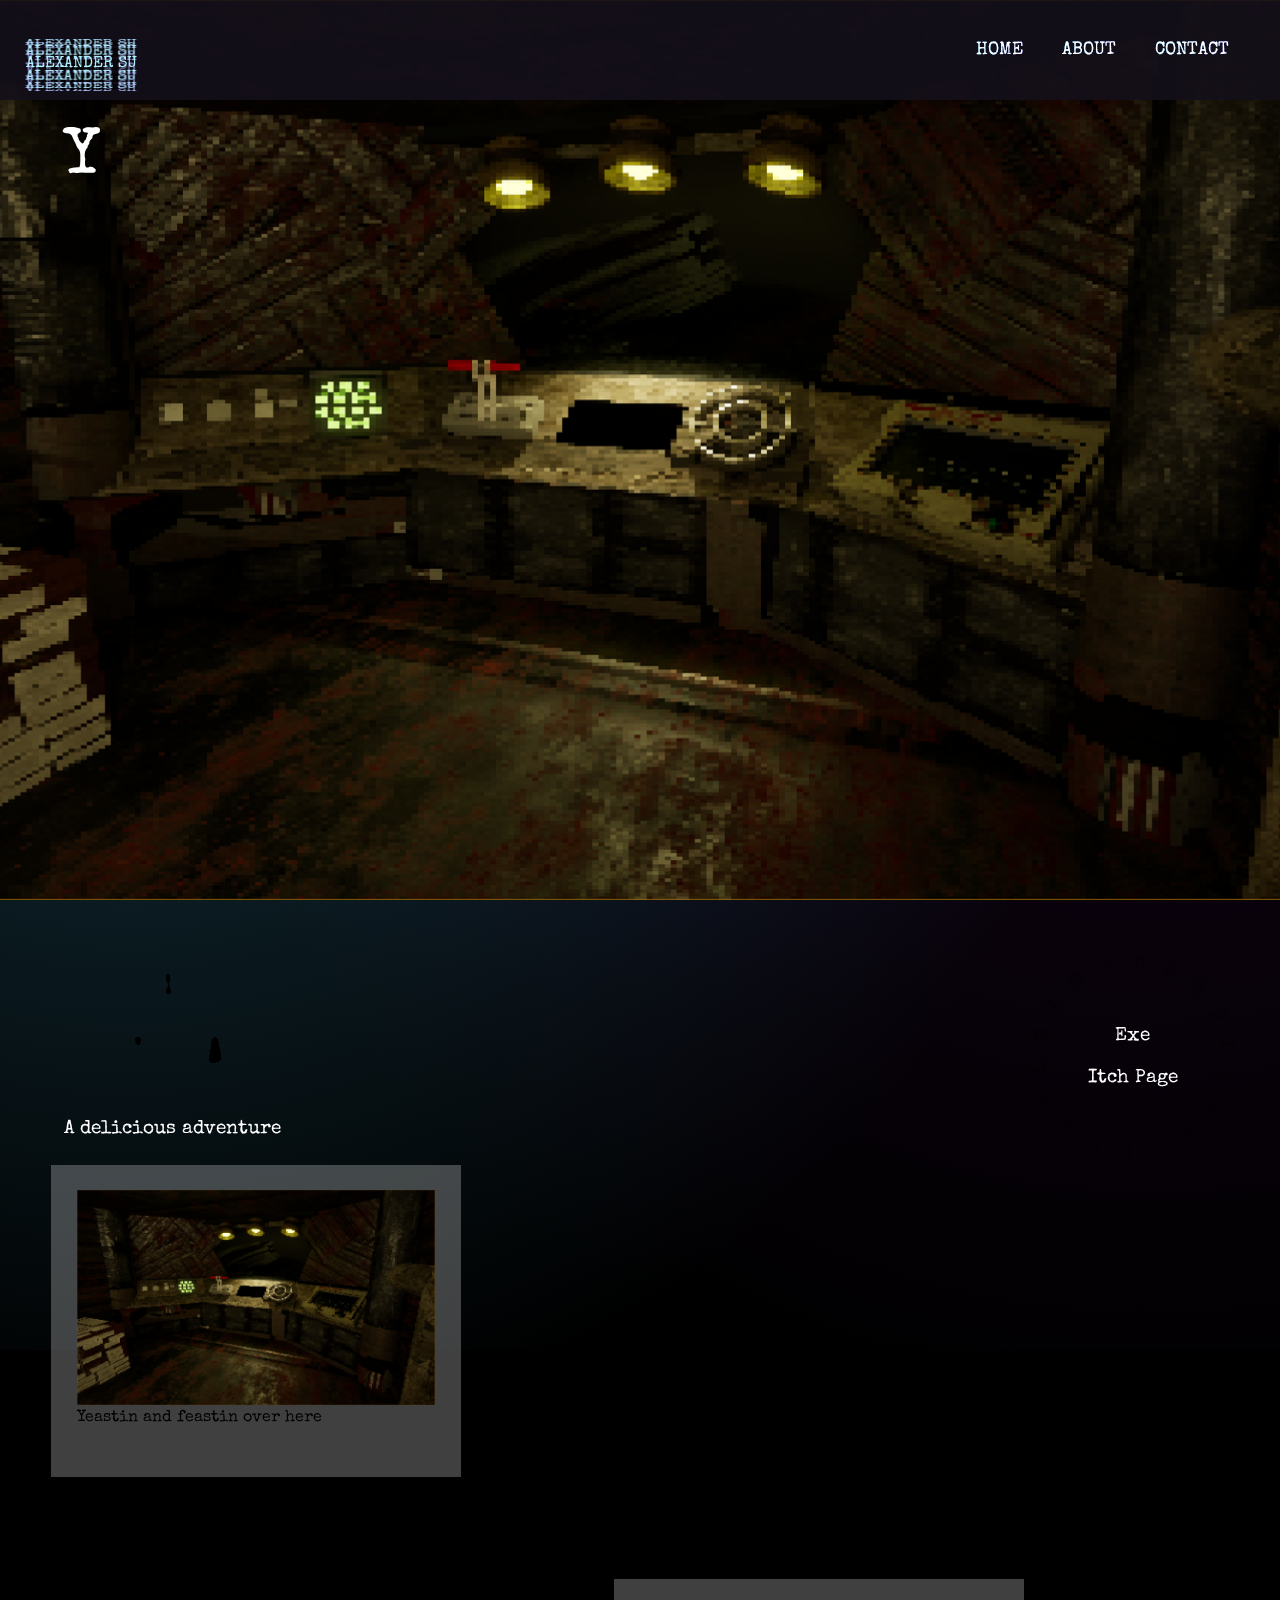
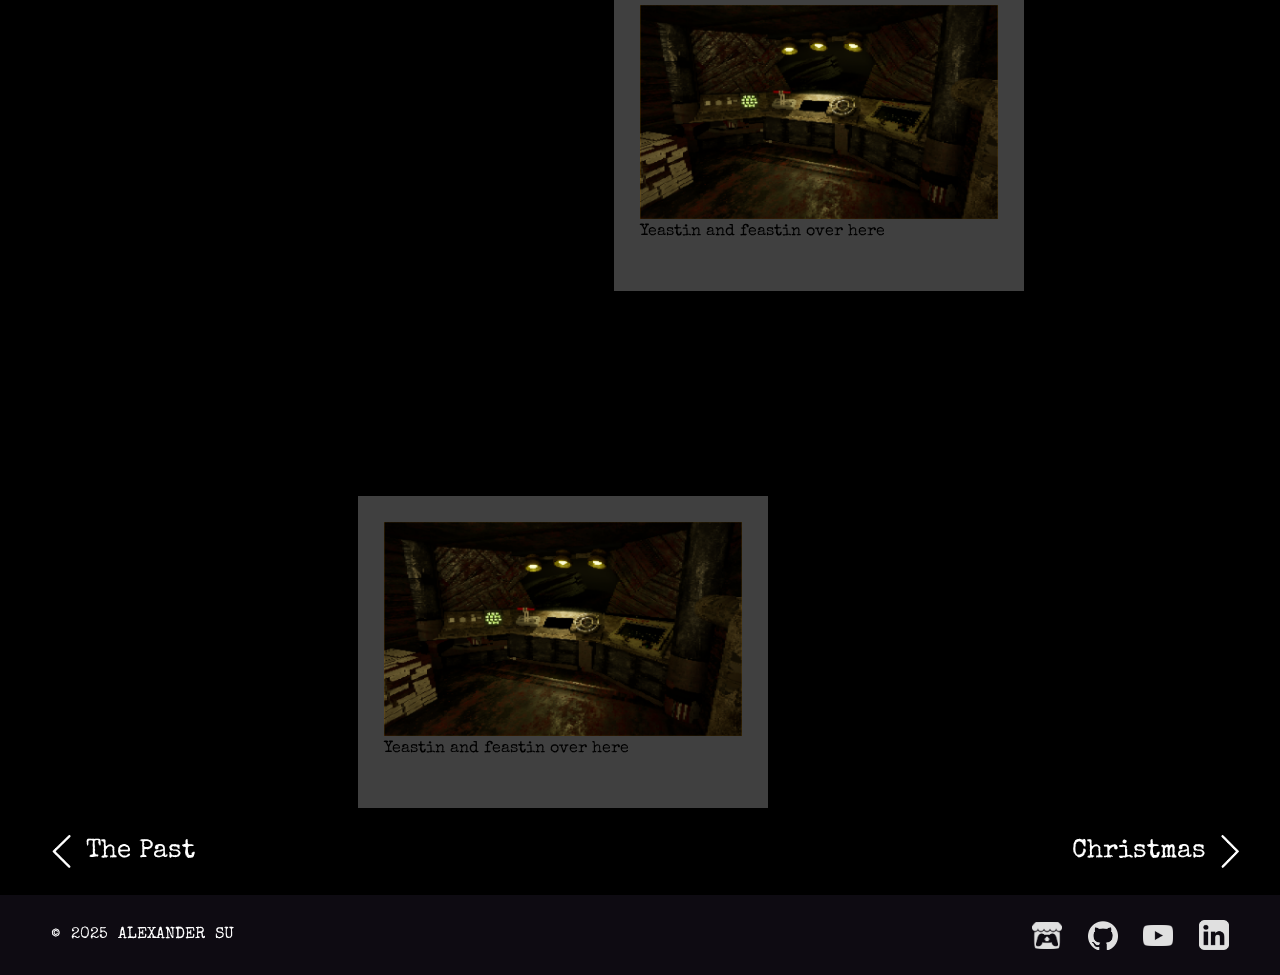
<file: YeastFeast.html>
<!DOCTYPE html>
<html lang="en">
<head>
    <meta charset="UTF-8">
    <meta name="viewport" content="width=device-width, initial-scale=1.0">
    <title>YeastFeast</title>


    <link rel="preconnect" href="https://fonts.googleapis.com">
    <link rel="preconnect" href="https://fonts.gstatic.com" crossorigin>
    <link href="https://fonts.googleapis.com/css2?family=Special+Elite&display=swap" rel="stylesheet">
  <link rel="stylesheet" crossorigin href="/assets/YeastFeast-Dfr37TDV.css">
</head>
<body>
    <header class="sticky-header">
    <nav>
        <a href="/" class="logo">
            <div class="container">
                <span style="--i:1;">ALEXANDER SU</span>
                <span style="--i:2;">ALEXANDER SU</span>
                <span style="--i:3;">ALEXANDER SU</span>
                <span style="--i:4;">ALEXANDER SU</span>
                <span style="--i:5;">ALEXANDER SU</span>
                <span style="--i:6;">ALEXANDER SU</span>
                <span style="--i:7;">ALEXANDER SU</span>
                <span style="--i:8;">ALEXANDER SU</span>
                <span style="--i:9;">ALEXANDER SU</span>
                <span style="--i:10;">ALEXANDER SU</span>
                <span style="--i:11;">ALEXANDER SU</span>
                <span style="--i:12;">ALEXANDER SU</span>
            </div>
        </a>
        <div class="links">
            <a href="/#.gallery">HOME</a>
            <a href="">ABOUT</a>
            <a href="">CONTACT</a>
        </div>
    </nav>
</header>

<style>
    .sticky-header {
        position: fixed;
        top: 0;
        left: 0;
        width: 100%;
        background-color: #141019e7;
        z-index: 10;
    }

    .sticky-header nav {
        height: 100px;
        padding: 0 4%;
        display: flex;
        justify-content: space-between;
    }

    .logo {
        display: flex;
        justify-content: center;
        align-items: center;
        margin-top: 30px;
        margin-left: 30px;
    }
    .logo .container {
        transform-style: preserve-3d;
        animation: rotate 25s linear infinite;
    }
    .logo span {
        position: absolute;
        white-space: nowrap;
        transform-style: preserve-3d;
        transform: translate(-50%, -50%) rotateX(calc(var(--i) * 30deg)) translateZ(25px);
        font-size: 1em;
        color: color-mix(in hsl, 
        #aff2ff calc(50% + 50% * cos(calc(var(--i) * 30deg))), 
        #aeaeff calc(50% - 50% * cos(calc(var(--i) * 30deg)))
    );
        background: linear-gradient(90deg, transparent, rgb(0, 0, 0), transparent);
        line-height: 0.7em;
    }
    @keyframes rotate {
        0% { transform: perspective(200px) rotateX(0deg) rotate(25deg); }
        100% { transform: perspective(200px) rotateX(360deg) rotate(25deg); }
    }

    .links {
        display: flex;
        gap: 3vw;
        align-items: center;
        position: relative;
    }

    .links a {
        color: #ffffff;
        font-size: 18px;
        text-decoration: none;
        position: relative;
        background: linear-gradient(to right, rgb(0, 195, 255), rgb(65, 58, 255), rgb(8, 195, 255));
        background-size: 200% 100%;
        -webkit-background-clip: text;
        background-clip: text;
        transition: all 0.3s ease;
        --gradient-width: 0px;
    }
    .links a:hover {
        transform: scale(1.2);
        color: transparent;
        animation: gradientPan var(--animation-duration, 2s) linear infinite;
        font-weight: 500;
    }
    .links a::before {
        content: '';
        position: absolute;
        width: 110%;
        height: 2px;
        left: -5%;
        bottom: -5px;
        background: white;
        transform: scaleX(0);
        transform-origin: left;
        transition: transform 0.4s ease-out;
    }
    .links a:hover::before {
        transform: scaleX(1);
    }
    @keyframes gradientPan {
        to { background-position: var(--gradient-width, 100%) center; }
    }
</style>

    <main>
        <div class="banner">
            <div class="title">
                <div class="name"></div>
                <div class="subtitle"></div>
            </div>
            <img src="/assets/banner-B6oU2IhB.png">
        </div>
        <div class="content">
            <div class="content-header">
                <div class="title">
                    <div class="morph">
                        <span id="text1"></span>
                        <span id="text2"></span>
                    </div>
                    <svg id="filters">
                        <defs>
                            <filter id="threshold">
                                <feColorMatrix in="SourceGraphic" type="matrix" values="1 0 0 0 0
                                                        0 1 0 0 0
                                                        0 0 1 0 0
                                                        0 0 0 255 -140" />
                            </filter>
                        </defs>
                    </svg>
                    <p class="subtitle">A delicious adventure</p>
                </div>
                <div class="download-links">                   
                    <p>DOWNLOAD - DOWNLOAD -</p>
                    <a href="">Exe</a>
                    <a href="">Itch Page</a>
                </div>
            </div>
            <div class="screenshot one">
                <img src="/assets/banner-B6oU2IhB.png">
                <p>Yeastin and feastin over here</p>
            </div>
            <div class="screenshot two">
                <img src="/assets/banner-B6oU2IhB.png">
                <p>Yeastin and feastin over here</p>
            </div>
            <div class="screenshot three">
                <img src="/assets/banner-B6oU2IhB.png">
                <p>Yeastin and feastin over here</p>
            </div>
            <div class="nav-buttons">
    <a class="nav-button" href="/">
        <img class="chev-left" src="/assets/chevron-left-Zp_tKixK.png">
        The Past
    </a>
    <a class="nav-button" href="/">
        Christmas
        <img class="chev-right" src="/assets/chevron-right-C7TtSoWZ.png">
    </a>
</div>
            <div class="grid-container"></div>
        </div>       
    </main>

    <footer class="footer">
    <nav>
		<div class="copyright">
			<span style="--i:0">&copy; &nbsp;</span>
			<span style="--i:1">2</span>
			<span style="--i:2">0</span>
			<span style="--i:3">2</span>
			<span style="--i:4">5 &nbsp;</span>
			<span style="--i:5">A</span>
			<span style="--i:6">L</span>
			<span style="--i:7">E</span>
			<span style="--i:8">X</span>
			<span style="--i:9">A</span>
			<span style="--i:10">N</span>
			<span style="--i:11">D</span>
			<span style="--i:12">E</span>
			<span style="--i:13">R &nbsp;</span>
			<span style="--i:14">S</span>
			<span style="--i:15">U</span>
		</div>
        <div class="social-media">
            <a href="https://sualexander.itch.io" target="_blank" rel="noopener noreferrer">
                <img style="mask-image: url('/assets/itch-ChVStNW1.png');">
            </a>
			<a href="https://github.com/sualexander" target="_blank" rel="noopener noreferrer">
                <img style="mask-image: url('/assets/github-BsLkggKK.png');">
            </a>
			<a href="https://www.youtube.com/@alexandersu9397" target="_blank" rel="noopener noreferrer">
                <img style="mask-image: url('/assets/youtube-qXmAa7Xs.png');">
            </a>
			<a href="https://www.linkedin.com/in/alexander-su-b9701824a" target="_blank" rel="noopener noreferrer">
                <img style="mask-image: url('/assets/linkedin-r0MfKeB5.png');">
            </a>
        </div>
    </nav>
</footer>

<style>
    .footer {
        background-color: #141019b3;
    }

    .footer nav {
		height: 80px;
        padding: 0 4%;
        display: flex;
        justify-content: space-between;
    }

	.footer .copyright {
		display: flex;
		align-items: center;
	}
    .footer span {
		pointer-events: none;
		position: relative;
		display: inline-block;
		font-size: 16px;
		color: #fff;
		animation: flip 5s infinite;
		animation-delay: calc(.15s * var(--i))
    }
	@keyframes flip {
		0%,80% { transform: rotateY(360deg) }
	}

    .social-media {
        display: flex;
        gap: 2vw;
		align-items: center;
    }

	.social-media a {
		height: 40%;
		display: flex;
		position: relative;
	}

	.social-media img {
		height: 100%;
		padding: 15px; /*hack for mask artifacts*/
		mask-size: contain;
		mask-repeat: no-repeat;
		mask-position: center;
		background: rgb(224, 224, 224);
		transition: all 0.5s ease;
	}
	.social-media img:hover {
		transform: scale(1.1);
		background: linear-gradient(to bottom, rgb(0, 200, 255), rgb(146, 13, 255), rgb(0, 200, 255));
		background-size: 100% 400%;
		animation: gradientPan2 3s linear infinite;
	}
	@keyframes gradientPan2 {
		0% { background-position: center 0%; }
		100% { background-position: center 130%; }
	}
</style>
</body>
</html>

<script>
    class TypeWriter {
        constructor(element, words, loop, options = {}) {
            this.element = element;
            this.words = words;
            this.loop = loop;
            this.part = '';
            this.i = 0;
            this.offset = 0;
            this.skipCount = 0;
            this.skipDelay = 50;
            this.forwards = true;
            this.intervalId = null;
            this.speed = options.speed;
        }

        start() {
            this.intervalID = setInterval(() => {
                if (this.forwards) {
                    if (this.offset >= this.words[this.i].length) {
                        ++this.skipCount;
                        if (this.skipCount == this.skipDelay) {
                            this.forwards = false;
                            this.skipCount = 0;
                        } else if (!this.loop && (this.i === this.words.length - 1)) {
                            this.element.setAttribute('data-text', this.part);
                            this.element.style.animation = "glitch 1.3s linear infinite";
                            clearInterval(this.intervalID);
                        }
                    }
                } else {
                    if (this.offset == 0) {
                        this.forwards = true;
                        this.i++;
                        this.offset = 0;
                        if (this.i >= this.words.length) {
                            this.i = 0;
                        }
                    }
                }

                this.part = this.words[this.i].substr(0, this.offset);
                if (this.skipCount == 0) {
                    if (this.forwards) {
                        this.offset++;
                    } else {
                        this.offset--;
                    }
                }
                this.element.textContent = this.part;
            }, this.speed);
        }
    }   

    document.addEventListener('DOMContentLoaded', () => {
        setTimeout(() => {
            const titleWriter = new TypeWriter(
                document.querySelector('.name'),
                ["YEAST FEAST"],
                false,
                {speed: 100}
            );
        titleWriter.start();
        }, 500);

        setTimeout(() => {
            const subtitleWriter = new TypeWriter(
                document.querySelector('.subtitle'),
                ["Made during Global Game Jam 2025", "A game about growing yeast, breaking bread", "A game about feeding your demons"],
                true,
                {speed: 40}
            );
            subtitleWriter.start();
        }, 2000);

        const banner = document.querySelector('.banner');
        const mainTitle = banner.querySelector('.title');
        const contentTitle = document.querySelector('.content .title');

        const bannerFadeStart = banner.offsetHeight * 0;
        const bannerFadeEnd = banner.offsetHeight * 0.45;
        const contentFadeStart = banner.offsetHeight * 0.55;
        const contentFadeEnd = banner.offsetHeight * 0.85;

        window.addEventListener('scroll', () => {
            const scale = window.scrollY * 0.0005 + 1;
            document.querySelector('.banner img').style.transform = `scale(${scale})`;

            if (scrollY <= bannerFadeEnd) {
                const bannerProgress = Math.max(0, Math.min(1, (scrollY - bannerFadeStart) / (bannerFadeEnd - bannerFadeStart)));
                mainTitle.style.transform = `translateY(${scrollY * 1.2}px)`;
                mainTitle.style.opacity = 1 - bannerProgress;
            } else {
                mainTitle.style.opacity = 0;
            }

            if (scrollY >= contentFadeStart) {
                const contentProgress = Math.max(0, Math.min(1, (scrollY - contentFadeStart) / (contentFadeEnd - contentFadeStart)));
                const offset = banner.offsetHeight * 0.3;
                contentTitle.style.transform = `translateY(${-offset + (contentProgress * offset)}px)`;
                contentTitle.style.opacity = contentProgress;
            } else {
                contentTitle.style.opacity = 0;
            }
        });
    });

    //Pixel Grid
    const PIXEL_SIZE = 32;
    const container = document.querySelector('.grid-container');
    let animationFrame;
    let pixels = [];
    let pixelStates = [];

    class PixelState {
        constructor() {
            this.nextUpdateTime = 0;
            this.updateInterval = Math.random() * 2000;
            this.hueOffset = Math.random() * 360;
            this.saturationOffset = Math.random() * 1;
            this.lightnessOffset = Math.random() * 1;
        }

        shouldUpdate(timestamp) {
            if (timestamp >= this.nextUpdateTime) {
                this.nextUpdateTime = timestamp + this.updateInterval;
                this.updateInterval = Math.random() * 1000 + 2000;
                return true;
            }
            return false;
        }
        getColor(timestamp, row, col) {
            const hue = 0 + this.hueOffset;
            
            const saturation = 60 + this.saturationOffset;
            
            const baseLightness = 50 + Math.sin(timestamp / 2400 + (row - col * .2) / 64) * 24;
            const lightness = (baseLightness + this.lightnessOffset) % 50;
            return `hsl(${hue}, ${saturation}%, ${lightness}%)`;
        }
        randomize() {
            this.hueOffset = Math.random() * 15;
            this.saturationOffset = Math.random() * 20;
            this.lightnessOffset = Math.random() * 2;
        }
    }

    function updateGrid() {
        const cols = Math.ceil(window.innerWidth / PIXEL_SIZE);
        const rows = Math.ceil(window.innerHeight / PIXEL_SIZE);
        
        container.style.gridTemplateColumns = `repeat(${cols}, ${PIXEL_SIZE}px)`;
        container.style.gridTemplateRows = `repeat(${rows}, ${PIXEL_SIZE}px)`;

        const totalPixels = rows * cols;

        while (pixels.length < totalPixels) {
            const pixel = document.createElement('div');
            pixel.className = 'pixel';
            container.appendChild(pixel);
            pixels.push(pixel);
            pixelStates.push(new PixelState());
        }       
        while (pixels.length > totalPixels) {
            const pixel = pixels.pop();
            pixelStates.pop();
            container.removeChild(pixel);
        }
    }

    function animate(timestamp) {
        const cols = Math.ceil(window.innerWidth / PIXEL_SIZE);
        
        pixels.forEach((pixel, index) => {
            const state = pixelStates[index];
            const row = Math.floor(index / cols);
            const col = index % cols;
            
            if (state.shouldUpdate(timestamp)) {
                state.randomize();
            }
            
            pixel.style.backgroundColor = state.getColor(timestamp, row, col);
        });
        
        animationFrame = requestAnimationFrame(animate);
    }

    updateGrid();
    animate(0);

    let resizeTimeout;
    window.addEventListener('resize', () => {
        clearTimeout(resizeTimeout);
        resizeTimeout = setTimeout(updateGrid, 10);
    });

    //Morph
    const elts = {
        text1: document.getElementById("text1"),
        text2: document.getElementById("text2")
    };

    const texts = [
        "YEAST FEAST",
        "FEAST OF YEAST"
    ];

    const morphTime = 1;
    const cooldownTime = 0.25;

    let textIndex = texts.length - 1;
    let time = new Date();
    let morph = 0;
    let cooldown = cooldownTime;

    elts.text1.textContent = texts[textIndex % texts.length];
    elts.text2.textContent = texts[(textIndex + 1) % texts.length];

    function doMorph() {
        morph -= cooldown;
        cooldown = 0;

        let fraction = morph / morphTime;

        if (fraction > 1) {
            cooldown = cooldownTime;
            fraction = 1;
        }

        setMorph(fraction);
    }

    function setMorph(fraction) {
        elts.text2.style.filter = `blur(${Math.min(8 / fraction - 8, 100)}px)`;
        elts.text2.style.opacity = `${Math.pow(fraction, 0.4) * 100}%`;

        fraction = 1 - fraction;
        elts.text1.style.filter = `blur(${Math.min(8 / fraction - 8, 100)}px)`;
        elts.text1.style.opacity = `${Math.pow(fraction, 0.4) * 100}%`;

        elts.text1.textContent = texts[textIndex % texts.length];
        elts.text2.textContent = texts[(textIndex + 1) % texts.length];
    }

    function doCooldown() {
        morph = 0;

        elts.text2.style.filter = "";
        elts.text2.style.opacity = "100%";

        elts.text1.style.filter = "";
        elts.text1.style.opacity = "0%";
    }

    function animateMorph() {
        requestAnimationFrame(animateMorph);

        let newTime = new Date();
        let shouldIncrementIndex = cooldown > 0;
        let dt = (newTime - time) / 1000;
        time = newTime;

        cooldown -= dt;

        if (cooldown <= 0) {
            if (shouldIncrementIndex) {
                textIndex++;
            }

            doMorph();
        } else {
            doCooldown();
        }
    }

    animateMorph();

    //Circle Text
    const text = document.querySelector('.download-links p');
    text.innerHTML = text.textContent.replace(/\S/g,"<span>$&</span>");
    const elements = document.querySelectorAll('.download-links span');
    for (let i = 0; i < elements.length; ++i)
    {
        elements[i].style.transform = "rotate("+i*20+"deg)";
    }

    document.querySelectorAll('.download-links a').forEach(link => {
        link.addEventListener('mouseenter', () => {
            text.style.animationPlayState = 'paused';
        });
        link.addEventListener('mouseleave', () => {
            text.style.animationPlayState = 'running';
        });
    });

</script>
</file>
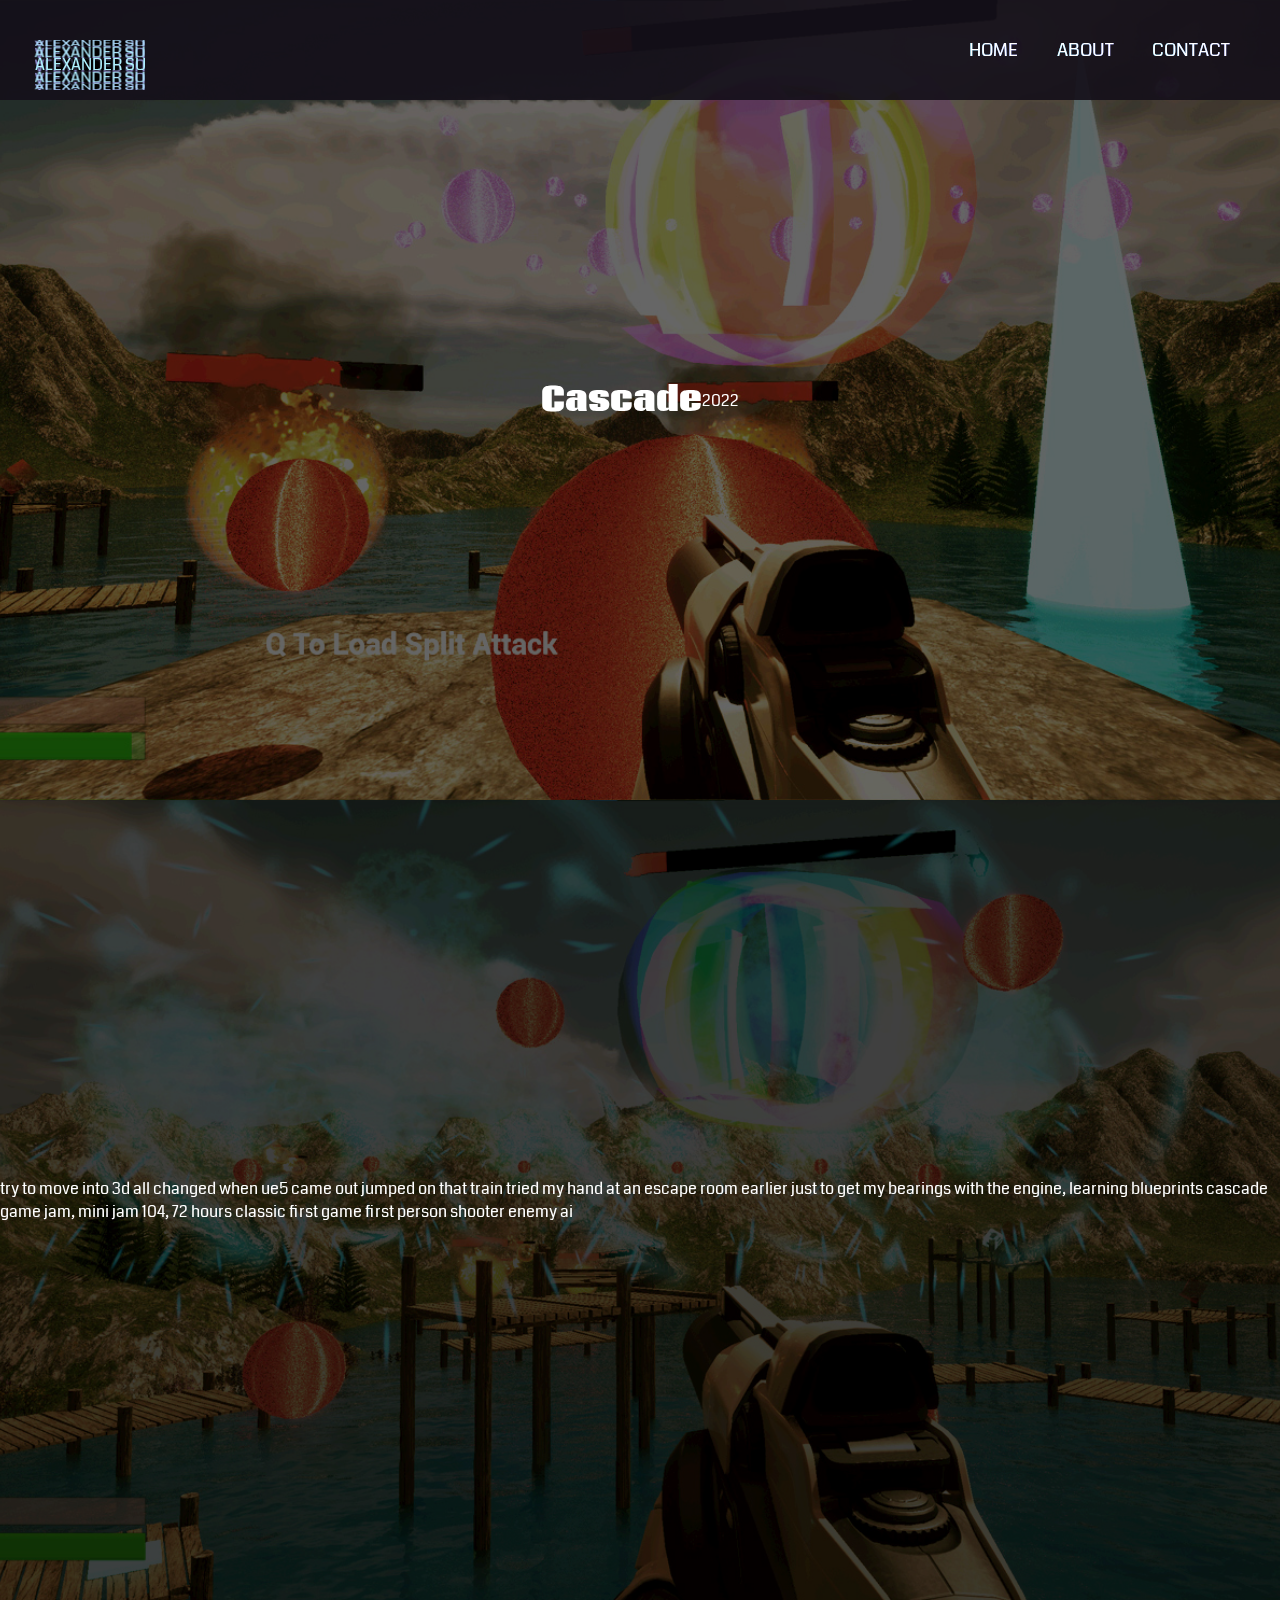
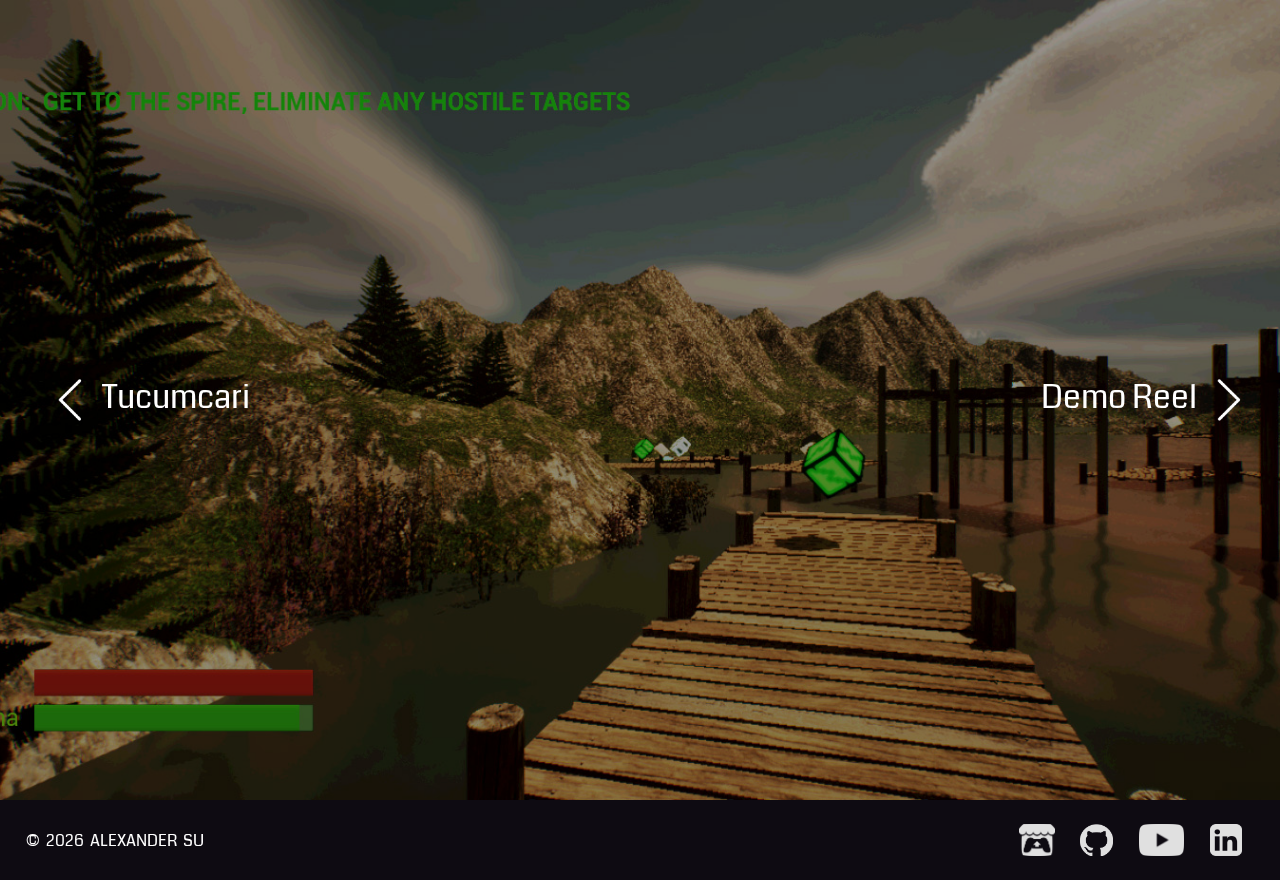
<file: src/ALongTimeAgo/Cascade.html>
<!DOCTYPE html>
<html lang="en">

<head>
	<meta charset="UTF-8">
	<meta name="viewport" content="width=device-width, initial-scale=1.0">
	<title>Cascade</title>

	<link rel="preconnect" href="https://fonts.googleapis.com">
	<link rel="preconnect" href="https://fonts.gstatic.com" crossorigin>
	<link href="https://fonts.googleapis.com/css2?family=Coda:wght@400;800&display=swap" rel="stylesheet">
  <link rel="stylesheet" crossorigin href="/assets/baseStyle-BDs3jilJ.css">
</head>

<body style="font-family: 'Coda', system-ui">
	<header class="sticky-header">
    <nav>
        <a href="/" class="logo">
            <div class="container">
                <span style="--i:1;">ALEXANDER SU</span>
                <span style="--i:2;">ALEXANDER SU</span>
                <span style="--i:3;">ALEXANDER SU</span>
                <span style="--i:4;">ALEXANDER SU</span>
                <span style="--i:5;">ALEXANDER SU</span>
                <span style="--i:6;">ALEXANDER SU</span>
                <span style="--i:7;">ALEXANDER SU</span>
                <span style="--i:8;">ALEXANDER SU</span>
                <span style="--i:9;">ALEXANDER SU</span>
                <span style="--i:10;">ALEXANDER SU</span>
                <span style="--i:11;">ALEXANDER SU</span>
                <span style="--i:12;">ALEXANDER SU</span>
            </div>
        </a>
        <div class="links">
            <a href="/#.gallery">HOME</a>
            <a href="">ABOUT</a>
            <a href="">CONTACT</a>
        </div>
    </nav>
</header>

<style>
    .sticky-header {
        position: fixed;
        top: 0;
        left: 0;
        width: 100%;
        background-color: #141019e7;
        z-index: 11;
        pointer-events: none;
    }

    .sticky-header nav {
        height: 100px;
        padding: 0 clamp(20px, 4%, 50px) 0 60px;
        display: flex;
        justify-content: space-between;
    }

    .logo {
        display: flex;
        justify-content: center;
        align-items: center;
        margin-top: 30px;
        margin-left: 30px;
        pointer-events: auto;
    }
    .logo .container {
        transform-style: preserve-3d;
        animation: rotate 25s linear infinite;
    }
    .logo span {
        position: absolute;
        white-space: nowrap;
        transform-style: preserve-3d;
        transform: translate(-50%, -50%) rotateX(calc(var(--i) * 30deg)) translateZ(25px);
        font-size: 1em;
        color: color-mix(in hsl, 
        #aff2ff calc(50% + 50% * cos(calc(var(--i) * 30deg))), 
        #aeaeff calc(50% - 50% * cos(calc(var(--i) * 30deg)))
    );
        background: linear-gradient(90deg, transparent, rgb(0, 0, 0), transparent);
        line-height: 0.7em;
    }
    @keyframes rotate {
        0% { transform: perspective(200px) rotateX(0deg) rotate(25deg); }
        100% { transform: perspective(200px) rotateX(360deg) rotate(25deg); }
    }

    .links {
        display: flex;
        gap: clamp(10px, 3vw, 50px);
        align-items: center;
        position: relative;
        pointer-events: auto;
    }

    .links a {
        color: #ffffff;
        font-size: 18px;
        text-decoration: none;
        position: relative;
        background: linear-gradient(to right, rgb(0, 195, 255), rgb(65, 58, 255), rgb(8, 195, 255));
        background-size: 200% 100%;
        -webkit-background-clip: text;
        background-clip: text;
        transition: all 0.3s ease;
        --gradient-width: 0px;
    }
    .links a:hover {
        transform: scale(1.2);
        color: transparent;
        animation: gradientPan var(--animation-duration, 2s) linear infinite;
        font-weight: 500;
    }
    .links a::before {
        content: '';
        position: absolute;
        width: 110%;
        height: 2px;
        left: -5%;
        bottom: -5px;
        background: white;
        transform: scaleX(0);
        transform-origin: left;
        transition: transform 0.4s ease-out;
    }
    .links a:hover::before {
        transform: scaleX(1);
    }
    @keyframes gradientPan {
        to { background-position: var(--gradient-width, 100%) center; }
    }
</style>

<script>
	const stickyHeader = document.querySelector('.sticky-header');
	window.addEventListener('scroll', () => {
		const opacity = Math.max(0.8, 1 - window.scrollY / 2400);
		stickyHeader.style.backgroundColor = `rgba(20, 16, 25, ${opacity * 0.9})`;
	});

	document.querySelectorAll('.links a').forEach(link => {
		const width = link.offsetWidth;
		link.style.setProperty('--gradient-width', `${width * 2}px`);
		link.style.setProperty('--animation-duration', `${width * 0.025}s`);
	});
</script>

	<main>
		<section class="section" style="background-image: url('/assets/ALongTimeAgo/Cascade/Spire.jpg'); min-height: 800px;">
			<div class="section-overlay" style="--overlay: 0.6"></div>
			<div class="section-text">
				<h1 class="arcade-title">Cascade</h1>
				<p class="arcade-subtitle">2022</p>
			</div>
		</section>

		<section class="section" style="background-image: url('/assets/ALongTimeAgo/Cascade/Boss.jpg'); min-height: 800px">
			<div class="section-overlay" style="--overlay: 0.75"></div>
			<div class="section-text">
				<p>
					try to move into 3d

					all changed when ue5 came out jumped on that train

					tried my hand at an escape room earlier just to get my bearings with the engine, learning blueprints


					cascade game jam, mini jam 104, 72 hours


					classic first game first person shooter
					enemy ai 

				</p>
			</div>
		</section>

		<section class="section" style="background-image: url('/assets/ALongTimeAgo/Cascade/Mission.jpg'); min-height: 800px">
			<div class="section-overlay" style="--overlay: 0.4"></div>

			<div class="section-text">
			</div>

			<div style="width: 100%; z-index: 1;">
				<div class="nav-buttons">
	<a class="nav-button" href="/src/ALongTimeAgo/Tucumcari.html">
		<img class="chev-left" src="/assets/Home/chevron-left.png">
		<span>Tucumcari</span>
	</a>
	<a class="nav-button" href="/src/ALongTimeAgo/DemoReel.html">
		<span>Demo Reel</span>
		<img class="chev-right" src="/assets/Home/chevron-right.png">
	</a>
</div>

<style>
	.nav-buttons {
		width: 100%;
		display: flex;
		justify-content: space-between;
		padding: 3%;
	}

	.nav-button {
		white-space: nowrap;
		text-decoration: none;
		color: rgb(255, 255, 255);
		font-size: clamp(24px, 2.5vw, 36px);
		display: flex;
		align-items: center;
		transition: all 0.3s ease;
	}
	.nav-button:hover {
		opacity: 0.7;
	}
	.nav-button img {
		height: clamp(36px, 3.5vw, 48px);
		padding: 0 5%;
	}
	.nav-button span {
		transform: translateY(-0.08em);
	}

	.chev-left,
	.chev-right {
		transition: all 0.3s ease;
	}

	.nav-button:hover .chev-left {
		animation: bounceLeft 1.6s ease-in-out infinite;
	}

	.nav-button:hover .chev-right {
		animation: bounceRight 1.6s ease-in-out infinite;
	}

	@keyframes bounceLeft {
		0%	{ transform: translateX(0); }
		25%	{ transform: translateX(-16%); }
		40%	{ transform: translateX(-5%); }
		65%	{ transform: translateX(-12%); }
		85%	{ transform: translateX(-3%); }
		100%	{ transform: translateX(0); }
	}

	@keyframes bounceRight {
		0%	{ transform: translateX(0); }
		25%	{ transform: translateX(16%); }
		40%	{ transform: translateX(5%); }
		65%	{ transform: translateX(12%); }
		85%	{ transform: translateX(3%); }
		100%	{ transform: translateX(0); }
	}
</style>
			</div>
		</section>
	</main>

	<footer class="footer">
    	<nav>
		<div class="copyright">
			<span style="--i:0">&copy; &nbsp;</span>
			<span style="--i:1">2</span>
			<span style="--i:2">0</span>
			<span style="--i:3">2</span>
			<span style="--i:4">6 &nbsp;</span>
			<span style="--i:5">A</span>
			<span style="--i:6">L</span>
			<span style="--i:7">E</span>
			<span style="--i:8">X</span>
			<span style="--i:9">A</span>
			<span style="--i:10">N</span>
			<span style="--i:11">D</span>
			<span style="--i:12">E</span>
			<span style="--i:13">R &nbsp;</span>
			<span style="--i:14">S</span>
			<span style="--i:15">U</span>
		</div>
	<div class="social-media">
		<a href="https://sualexander.itch.io" target="_blank" rel="noopener noreferrer">
			<img style="mask-image: url('/assets/Home/itch.png');">
		</a>
		<a href="https://github.com/sualexander" target="_blank" rel="noopener noreferrer">
			<img style="mask-image: url('/assets/Home/github.png');">
		</a>
		<a href="https://www.youtube.com/@alexandersu9397" target="_blank" rel="noopener noreferrer">
			<img style="mask-image: url('/assets/Home/youtube.png');">
		</a>
		<a href="https://www.linkedin.com/in/alexander-su-b9701824a" target="_blank" rel="noopener noreferrer">
			<img style="mask-image: url('/assets/Home/linkedin.png');">
		</a>
		</div>
	</nav>
</footer>

<script>
	document.querySelectorAll('.social-media img').forEach(img => {
		const computedStyle = window.getComputedStyle(img);
		const maskImage = computedStyle.maskImage;
		const imageUrl = maskImage.replace(/^url\(['"](.+)['"]\)$/, '$1');

		const temp = new Image();
		temp.src = imageUrl;
		temp.onload = () => {
			const aspectRatio = temp.naturalWidth / temp.naturalHeight;
			img.style.width = `${32 * aspectRatio}px`;
		};
	});
</script>

<style>
	.footer {
		background-color: #141019b3;
	}

	.footer nav {
		height: 80px;
		padding: 0 3% 0 2%;
		display: flex;
		justify-content: space-between;
	}

	.footer .copyright {
		display: flex;
		align-items: center;
	}
	.footer span {
		pointer-events: none;
		position: relative;
		display: inline-block;
		font-size: 16px;
		font-weight: 400;
		color: #fff;
		animation: flip 10s infinite;
		animation-delay: calc(0.08s * var(--i))
	}
	@keyframes flip {
		0%,80% { transform: rotateY(360deg) }
	}

	.social-media {
		display: flex;
		gap: 2vw;
		align-items: center;
	}

	.social-media a {
		height: 40%;
		display: flex;
		position: relative;
	}

	.social-media img {
		height: 100%;
		padding: 15px; /*hack for mask artifacts*/
		mask-size: contain;
		mask-repeat: no-repeat;
		mask-position: center;
		background: rgb(224, 224, 224);
		transition: all 0.5s ease;
	}
	.social-media img:hover {
		transform: scale(1.1);
		background: linear-gradient(to bottom, rgb(0, 200, 255), rgb(146, 13, 255), rgb(0, 200, 255));
		background-size: 100% 400%;
		animation: gradientPan2 3s linear infinite;
	}
	@keyframes gradientPan2 {
		0% { background-position: center 0%; }
		100% { background-position: center 130%; }
	}
</style>
</body>
</html>
</file>
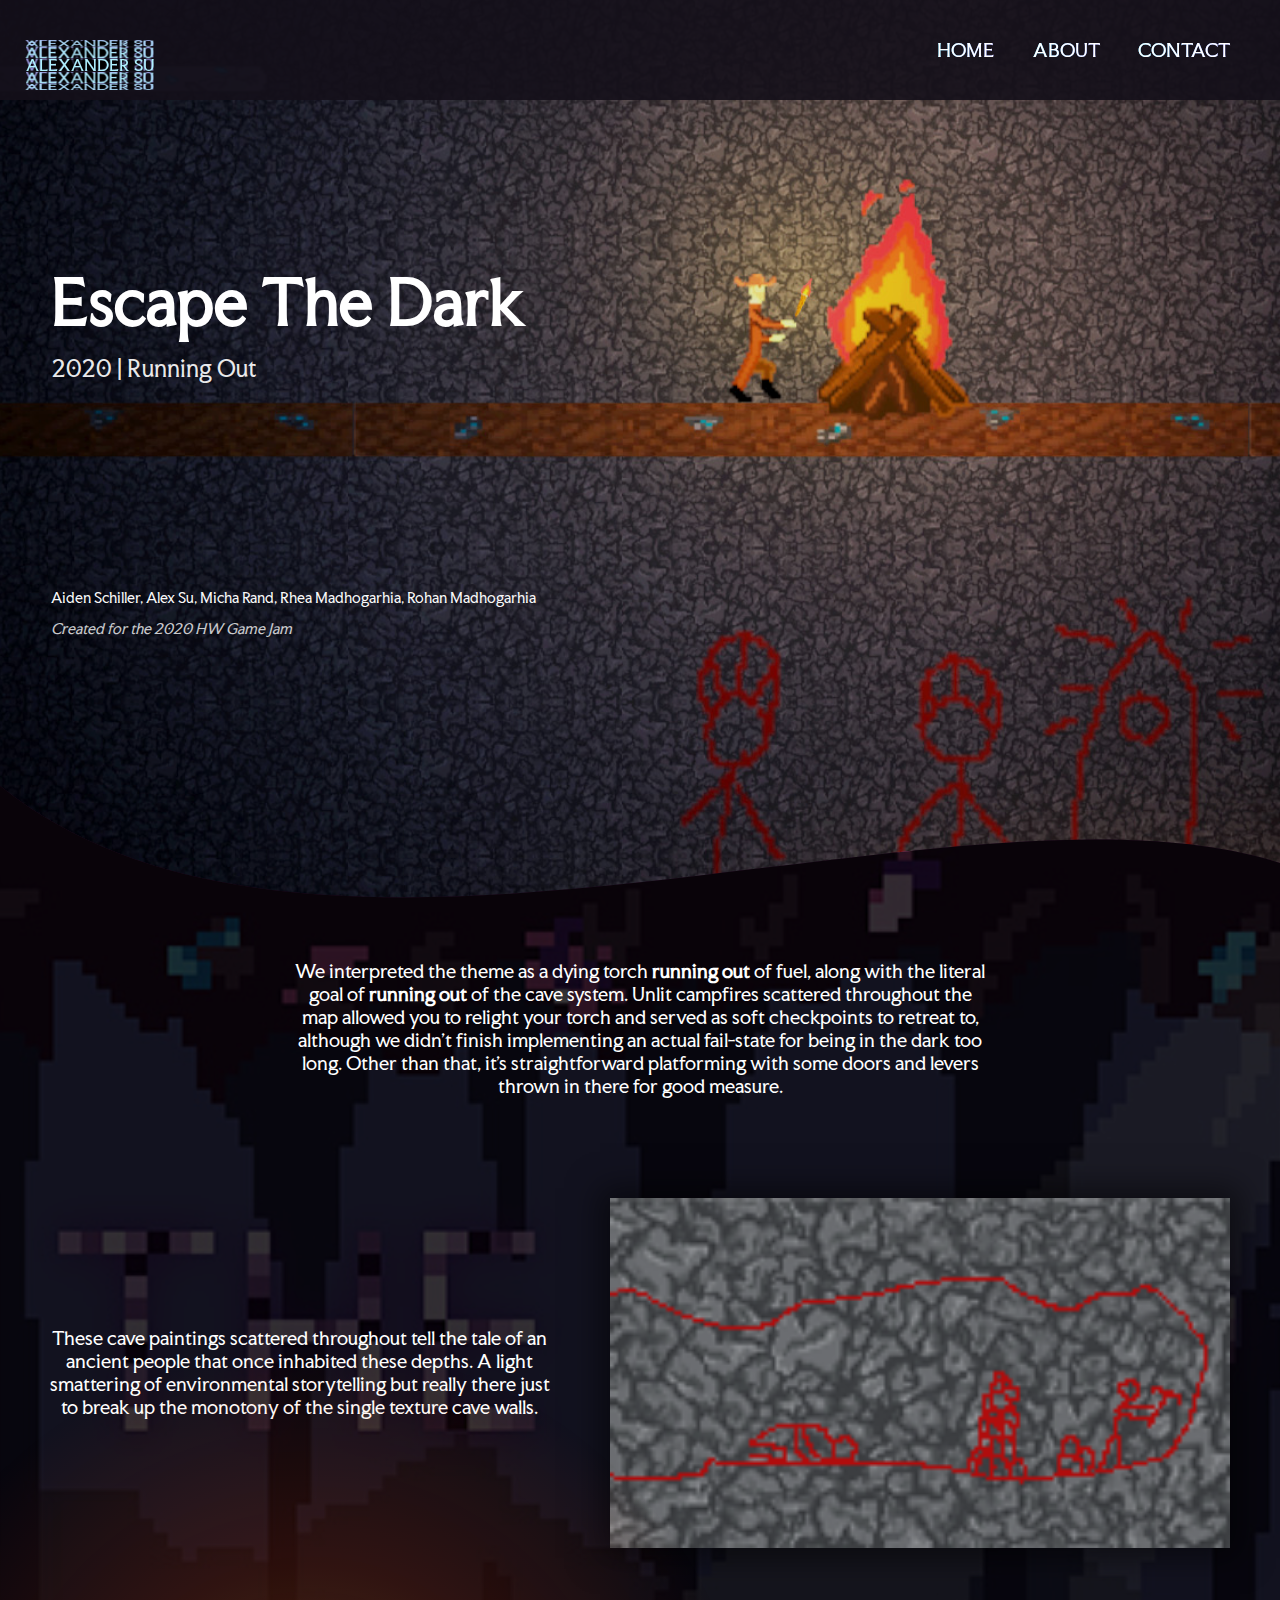
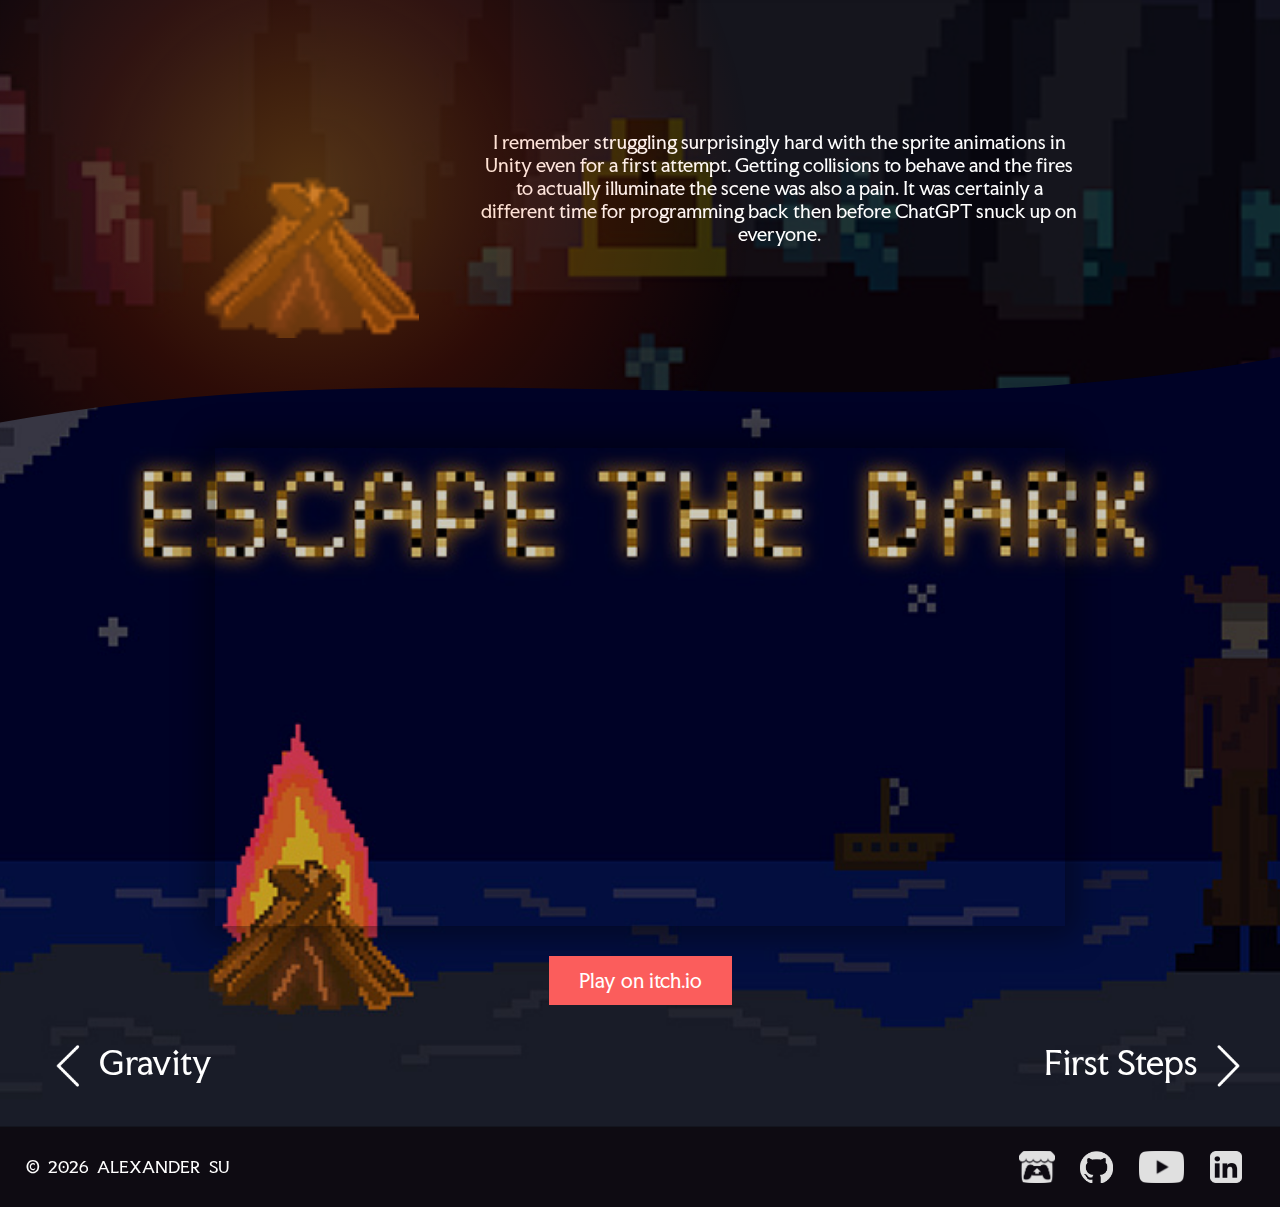
<file: src/ALongTimeAgo/EscapeTheDark.html>
<!DOCTYPE html>
<html lang="en">

<head>
	<meta charset="UTF-8">
	<meta name="viewport" content="width=device-width, initial-scale=1.0">
	<title>Escape The Dark</title>


	<style>
		.wave-top {
			clip-path: url(#waveClip);
			margin-top: -140px;
			padding-top: 140px;
		}
		.wave-top-2 {
			clip-path: url(#waveClip2);
			margin-top: -140px;
			padding-top: 140px;
		}

		@keyframes fire {
			from { background-position: 0 0; }
			to { background-position: -1800% 0; }
		}
		.fire {
			background-image: url('/assets/ALongTimeAgo/EscapeTheDark/FireSheet.png');
			background-size: 1800% 100%;
			animation: fire 2s steps(18) infinite;
			aspect-ratio: 8 / 11;
			height: 300px;
			position: relative;
		}
		.fire::after {
			content: '';
			position: absolute;
			top: 50%;
			left: 50%;
			width: 400%;
			height: 400%;
			transform: translate(-50%, -50%);
			background: radial-gradient(circle, rgba(255, 148, 25, 0.3) 0%, rgba(255, 64, 0, 0.15) 30%, transparent 60%);
			animation: glow 2s ease-in-out infinite;
			pointer-events: none;
		}
		@keyframes glow {
			0%, 100% { opacity: 0.1; transform: translate(-50%, -50%) scale(0.8); }
			50% { opacity: 0.8; transform: translate(-50%, -50%) scale(1.15); }
		}
		@keyframes paintings {
			from { background-position: 0 0; }
			to { background-position: -500% 0; }
		}
		.paintings {
			background-image: url('/assets/ALongTimeAgo/EscapeTheDark/CavePaintings.png');
			background-size: 500% 100%;
			animation: paintings 12s steps(5) infinite;
			aspect-ratio: 55 / 31;
			height: 350px;
			box-shadow: 0 0 30px 10px rgba(0, 0, 0, 0.5);
		}
	</style>

	<link rel="preconnect" href="https://fonts.googleapis.com">
	<link rel="preconnect" href="https://fonts.gstatic.com" crossorigin>
	<link href="https://fonts.googleapis.com/css2?family=Faculty+Glyphic&display=swap" rel="stylesheet">
  <link rel="stylesheet" crossorigin href="/assets/baseStyle-Dd8O5InU.css">
</head>

<body style="font-family: 'Faculty Glyphic', sans-serif; font-weight: 400;">
	<header class="sticky-header">
    <nav>
        <a href="/" class="logo">
            <div class="container">
                <span style="--i:1;">ALEXANDER SU</span>
                <span style="--i:2;">ALEXANDER SU</span>
                <span style="--i:3;">ALEXANDER SU</span>
                <span style="--i:4;">ALEXANDER SU</span>
                <span style="--i:5;">ALEXANDER SU</span>
                <span style="--i:6;">ALEXANDER SU</span>
                <span style="--i:7;">ALEXANDER SU</span>
                <span style="--i:8;">ALEXANDER SU</span>
                <span style="--i:9;">ALEXANDER SU</span>
                <span style="--i:10;">ALEXANDER SU</span>
                <span style="--i:11;">ALEXANDER SU</span>
                <span style="--i:12;">ALEXANDER SU</span>
            </div>
        </a>
        <div class="links">
            <a href="/#.gallery">HOME</a>
            <a href="">ABOUT</a>
            <a href="">CONTACT</a>
        </div>
    </nav>
</header>

<style>
    .sticky-header {
        position: fixed;
        top: 0;
        left: 0;
        width: 100%;
        background-color: #141019e7;
        z-index: 10;
    }

    .sticky-header nav {
        height: 100px;
        padding: 0 clamp(20px, 4%, 50px) 0 60px;
        display: flex;
        justify-content: space-between;
    }

    .logo {
        display: flex;
        justify-content: center;
        align-items: center;
        margin-top: 30px;
        margin-left: 30px;
    }
    .logo .container {
        transform-style: preserve-3d;
        animation: rotate 25s linear infinite;
    }
    .logo span {
        position: absolute;
        white-space: nowrap;
        transform-style: preserve-3d;
        transform: translate(-50%, -50%) rotateX(calc(var(--i) * 30deg)) translateZ(25px);
        font-size: 1em;
        color: color-mix(in hsl, 
        #aff2ff calc(50% + 50% * cos(calc(var(--i) * 30deg))), 
        #aeaeff calc(50% - 50% * cos(calc(var(--i) * 30deg)))
    );
        background: linear-gradient(90deg, transparent, rgb(0, 0, 0), transparent);
        line-height: 0.7em;
    }
    @keyframes rotate {
        0% { transform: perspective(200px) rotateX(0deg) rotate(25deg); }
        100% { transform: perspective(200px) rotateX(360deg) rotate(25deg); }
    }

    .links {
        display: flex;
        gap: clamp(10px, 3vw, 50px);
        align-items: center;
        position: relative;
    }

    .links a {
        color: #ffffff;
        font-size: 18px;
        text-decoration: none;
        position: relative;
        background: linear-gradient(to right, rgb(0, 195, 255), rgb(65, 58, 255), rgb(8, 195, 255));
        background-size: 200% 100%;
        -webkit-background-clip: text;
        background-clip: text;
        transition: all 0.3s ease;
        --gradient-width: 0px;
    }
    .links a:hover {
        transform: scale(1.2);
        color: transparent;
        animation: gradientPan var(--animation-duration, 2s) linear infinite;
        font-weight: 500;
    }
    .links a::before {
        content: '';
        position: absolute;
        width: 110%;
        height: 2px;
        left: -5%;
        bottom: -5px;
        background: white;
        transform: scaleX(0);
        transform-origin: left;
        transition: transform 0.4s ease-out;
    }
    .links a:hover::before {
        transform: scaleX(1);
    }
    @keyframes gradientPan {
        to { background-position: var(--gradient-width, 100%) center; }
    }
</style>

<script>
	const stickyHeader = document.querySelector('.sticky-header');
	window.addEventListener('scroll', () => {
		const opacity = Math.max(0.8, 1 - window.scrollY / 2400);
		stickyHeader.style.backgroundColor = `rgba(20, 16, 25, ${opacity * 0.9})`;
	});

	document.querySelectorAll('.links a').forEach(link => {
		const width = link.offsetWidth;
		link.style.setProperty('--gradient-width', `${width * 2}px`);
		link.style.setProperty('--animation-duration', `${width * 0.025}s`);
	});
</script>

	<main>
		<svg width="0" height="0" style="position: absolute;">
			<defs>
				<clipPath id="waveClip" clipPathUnits="objectBoundingBox">
					<path d="M0,0.02 C0.25,0.22 0.75,0 1,0.08 L1,1 L0,1 Z"/>
				</clipPath>
				<clipPath id="waveClip2" clipPathUnits="objectBoundingBox">
					<path d="M0,0.14 C0.35,0.04 0.65,0.16 1,0.06 L1,1 L0,1 Z"/>
				</clipPath>
			</defs>
		</svg>

		<section class="section" style="background-image: url('/assets/ALongTimeAgo/EscapeTheDark/Fire.jpg'); --height: 900px; justify-content: flex-start; padding: 60px 4vw;">
			<div class="section-overlay" style="--overlay: 0.1"></div>

			<div class="section-text" style="flex-direction: column; align-items: flex-start; gap: 12px">
				<h1 style="font-size: clamp(38px, 6vw, 60px); font-weight: 750;">Escape The Dark</h1>
				<p style="font-size: clamp(14px, 2.3vw, 22px); padding: 1px; color: #ffffffe9">2020 | Running Out</p>
				<div style="height: 180px;"></div>
				<p style="font-size: clamp(10px, 1.2vw, 14px); color: #fffffff8">Aiden Schiller, Alex Su, Micha Rand, Rhea Madhogarhia, Rohan Madhogarhia</p>
				<i style="font-size: clamp(10px, 1.2vw, 14px); color: #ffffffc8">Created for the 2020 HW Game Jam</i>
			</div>
		</section>

		<section class="section wave-top" style="background-image: url('/assets/ALongTimeAgo/EscapeTheDark/End.jpg'); --height: auto; flex-direction: column; text-align: center; font-size: 1.1em">
			<div class="section-overlay" style="--overlay: 0.8"></div>
			<div class="section-text" style="width: 100%; justify-content: center; padding: 60px">
				<p style="max-width: 700px;">
					We interpreted the theme as a dying torch <b>running out</b> of fuel, along with the literal goal of <b>running out</b> of the cave system.
					Unlit campfires scattered throughout the map allowed you to relight your torch and served as soft checkpoints to retreat to, 
					although we didn't finish implementing an actual fail-state for being in the dark too long. 
					Other than that, it's straightforward platforming with some doors and levers thrown in there for good measure.
				</p>
			</div>

			<div class="section-text" style="width: 100%; min-height: 400px; justify-content: center; gap: 60px; padding: 40px;">
				<p style="max-width: 500px">
					These cave paintings scattered throughout tell the tale of an ancient people that once inhabited these depths.
					A light smattering of environmental storytelling but really there just to break up the monotony of the single texture cave walls.
				</p>
				<div class="paintings"></div>
			</div>

			<div class="section-text" style="width: 100%; min-height: 400px; justify-content: center; gap: 60px; padding: 40px;">
				<div class="fire"></div>
				<p style="max-width: 600px;">
					I remember struggling surprisingly hard with the sprite animations in Unity even for a first attempt.
					Getting collisions to behave and the fires to actually illuminate the scene was also a pain.
					It was certainly a different time for programming back then before ChatGPT snuck up on everyone.
				</p>
			</div>

			<div style="height: 60px;"></div>
		</section>

		<section class="section wave-top-2" style="background-image: url('/assets/ALongTimeAgo/EscapeTheDark/Title.jpg'); --height: auto; flex-direction: column;">
			<div class="section-overlay" style="--overlay: 0.2"></div>

			<div style="width: 100%; max-width: 850px; aspect-ratio: 16/9; z-index: 1;">
				<iframe
					width="100%"
					height="100%"
					src="https://www.youtube.com/embed/iNX4EOyGSsQ?loop=1&playlist=iNX4EOyGSsQ&rel=0"
					allowfullscreen
					style="border: none; box-shadow: 0 0 30px 10px rgba(0, 0, 0, 0.4);">
				</iframe>
			</div>

			<a href="https://sualexander.itch.io/escape-the-dark" target="_blank" class="button" style="z-index: 1; margin-top: 30px; padding: 12px 30px; background-color: #fb5d5c; font-size: 1.2em;">
				Play on itch.io
			</a>

			<div style="width: 100%; z-index: 1;">
				<div class="nav-buttons">
	<a class="nav-button" href="/src/ALongTimeAgo/Gravity.html">
		<img class="chev-left" src="/assets/Home/chevron-left.png">
		<span>Gravity</span>
	</a>
	<a class="nav-button" href="/src/ALongTimeAgo/FirstSteps.html">
		<span>First Steps</span>
		<img class="chev-right" src="/assets/Home/chevron-right.png">
	</a>
</div>

<style>
	.nav-buttons {
		width: 100%;
		display: flex;
		justify-content: space-between;
		padding: 3%;
	}

	.nav-button {
		white-space: nowrap;
		text-decoration: none;
		color: rgb(255, 255, 255);
		font-size: clamp(24px, 2.5vw, 36px);
		display: flex;
		align-items: center;
		transition: all 0.3s ease;
	}
	.nav-button:hover {
		opacity: 0.7;
	}
	.nav-button img {
		height: clamp(36px, 3.5vw, 48px);
		padding: 0 5%;
	}
	.nav-button span {
		transform: translateY(-0.08em);
	}

	.chev-left,
	.chev-right {
		transition: all 0.3s ease;
	}

	.nav-button:hover .chev-left {
		animation: bounceLeft 1.6s ease-in-out infinite;
	}

	.nav-button:hover .chev-right {
		animation: bounceRight 1.6s ease-in-out infinite;
	}

	@keyframes bounceLeft {
		0%	{ transform: translateX(0); }
		25%	{ transform: translateX(-16%); }
		40%	{ transform: translateX(-5%); }
		65%	{ transform: translateX(-12%); }
		85%	{ transform: translateX(-3%); }
		100%	{ transform: translateX(0); }
	}

	@keyframes bounceRight {
		0%	{ transform: translateX(0); }
		25%	{ transform: translateX(16%); }
		40%	{ transform: translateX(5%); }
		65%	{ transform: translateX(12%); }
		85%	{ transform: translateX(3%); }
		100%	{ transform: translateX(0); }
	}
</style>
			</div>
		</section>
	</main>

	<footer class="footer">
    	<nav>
		<div class="copyright">
			<span style="--i:0">&copy; &nbsp;</span>
			<span style="--i:1">2</span>
			<span style="--i:2">0</span>
			<span style="--i:3">2</span>
			<span style="--i:4">6 &nbsp;</span>
			<span style="--i:5">A</span>
			<span style="--i:6">L</span>
			<span style="--i:7">E</span>
			<span style="--i:8">X</span>
			<span style="--i:9">A</span>
			<span style="--i:10">N</span>
			<span style="--i:11">D</span>
			<span style="--i:12">E</span>
			<span style="--i:13">R &nbsp;</span>
			<span style="--i:14">S</span>
			<span style="--i:15">U</span>
		</div>
	<div class="social-media">
		<a href="https://sualexander.itch.io" target="_blank" rel="noopener noreferrer">
			<img style="mask-image: url('/assets/Home/itch.png');">
		</a>
		<a href="https://github.com/sualexander" target="_blank" rel="noopener noreferrer">
			<img style="mask-image: url('/assets/Home/github.png');">
		</a>
		<a href="https://www.youtube.com/@alexandersu9397" target="_blank" rel="noopener noreferrer">
			<img style="mask-image: url('/assets/Home/youtube.png');">
		</a>
		<a href="https://www.linkedin.com/in/alexander-su-b9701824a" target="_blank" rel="noopener noreferrer">
			<img style="mask-image: url('/assets/Home/linkedin.png');">
		</a>
		</div>
	</nav>
</footer>

<script>
	document.querySelectorAll('.social-media img').forEach(img => {
		const computedStyle = window.getComputedStyle(img);
		const maskImage = computedStyle.maskImage;
		const imageUrl = maskImage.replace(/^url\(['"](.+)['"]\)$/, '$1');

		const temp = new Image();
		temp.src = imageUrl;
		temp.onload = () => {
			const aspectRatio = temp.naturalWidth / temp.naturalHeight;
			img.style.width = `${32 * aspectRatio}px`;
		};
	});
</script>

<style>
	.footer {
		background-color: #141019b3;
	}

	.footer nav {
		height: 80px;
		padding: 0 3% 0 2%;
		display: flex;
		justify-content: space-between;
	}

	.footer .copyright {
		display: flex;
		align-items: center;
	}
	.footer span {
		pointer-events: none;
		position: relative;
		display: inline-block;
		font-size: 16px;
		font-weight: 400;
		color: #fff;
		animation: flip 10s infinite;
		animation-delay: calc(0.08s * var(--i))
	}
	@keyframes flip {
		0%,80% { transform: rotateY(360deg) }
	}

	.social-media {
		display: flex;
		gap: 2vw;
		align-items: center;
	}

	.social-media a {
		height: 40%;
		display: flex;
		position: relative;
	}

	.social-media img {
		height: 100%;
		padding: 15px; /*hack for mask artifacts*/
		mask-size: contain;
		mask-repeat: no-repeat;
		mask-position: center;
		background: rgb(224, 224, 224);
		transition: all 0.5s ease;
	}
	.social-media img:hover {
		transform: scale(1.1);
		background: linear-gradient(to bottom, rgb(0, 200, 255), rgb(146, 13, 255), rgb(0, 200, 255));
		background-size: 100% 400%;
		animation: gradientPan2 3s linear infinite;
	}
	@keyframes gradientPan2 {
		0% { background-position: center 0%; }
		100% { background-position: center 130%; }
	}
</style>
</body>
</html>
</file>
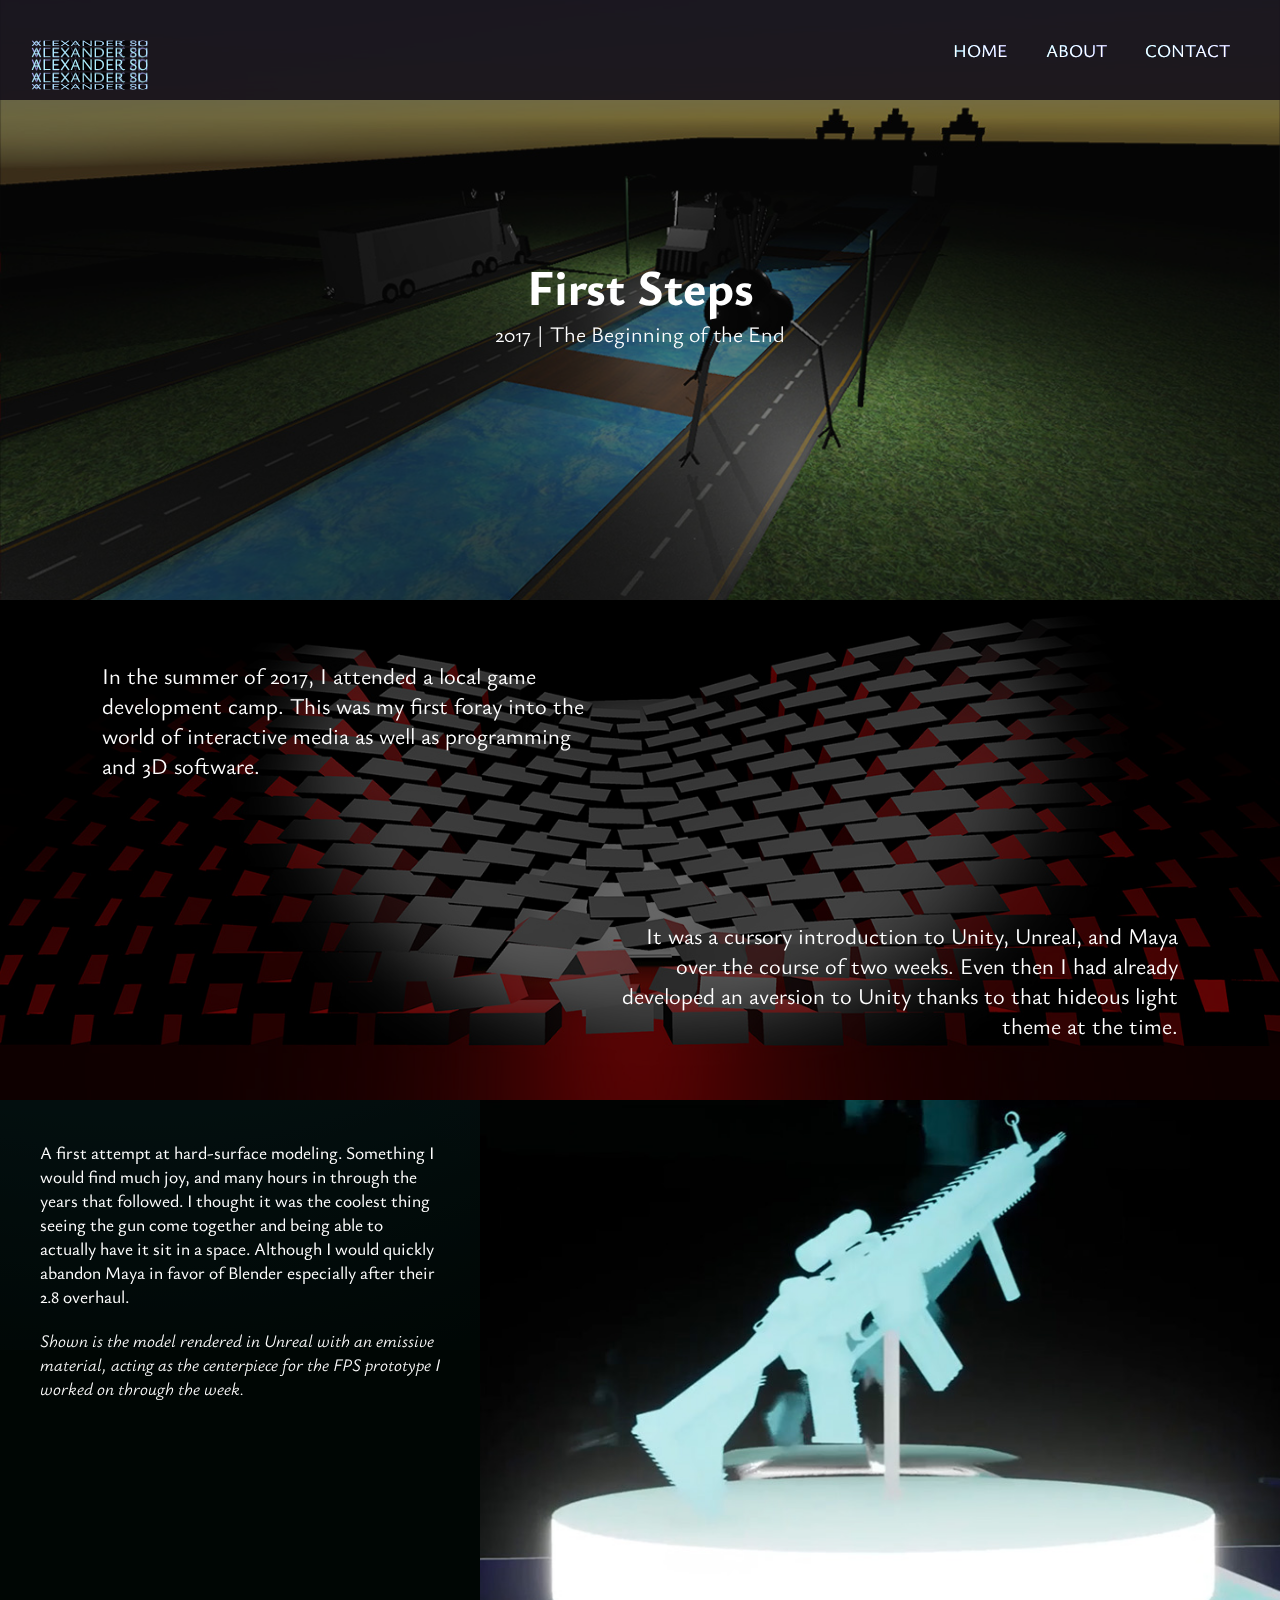
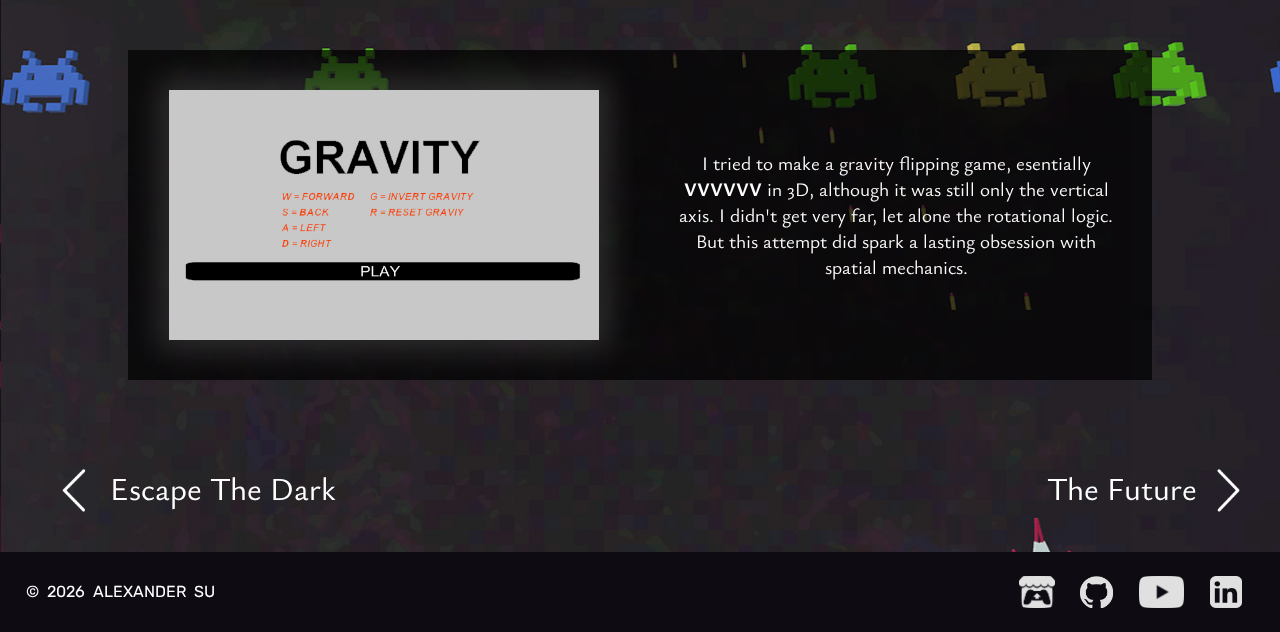
<file: src/ALongTimeAgo/FirstSteps.html>
<!DOCTYPE html>
<html lang="en">

<head>
	<meta charset="UTF-8">
	<meta name="viewport" content="width=device-width, initial-scale=1.0">
	<title>First Steps</title>


	<link rel="preconnect" href="https://fonts.googleapis.com">
	<link rel="preconnect" href="https://fonts.gstatic.com" crossorigin>
	<link href="https://fonts.googleapis.com/css2?family=Ysabeau:ital,wght@0,1..1000;1,1..1000&display=swap" rel="stylesheet">
  <link rel="stylesheet" crossorigin href="/assets/baseStyle-BDs3jilJ.css">
</head>

<body style="font-family: 'Ysabeau', sans-serif; font-weight: 450;">
	<header class="sticky-header">
    <nav>
        <a href="/" class="logo">
            <div class="container">
                <span style="--i:1;">ALEXANDER SU</span>
                <span style="--i:2;">ALEXANDER SU</span>
                <span style="--i:3;">ALEXANDER SU</span>
                <span style="--i:4;">ALEXANDER SU</span>
                <span style="--i:5;">ALEXANDER SU</span>
                <span style="--i:6;">ALEXANDER SU</span>
                <span style="--i:7;">ALEXANDER SU</span>
                <span style="--i:8;">ALEXANDER SU</span>
                <span style="--i:9;">ALEXANDER SU</span>
                <span style="--i:10;">ALEXANDER SU</span>
                <span style="--i:11;">ALEXANDER SU</span>
                <span style="--i:12;">ALEXANDER SU</span>
            </div>
        </a>
        <div class="links">
            <a href="/#.gallery">HOME</a>
            <a href="">ABOUT</a>
            <a href="">CONTACT</a>
        </div>
    </nav>
</header>

<style>
    .sticky-header {
        position: fixed;
        top: 0;
        left: 0;
        width: 100%;
        background-color: #141019e7;
        z-index: 11;
        pointer-events: none;
    }

    .sticky-header nav {
        height: 100px;
        padding: 0 clamp(20px, 4%, 50px) 0 60px;
        display: flex;
        justify-content: space-between;
    }

    .logo {
        display: flex;
        justify-content: center;
        align-items: center;
        margin-top: 30px;
        margin-left: 30px;
        pointer-events: auto;
    }
    .logo .container {
        transform-style: preserve-3d;
        animation: rotate 25s linear infinite;
    }
    .logo span {
        position: absolute;
        white-space: nowrap;
        transform-style: preserve-3d;
        transform: translate(-50%, -50%) rotateX(calc(var(--i) * 30deg)) translateZ(25px);
        font-size: 1em;
        color: color-mix(in hsl, 
        #aff2ff calc(50% + 50% * cos(calc(var(--i) * 30deg))), 
        #aeaeff calc(50% - 50% * cos(calc(var(--i) * 30deg)))
    );
        background: linear-gradient(90deg, transparent, rgb(0, 0, 0), transparent);
        line-height: 0.7em;
    }
    @keyframes rotate {
        0% { transform: perspective(200px) rotateX(0deg) rotate(25deg); }
        100% { transform: perspective(200px) rotateX(360deg) rotate(25deg); }
    }

    .links {
        display: flex;
        gap: clamp(10px, 3vw, 50px);
        align-items: center;
        position: relative;
        pointer-events: auto;
    }

    .links a {
        color: #ffffff;
        font-size: 18px;
        text-decoration: none;
        position: relative;
        background: linear-gradient(to right, rgb(0, 195, 255), rgb(65, 58, 255), rgb(8, 195, 255));
        background-size: 200% 100%;
        -webkit-background-clip: text;
        background-clip: text;
        transition: all 0.3s ease;
        --gradient-width: 0px;
    }
    .links a:hover {
        transform: scale(1.2);
        color: transparent;
        animation: gradientPan var(--animation-duration, 2s) linear infinite;
        font-weight: 500;
    }
    .links a::before {
        content: '';
        position: absolute;
        width: 110%;
        height: 2px;
        left: -5%;
        bottom: -5px;
        background: white;
        transform: scaleX(0);
        transform-origin: left;
        transition: transform 0.4s ease-out;
    }
    .links a:hover::before {
        transform: scaleX(1);
    }
    @keyframes gradientPan {
        to { background-position: var(--gradient-width, 100%) center; }
    }
</style>

<script>
	const stickyHeader = document.querySelector('.sticky-header');
	window.addEventListener('scroll', () => {
		const opacity = Math.max(0.8, 1 - window.scrollY / 2400);
		stickyHeader.style.backgroundColor = `rgba(20, 16, 25, ${opacity * 0.9})`;
	});

	document.querySelectorAll('.links a').forEach(link => {
		const width = link.offsetWidth;
		link.style.setProperty('--gradient-width', `${width * 2}px`);
		link.style.setProperty('--animation-duration', `${width * 0.025}s`);
	});
</script>

	<main>
		<section class="section" style="background-image: url('/assets/ALongTimeAgo/FirstSteps/CrossyRoad.jpg'); min-height: 600px">
			<div class="section-overlay" style="--overlay: 0.5"></div>

			<div class="section-text" style="flex-direction: column; align-items: center;">
				<h1 style="font-size: clamp(30px, 5vw, 50px); font-weight: 750;">First Steps</h1>
				<p style="font-size: clamp(14px, 2.3vw, 22px); font-weight: 350;">2017 | The Beginning of the End</p>
			</div>
		</section>

		<section class="section" style="background-image: url('/assets/ALongTimeAgo/FirstSteps/Gravity.jpg'); min-height: 500px; padding: 60px 8vw; align-items: stretch;">
			<div class="section-overlay" style="--overlay: 0.6"></div>

			<div class="section-text" style="font-size: 1.4em; font-weight: 400; width: 100%; justify-content: space-between;">
				<p style="text-align: left; max-width: 700px; align-self: flex-start;">
					In the summer of 2017, I attended a local game development camp. 
					This was my first foray into the world of interactive media as well as programming and 3D software.
				</p>
				<p style="text-align: right; max-width: 700px; align-self: flex-end;">
					It was a cursory introduction to Unity, Unreal, and Maya over the course of two weeks.
					Even then I had already developed an aversion to Unity thanks to that hideous light theme at the time.
				</p>
			</div>
		</section>

		<section class="section" style="background-color: #000e0a70; min-height: 500px; align-items: stretch;">
			<div class="section-text" style="flex: 1; flex-direction: column; padding: 40px; justify-content: flex-start; align-items: flex-start; gap: 20px; font-size: 1.1em;">
				<p>
					A first attempt at hard-surface modeling. Something I would find much joy, and many hours in through the years that followed.
					I thought it was the coolest thing seeing the gun come together and being able to actually have it sit in a space.
					Although I would quickly abandon Maya in favor of Blender especially after their 2.8 overhaul.
				</p>
				<p style="font-weight: 350;">
					<i>Shown is the model rendered in Unreal with an emissive material, acting as the centerpiece for the FPS prototype I worked on through the week.</i>
				</p>
			</div>

			<div style="flex: 2; background-image: url('/assets/ALongTimeAgo/FirstSteps/Gun.jpg'); background-size: cover; background-position: center;"></div>
		</section>

		<section class="section" style="background-image: url('/assets/ALongTimeAgo/FirstSteps/Invaders.jpg'); min-height: 400px; flex-direction: column;">
			<div class="section-overlay" style="--overlay: 0.1"></div>

			<div class="section-text" style="flex: 1; width: 100%; padding: 70px 10%;">
				<div style="position: absolute; inset: 50px 10%; background-color: rgba(0, 0, 0, 0.7);"></div>

				<div style="flex: 1; display: flex; align-items: center; justify-content: center; z-index: 1; padding: 20px">
					<img src="/assets/ALongTimeAgo/FirstSteps/Menu.jpg" style="max-height: 250px; object-fit: cover; box-shadow: 0 0 30px 10px rgba(255, 255, 255, 0.15);">
				</div>

				<div style="flex: 1; display: flex; align-items: center; justify-content: center; z-index: 1; padding: 20px">
					<p style="max-width: 450px; text-align: center; font-size: 1.2em; font-weight: 400;">
						I tried to make a gravity flipping game, esentially <b>VVVVVV</b> in 3D, although it was still only the vertical axis.
						I didn't get very far, let alone the rotational logic. But this attempt did spark a lasting obsession with spatial mechanics.
					</p>
				</div>
			</div>

			<div style="flex: 1; display: flex; width: 100%; z-index: 1; ">
				<div class="nav-buttons">
	<a class="nav-button" href="/src/ALongTimeAgo/EscapeTheDark.html">
		<img class="chev-left" src="/assets/Home/chevron-left.png">
		<span>Escape The Dark</span>
	</a>
	<a class="nav-button" href="/">
		<span>The Future</span>
		<img class="chev-right" src="/assets/Home/chevron-right.png">
	</a>
</div>

<style>
	.nav-buttons {
		width: 100%;
		display: flex;
		justify-content: space-between;
		padding: 3%;
	}

	.nav-button {
		white-space: nowrap;
		text-decoration: none;
		color: rgb(255, 255, 255);
		font-size: clamp(24px, 2.5vw, 36px);
		display: flex;
		align-items: center;
		transition: all 0.3s ease;
	}
	.nav-button:hover {
		opacity: 0.7;
	}
	.nav-button img {
		height: clamp(36px, 3.5vw, 48px);
		padding: 0 5%;
	}
	.nav-button span {
		transform: translateY(-0.08em);
	}

	.chev-left,
	.chev-right {
		transition: all 0.3s ease;
	}

	.nav-button:hover .chev-left {
		animation: bounceLeft 1.6s ease-in-out infinite;
	}

	.nav-button:hover .chev-right {
		animation: bounceRight 1.6s ease-in-out infinite;
	}

	@keyframes bounceLeft {
		0%	{ transform: translateX(0); }
		25%	{ transform: translateX(-16%); }
		40%	{ transform: translateX(-5%); }
		65%	{ transform: translateX(-12%); }
		85%	{ transform: translateX(-3%); }
		100%	{ transform: translateX(0); }
	}

	@keyframes bounceRight {
		0%	{ transform: translateX(0); }
		25%	{ transform: translateX(16%); }
		40%	{ transform: translateX(5%); }
		65%	{ transform: translateX(12%); }
		85%	{ transform: translateX(3%); }
		100%	{ transform: translateX(0); }
	}
</style>
			</div>
		</section>
	</main>

	<div style="font-family: 'Rubik', sans-serif;">
		<footer class="footer">
    	<nav>
		<div class="copyright">
			<span style="--i:0">&copy; &nbsp;</span>
			<span style="--i:1">2</span>
			<span style="--i:2">0</span>
			<span style="--i:3">2</span>
			<span style="--i:4">6 &nbsp;</span>
			<span style="--i:5">A</span>
			<span style="--i:6">L</span>
			<span style="--i:7">E</span>
			<span style="--i:8">X</span>
			<span style="--i:9">A</span>
			<span style="--i:10">N</span>
			<span style="--i:11">D</span>
			<span style="--i:12">E</span>
			<span style="--i:13">R &nbsp;</span>
			<span style="--i:14">S</span>
			<span style="--i:15">U</span>
		</div>
	<div class="social-media">
		<a href="https://sualexander.itch.io" target="_blank" rel="noopener noreferrer">
			<img style="mask-image: url('/assets/Home/itch.png');">
		</a>
		<a href="https://github.com/sualexander" target="_blank" rel="noopener noreferrer">
			<img style="mask-image: url('/assets/Home/github.png');">
		</a>
		<a href="https://www.youtube.com/@alexandersu9397" target="_blank" rel="noopener noreferrer">
			<img style="mask-image: url('/assets/Home/youtube.png');">
		</a>
		<a href="https://www.linkedin.com/in/alexander-su-b9701824a" target="_blank" rel="noopener noreferrer">
			<img style="mask-image: url('/assets/Home/linkedin.png');">
		</a>
		</div>
	</nav>
</footer>

<script>
	document.querySelectorAll('.social-media img').forEach(img => {
		const computedStyle = window.getComputedStyle(img);
		const maskImage = computedStyle.maskImage;
		const imageUrl = maskImage.replace(/^url\(['"](.+)['"]\)$/, '$1');

		const temp = new Image();
		temp.src = imageUrl;
		temp.onload = () => {
			const aspectRatio = temp.naturalWidth / temp.naturalHeight;
			img.style.width = `${32 * aspectRatio}px`;
		};
	});
</script>

<style>
	.footer {
		background-color: #141019b3;
	}

	.footer nav {
		height: 80px;
		padding: 0 3% 0 2%;
		display: flex;
		justify-content: space-between;
	}

	.footer .copyright {
		display: flex;
		align-items: center;
	}
	.footer span {
		pointer-events: none;
		position: relative;
		display: inline-block;
		font-size: 16px;
		font-weight: 400;
		color: #fff;
		animation: flip 10s infinite;
		animation-delay: calc(0.08s * var(--i))
	}
	@keyframes flip {
		0%,80% { transform: rotateY(360deg) }
	}

	.social-media {
		display: flex;
		gap: 2vw;
		align-items: center;
	}

	.social-media a {
		height: 40%;
		display: flex;
		position: relative;
	}

	.social-media img {
		height: 100%;
		padding: 15px; /*hack for mask artifacts*/
		mask-size: contain;
		mask-repeat: no-repeat;
		mask-position: center;
		background: rgb(224, 224, 224);
		transition: all 0.5s ease;
	}
	.social-media img:hover {
		transform: scale(1.1);
		background: linear-gradient(to bottom, rgb(0, 200, 255), rgb(146, 13, 255), rgb(0, 200, 255));
		background-size: 100% 400%;
		animation: gradientPan2 3s linear infinite;
	}
	@keyframes gradientPan2 {
		0% { background-position: center 0%; }
		100% { background-position: center 130%; }
	}
</style>
	</div>

	<script>
		window.addEventListener('load', () => {
			const link = document.createElement('link');
			link.href = 'https://fonts.googleapis.com/css2?family=Rubik:ital,wght@0,300..900;1,300..900&display=swap'
			link.rel = 'stylesheet';
			document.head.appendChild(link);
		});
	</script>
</body>
</html>
</file>
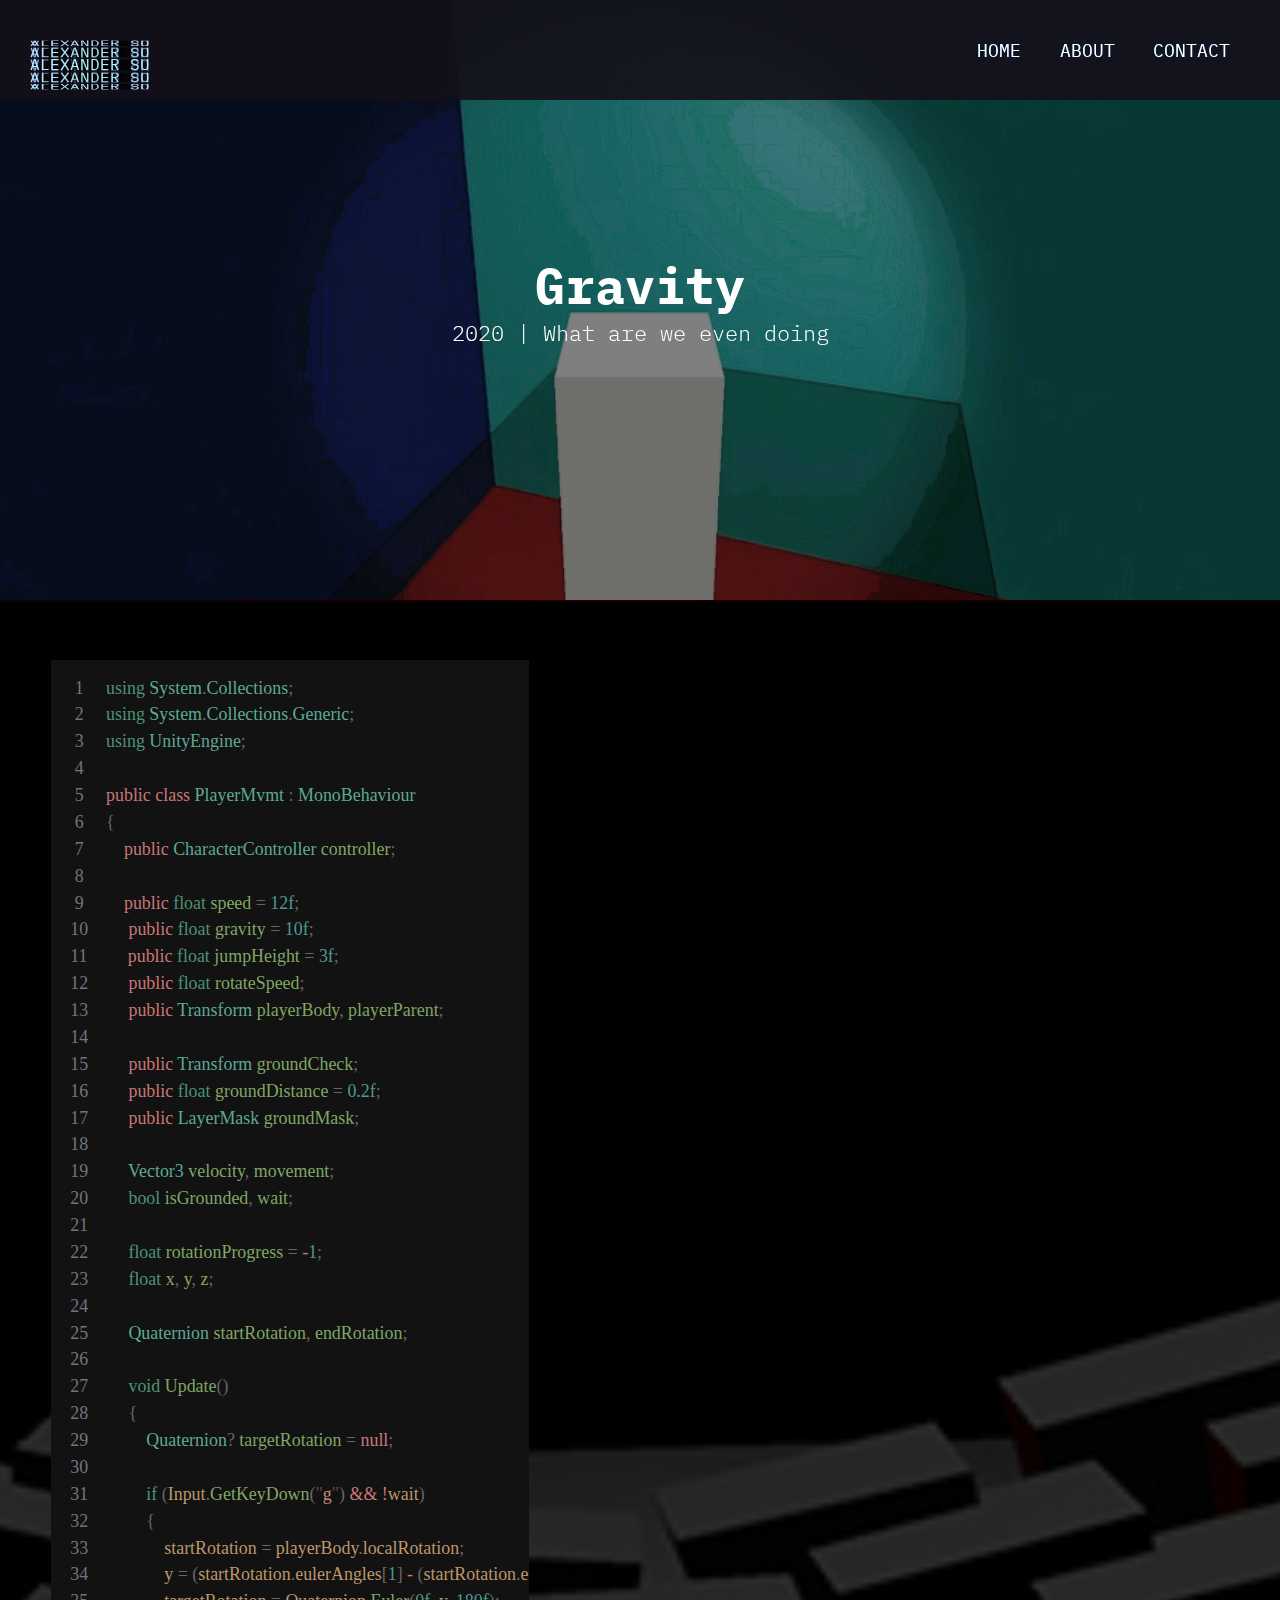
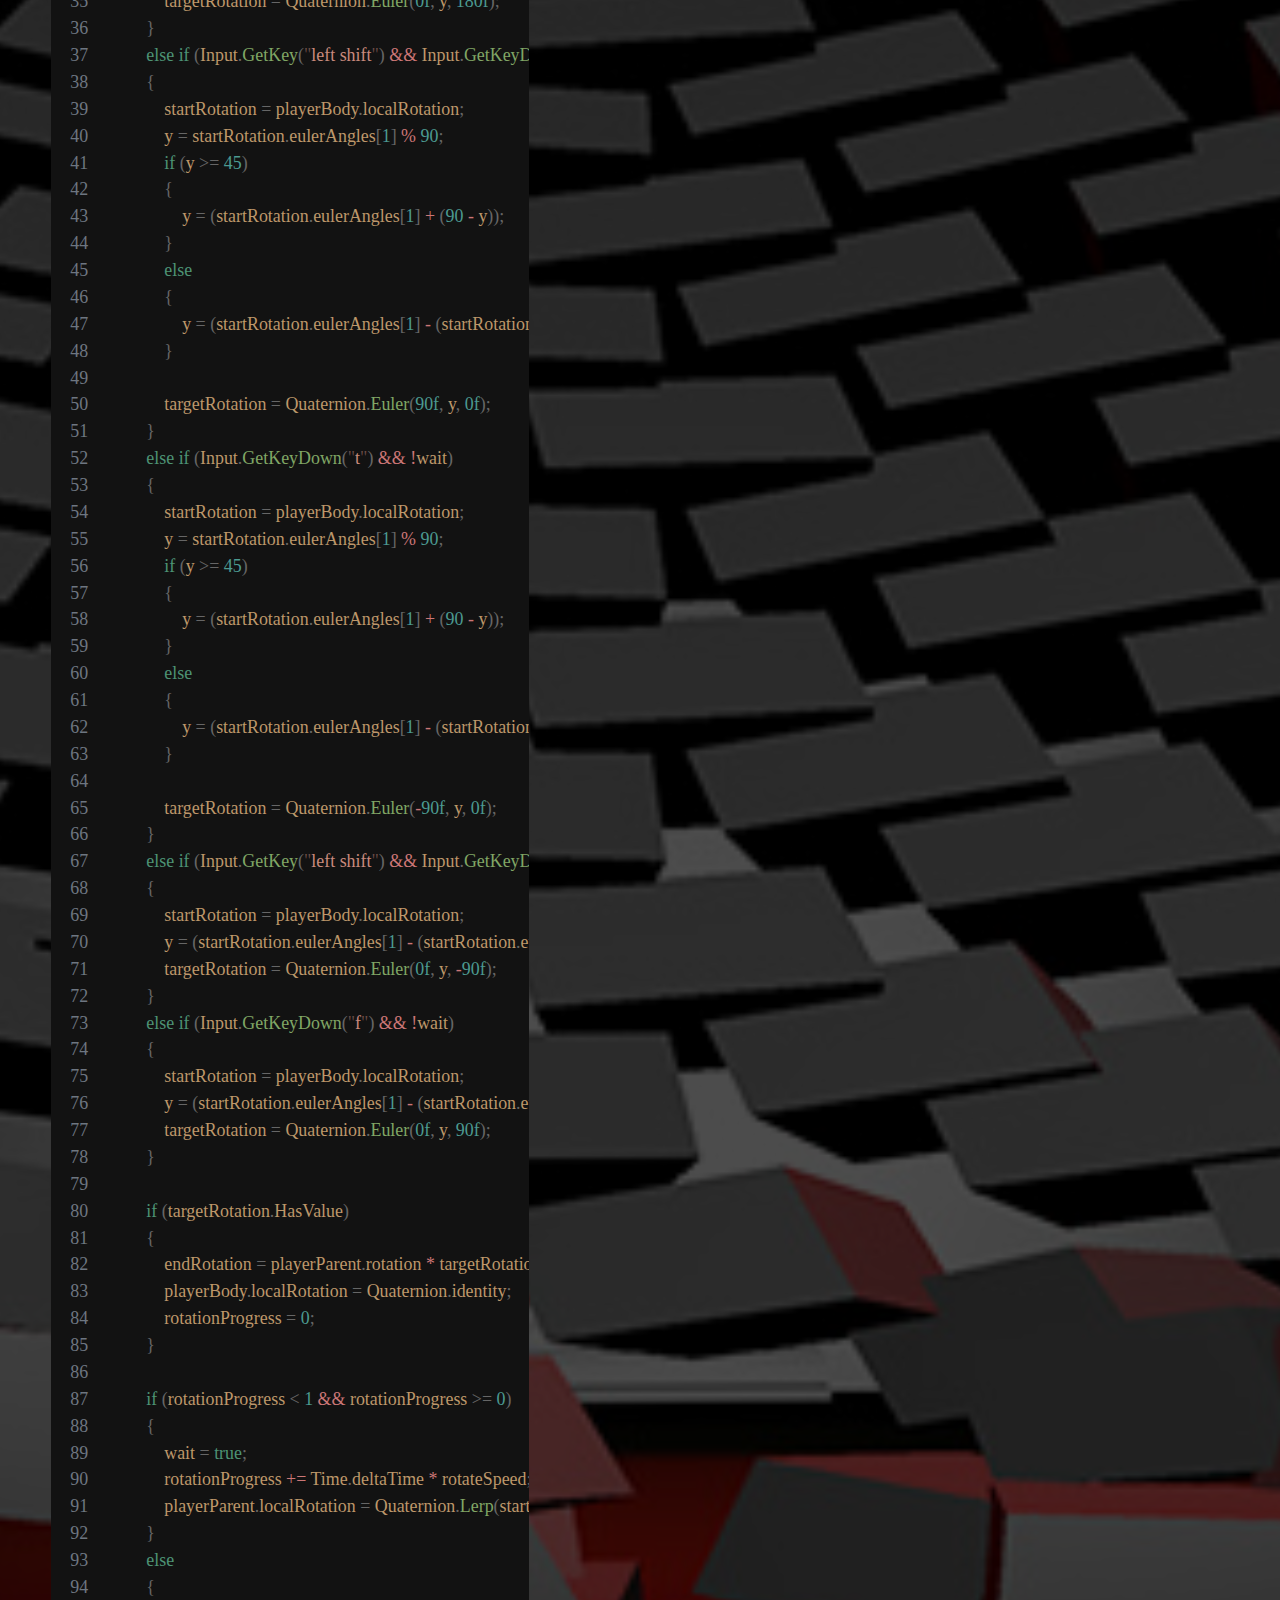
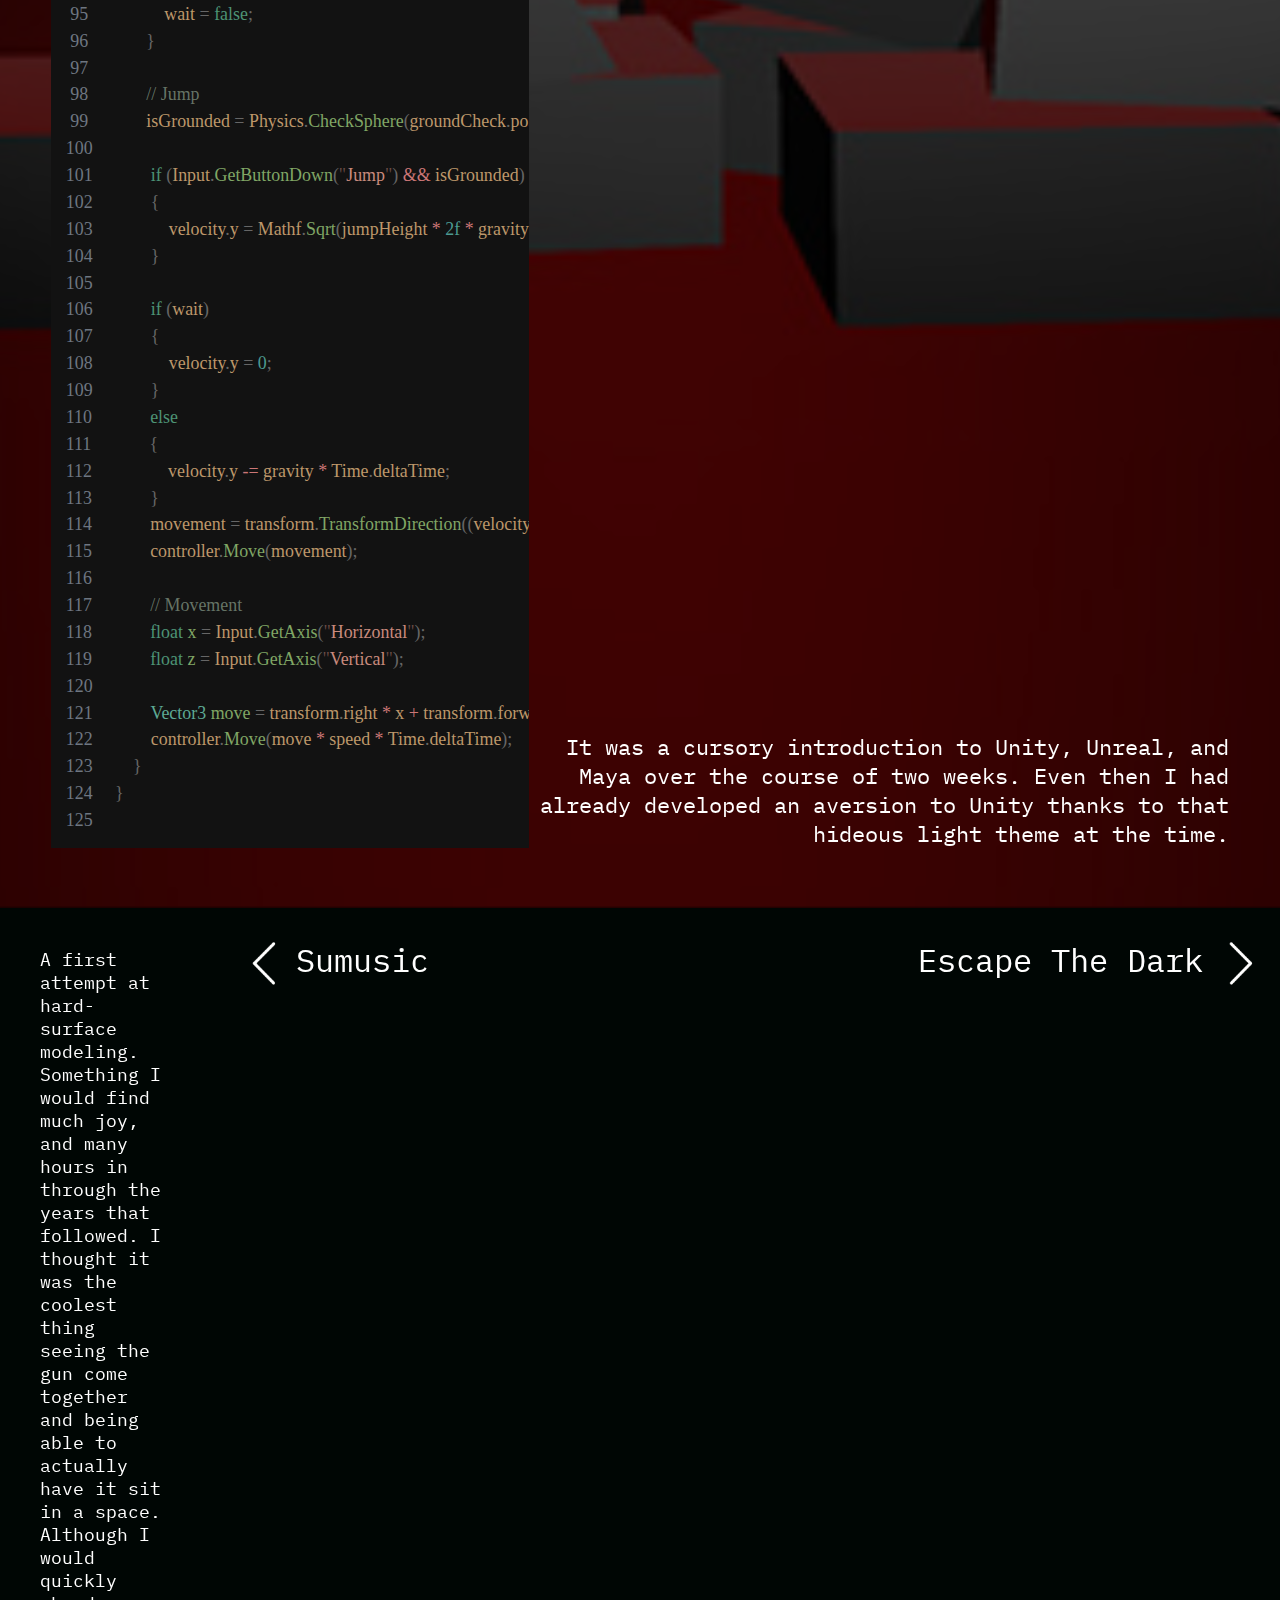
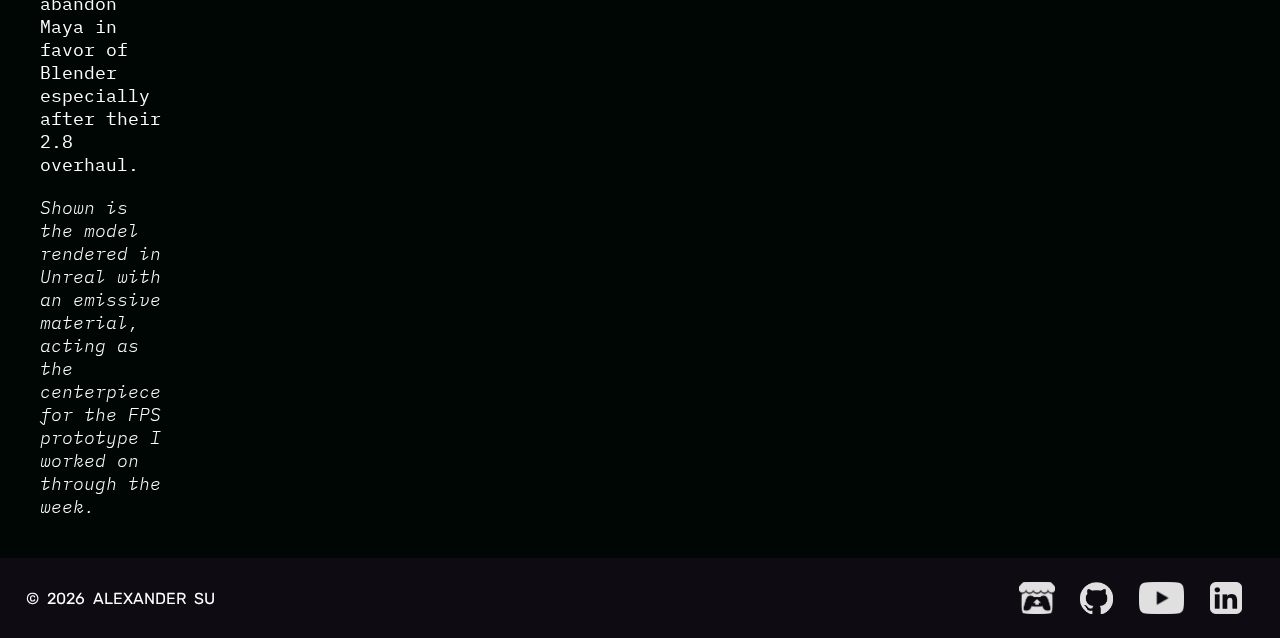
<file: src/ALongTimeAgo/Gravity.html>
<!DOCTYPE html>
<html lang="en">

<head>
	<meta charset="UTF-8">
	<meta name="viewport" content="width=device-width, initial-scale=1.0">
	<title>Gravity</title>


	<link rel="preconnect" href="https://fonts.googleapis.com">
	<link rel="preconnect" href="https://fonts.gstatic.com" crossorigin>
	<link href="https://fonts.googleapis.com/css2?family=IBM+Plex+Mono:ital,wght@0,300;0,400;0,500;0,600;0,700;1,300;1,400;1,500;1,600;1,700&display=swap" rel="stylesheet">
  <link rel="stylesheet" crossorigin href="/assets/baseStyle-Dd8O5InU.css">
</head>

<body style="font-family: 'IBM Plex Mono', monospace; font-weight: 400;">
	<header class="sticky-header">
    <nav>
        <a href="/" class="logo">
            <div class="container">
                <span style="--i:1;">ALEXANDER SU</span>
                <span style="--i:2;">ALEXANDER SU</span>
                <span style="--i:3;">ALEXANDER SU</span>
                <span style="--i:4;">ALEXANDER SU</span>
                <span style="--i:5;">ALEXANDER SU</span>
                <span style="--i:6;">ALEXANDER SU</span>
                <span style="--i:7;">ALEXANDER SU</span>
                <span style="--i:8;">ALEXANDER SU</span>
                <span style="--i:9;">ALEXANDER SU</span>
                <span style="--i:10;">ALEXANDER SU</span>
                <span style="--i:11;">ALEXANDER SU</span>
                <span style="--i:12;">ALEXANDER SU</span>
            </div>
        </a>
        <div class="links">
            <a href="/#.gallery">HOME</a>
            <a href="">ABOUT</a>
            <a href="">CONTACT</a>
        </div>
    </nav>
</header>

<style>
    .sticky-header {
        position: fixed;
        top: 0;
        left: 0;
        width: 100%;
        background-color: #141019e7;
        z-index: 10;
    }

    .sticky-header nav {
        height: 100px;
        padding: 0 clamp(20px, 4%, 50px) 0 60px;
        display: flex;
        justify-content: space-between;
    }

    .logo {
        display: flex;
        justify-content: center;
        align-items: center;
        margin-top: 30px;
        margin-left: 30px;
    }
    .logo .container {
        transform-style: preserve-3d;
        animation: rotate 25s linear infinite;
    }
    .logo span {
        position: absolute;
        white-space: nowrap;
        transform-style: preserve-3d;
        transform: translate(-50%, -50%) rotateX(calc(var(--i) * 30deg)) translateZ(25px);
        font-size: 1em;
        color: color-mix(in hsl, 
        #aff2ff calc(50% + 50% * cos(calc(var(--i) * 30deg))), 
        #aeaeff calc(50% - 50% * cos(calc(var(--i) * 30deg)))
    );
        background: linear-gradient(90deg, transparent, rgb(0, 0, 0), transparent);
        line-height: 0.7em;
    }
    @keyframes rotate {
        0% { transform: perspective(200px) rotateX(0deg) rotate(25deg); }
        100% { transform: perspective(200px) rotateX(360deg) rotate(25deg); }
    }

    .links {
        display: flex;
        gap: clamp(10px, 3vw, 50px);
        align-items: center;
        position: relative;
    }

    .links a {
        color: #ffffff;
        font-size: 18px;
        text-decoration: none;
        position: relative;
        background: linear-gradient(to right, rgb(0, 195, 255), rgb(65, 58, 255), rgb(8, 195, 255));
        background-size: 200% 100%;
        -webkit-background-clip: text;
        background-clip: text;
        transition: all 0.3s ease;
        --gradient-width: 0px;
    }
    .links a:hover {
        transform: scale(1.2);
        color: transparent;
        animation: gradientPan var(--animation-duration, 2s) linear infinite;
        font-weight: 500;
    }
    .links a::before {
        content: '';
        position: absolute;
        width: 110%;
        height: 2px;
        left: -5%;
        bottom: -5px;
        background: white;
        transform: scaleX(0);
        transform-origin: left;
        transition: transform 0.4s ease-out;
    }
    .links a:hover::before {
        transform: scaleX(1);
    }
    @keyframes gradientPan {
        to { background-position: var(--gradient-width, 100%) center; }
    }
</style>

<script>
	const stickyHeader = document.querySelector('.sticky-header');
	window.addEventListener('scroll', () => {
		const opacity = Math.max(0.8, 1 - window.scrollY / 2400);
		stickyHeader.style.backgroundColor = `rgba(20, 16, 25, ${opacity * 0.9})`;
	});

	document.querySelectorAll('.links a').forEach(link => {
		const width = link.offsetWidth;
		link.style.setProperty('--gradient-width', `${width * 2}px`);
		link.style.setProperty('--animation-duration', `${width * 0.025}s`);
	});
</script>

	<main>
		<section class="section" style="background-image: url('/assets/ALongTimeAgo/Gravity/Gravity.jpg'); --height: 600px">
			<div class="section-overlay" style="--overlay: 0.5"></div>

			<div class="section-text" style="flex-direction: column; align-items: center;">
				<h1 style="font-size: clamp(30px, 5vw, 50px); font-weight: 750;">Gravity</h1>
				<p style="font-size: clamp(14px, 2.3vw, 22px); font-weight: 350;">2020 | What are we even doing</p>
			</div>
		</section>

		<section class="section" style="background-image: url('/assets/ALongTimeAgo/FirstSteps/Gravity.jpg'); --height: 500px; padding: 60px 4vw; align-items: stretch;">
			<div class="section-overlay" style="--overlay: 0.7"></div>

			<div class="section-text" style="font-size: 1.4em; font-weight: 400; width: 100%; justify-content: space-between;">
				<pre class="shiki custom-dark" style="background-color:#121212;color:#dbd7caee" tabindex="0"><code><span class="line"><span class="line-number">  1</span> <span style="color:#4D9375">using</span><span style="color:#5DA994"> System</span><span style="color:#666666">.</span><span style="color:#5DA994">Collections</span><span style="color:#666666">;</span></span>
<span class="line"><span class="line-number">  2</span> <span style="color:#4D9375">using</span><span style="color:#5DA994"> System</span><span style="color:#666666">.</span><span style="color:#5DA994">Collections</span><span style="color:#666666">.</span><span style="color:#5DA994">Generic</span><span style="color:#666666">;</span></span>
<span class="line"><span class="line-number">  3</span> <span style="color:#4D9375">using</span><span style="color:#5DA994"> UnityEngine</span><span style="color:#666666">;</span></span>
<span class="line"><span class="line-number">  4</span> </span>
<span class="line"><span class="line-number">  5</span> <span style="color:#CB7676">public</span><span style="color:#CB7676"> class</span><span style="color:#5DA994"> PlayerMvmt</span><span style="color:#666666"> :</span><span style="color:#5DA994"> MonoBehaviour</span></span>
<span class="line"><span class="line-number">  6</span> <span style="color:#666666">{</span></span>
<span class="line"><span class="line-number">  7</span> <span style="color:#CB7676">    public</span><span style="color:#5DA994"> CharacterController</span><span style="color:#80A665"> controller</span><span style="color:#666666">;</span></span>
<span class="line"><span class="line-number">  8</span> </span>
<span class="line"><span class="line-number">  9</span> <span style="color:#CB7676">    public</span><span style="color:#4D9375"> float</span><span style="color:#80A665"> speed</span><span style="color:#666666"> =</span><span style="color:#4C9A91"> 12f</span><span style="color:#666666">;</span></span>
<span class="line"><span class="line-number"> 10</span> <span style="color:#CB7676">    public</span><span style="color:#4D9375"> float</span><span style="color:#80A665"> gravity</span><span style="color:#666666"> =</span><span style="color:#4C9A91"> 10f</span><span style="color:#666666">;</span></span>
<span class="line"><span class="line-number"> 11</span> <span style="color:#CB7676">    public</span><span style="color:#4D9375"> float</span><span style="color:#80A665"> jumpHeight</span><span style="color:#666666"> =</span><span style="color:#4C9A91"> 3f</span><span style="color:#666666">;</span></span>
<span class="line"><span class="line-number"> 12</span> <span style="color:#CB7676">    public</span><span style="color:#4D9375"> float</span><span style="color:#80A665"> rotateSpeed</span><span style="color:#666666">;</span></span>
<span class="line"><span class="line-number"> 13</span> <span style="color:#CB7676">    public</span><span style="color:#5DA994"> Transform</span><span style="color:#80A665"> playerBody</span><span style="color:#666666">,</span><span style="color:#80A665"> playerParent</span><span style="color:#666666">;</span></span>
<span class="line"><span class="line-number"> 14</span> </span>
<span class="line"><span class="line-number"> 15</span> <span style="color:#CB7676">    public</span><span style="color:#5DA994"> Transform</span><span style="color:#80A665"> groundCheck</span><span style="color:#666666">;</span></span>
<span class="line"><span class="line-number"> 16</span> <span style="color:#CB7676">    public</span><span style="color:#4D9375"> float</span><span style="color:#80A665"> groundDistance</span><span style="color:#666666"> =</span><span style="color:#4C9A91"> 0.2f</span><span style="color:#666666">;</span></span>
<span class="line"><span class="line-number"> 17</span> <span style="color:#CB7676">    public</span><span style="color:#5DA994"> LayerMask</span><span style="color:#80A665"> groundMask</span><span style="color:#666666">;</span></span>
<span class="line"><span class="line-number"> 18</span> </span>
<span class="line"><span class="line-number"> 19</span> <span style="color:#5DA994">    Vector3</span><span style="color:#80A665"> velocity</span><span style="color:#666666">,</span><span style="color:#80A665"> movement</span><span style="color:#666666">;</span></span>
<span class="line"><span class="line-number"> 20</span> <span style="color:#4D9375">    bool</span><span style="color:#80A665"> isGrounded</span><span style="color:#666666">,</span><span style="color:#80A665"> wait</span><span style="color:#666666">;</span></span>
<span class="line"><span class="line-number"> 21</span> </span>
<span class="line"><span class="line-number"> 22</span> <span style="color:#4D9375">    float</span><span style="color:#80A665"> rotationProgress</span><span style="color:#666666"> =</span><span style="color:#CB7676"> -</span><span style="color:#4C9A91">1</span><span style="color:#666666">;</span></span>
<span class="line"><span class="line-number"> 23</span> <span style="color:#4D9375">    float</span><span style="color:#80A665"> x</span><span style="color:#666666">,</span><span style="color:#80A665"> y</span><span style="color:#666666">,</span><span style="color:#80A665"> z</span><span style="color:#666666">;</span></span>
<span class="line"><span class="line-number"> 24</span> </span>
<span class="line"><span class="line-number"> 25</span> <span style="color:#5DA994">    Quaternion</span><span style="color:#80A665"> startRotation</span><span style="color:#666666">,</span><span style="color:#80A665"> endRotation</span><span style="color:#666666">;</span></span>
<span class="line"><span class="line-number"> 26</span> </span>
<span class="line"><span class="line-number"> 27</span> <span style="color:#4D9375">    void</span><span style="color:#80A665"> Update</span><span style="color:#666666">()</span></span>
<span class="line"><span class="line-number"> 28</span> <span style="color:#666666">    {</span></span>
<span class="line"><span class="line-number"> 29</span> <span style="color:#5DA994">        Quaternion</span><span style="color:#666666">?</span><span style="color:#80A665"> targetRotation</span><span style="color:#666666"> =</span><span style="color:#CB7676"> null</span><span style="color:#666666">;</span></span>
<span class="line"><span class="line-number"> 30</span> </span>
<span class="line"><span class="line-number"> 31</span> <span style="color:#4D9375">        if</span><span style="color:#666666"> (</span><span style="color:#BD976A">Input</span><span style="color:#666666">.</span><span style="color:#80A665">GetKeyDown</span><span style="color:#666666">(</span><span style="color:#C98A7D77">"</span><span style="color:#C98A7D">g</span><span style="color:#C98A7D77">"</span><span style="color:#666666">)</span><span style="color:#CB7676"> &#x26;&#x26;</span><span style="color:#CB7676"> !</span><span style="color:#BD976A">wait</span><span style="color:#666666">)</span></span>
<span class="line"><span class="line-number"> 32</span> <span style="color:#666666">        {</span></span>
<span class="line"><span class="line-number"> 33</span> <span style="color:#BD976A">            startRotation</span><span style="color:#666666"> =</span><span style="color:#BD976A"> playerBody</span><span style="color:#666666">.</span><span style="color:#BD976A">localRotation</span><span style="color:#666666">;</span></span>
<span class="line"><span class="line-number"> 34</span> <span style="color:#BD976A">            y</span><span style="color:#666666"> =</span><span style="color:#666666"> (</span><span style="color:#BD976A">startRotation</span><span style="color:#666666">.</span><span style="color:#BD976A">eulerAngles</span><span style="color:#666666">[</span><span style="color:#4C9A91">1</span><span style="color:#666666">]</span><span style="color:#CB7676"> -</span><span style="color:#666666"> (</span><span style="color:#BD976A">startRotation</span><span style="color:#666666">.</span><span style="color:#BD976A">eulerAngles</span><span style="color:#666666">[</span><span style="color:#4C9A91">1</span><span style="color:#666666">]</span><span style="color:#CB7676"> %</span><span style="color:#4C9A91"> 90</span><span style="color:#666666">));</span></span>
<span class="line"><span class="line-number"> 35</span> <span style="color:#BD976A">            targetRotation</span><span style="color:#666666"> =</span><span style="color:#BD976A"> Quaternion</span><span style="color:#666666">.</span><span style="color:#80A665">Euler</span><span style="color:#666666">(</span><span style="color:#4C9A91">0f</span><span style="color:#666666">,</span><span style="color:#BD976A"> y</span><span style="color:#666666">,</span><span style="color:#4C9A91"> 180f</span><span style="color:#666666">);</span></span>
<span class="line"><span class="line-number"> 36</span> <span style="color:#666666">        }</span></span>
<span class="line"><span class="line-number"> 37</span> <span style="color:#4D9375">        else</span><span style="color:#4D9375"> if</span><span style="color:#666666"> (</span><span style="color:#BD976A">Input</span><span style="color:#666666">.</span><span style="color:#80A665">GetKey</span><span style="color:#666666">(</span><span style="color:#C98A7D77">"</span><span style="color:#C98A7D">left shift</span><span style="color:#C98A7D77">"</span><span style="color:#666666">)</span><span style="color:#CB7676"> &#x26;&#x26;</span><span style="color:#BD976A"> Input</span><span style="color:#666666">.</span><span style="color:#80A665">GetKeyDown</span><span style="color:#666666">(</span><span style="color:#C98A7D77">"</span><span style="color:#C98A7D">t</span><span style="color:#C98A7D77">"</span><span style="color:#666666">)</span><span style="color:#CB7676"> &#x26;&#x26;</span><span style="color:#CB7676"> !</span><span style="color:#BD976A">wait</span><span style="color:#666666">)</span></span>
<span class="line"><span class="line-number"> 38</span> <span style="color:#666666">        {</span></span>
<span class="line"><span class="line-number"> 39</span> <span style="color:#BD976A">            startRotation</span><span style="color:#666666"> =</span><span style="color:#BD976A"> playerBody</span><span style="color:#666666">.</span><span style="color:#BD976A">localRotation</span><span style="color:#666666">;</span></span>
<span class="line"><span class="line-number"> 40</span> <span style="color:#BD976A">            y</span><span style="color:#666666"> =</span><span style="color:#BD976A"> startRotation</span><span style="color:#666666">.</span><span style="color:#BD976A">eulerAngles</span><span style="color:#666666">[</span><span style="color:#4C9A91">1</span><span style="color:#666666">]</span><span style="color:#CB7676"> %</span><span style="color:#4C9A91"> 90</span><span style="color:#666666">;</span></span>
<span class="line"><span class="line-number"> 41</span> <span style="color:#4D9375">            if</span><span style="color:#666666"> (</span><span style="color:#BD976A">y</span><span style="color:#666666"> >=</span><span style="color:#4C9A91"> 45</span><span style="color:#666666">)</span></span>
<span class="line"><span class="line-number"> 42</span> <span style="color:#666666">            {</span></span>
<span class="line"><span class="line-number"> 43</span> <span style="color:#BD976A">                y</span><span style="color:#666666"> =</span><span style="color:#666666"> (</span><span style="color:#BD976A">startRotation</span><span style="color:#666666">.</span><span style="color:#BD976A">eulerAngles</span><span style="color:#666666">[</span><span style="color:#4C9A91">1</span><span style="color:#666666">]</span><span style="color:#CB7676"> +</span><span style="color:#666666"> (</span><span style="color:#4C9A91">90</span><span style="color:#CB7676"> -</span><span style="color:#BD976A"> y</span><span style="color:#666666">));</span></span>
<span class="line"><span class="line-number"> 44</span> <span style="color:#666666">            }</span></span>
<span class="line"><span class="line-number"> 45</span> <span style="color:#4D9375">            else</span></span>
<span class="line"><span class="line-number"> 46</span> <span style="color:#666666">            {</span></span>
<span class="line"><span class="line-number"> 47</span> <span style="color:#BD976A">                y</span><span style="color:#666666"> =</span><span style="color:#666666"> (</span><span style="color:#BD976A">startRotation</span><span style="color:#666666">.</span><span style="color:#BD976A">eulerAngles</span><span style="color:#666666">[</span><span style="color:#4C9A91">1</span><span style="color:#666666">]</span><span style="color:#CB7676"> -</span><span style="color:#666666"> (</span><span style="color:#BD976A">startRotation</span><span style="color:#666666">.</span><span style="color:#BD976A">eulerAngles</span><span style="color:#666666">[</span><span style="color:#4C9A91">1</span><span style="color:#666666">]</span><span style="color:#CB7676"> %</span><span style="color:#4C9A91"> 90</span><span style="color:#666666">));</span></span>
<span class="line"><span class="line-number"> 48</span> <span style="color:#666666">            }</span></span>
<span class="line"><span class="line-number"> 49</span> </span>
<span class="line"><span class="line-number"> 50</span> <span style="color:#BD976A">            targetRotation</span><span style="color:#666666"> =</span><span style="color:#BD976A"> Quaternion</span><span style="color:#666666">.</span><span style="color:#80A665">Euler</span><span style="color:#666666">(</span><span style="color:#4C9A91">90f</span><span style="color:#666666">,</span><span style="color:#BD976A"> y</span><span style="color:#666666">,</span><span style="color:#4C9A91"> 0f</span><span style="color:#666666">);</span></span>
<span class="line"><span class="line-number"> 51</span> <span style="color:#666666">        }</span></span>
<span class="line"><span class="line-number"> 52</span> <span style="color:#4D9375">        else</span><span style="color:#4D9375"> if</span><span style="color:#666666"> (</span><span style="color:#BD976A">Input</span><span style="color:#666666">.</span><span style="color:#80A665">GetKeyDown</span><span style="color:#666666">(</span><span style="color:#C98A7D77">"</span><span style="color:#C98A7D">t</span><span style="color:#C98A7D77">"</span><span style="color:#666666">)</span><span style="color:#CB7676"> &#x26;&#x26;</span><span style="color:#CB7676"> !</span><span style="color:#BD976A">wait</span><span style="color:#666666">)</span></span>
<span class="line"><span class="line-number"> 53</span> <span style="color:#666666">        {</span></span>
<span class="line"><span class="line-number"> 54</span> <span style="color:#BD976A">            startRotation</span><span style="color:#666666"> =</span><span style="color:#BD976A"> playerBody</span><span style="color:#666666">.</span><span style="color:#BD976A">localRotation</span><span style="color:#666666">;</span></span>
<span class="line"><span class="line-number"> 55</span> <span style="color:#BD976A">            y</span><span style="color:#666666"> =</span><span style="color:#BD976A"> startRotation</span><span style="color:#666666">.</span><span style="color:#BD976A">eulerAngles</span><span style="color:#666666">[</span><span style="color:#4C9A91">1</span><span style="color:#666666">]</span><span style="color:#CB7676"> %</span><span style="color:#4C9A91"> 90</span><span style="color:#666666">;</span></span>
<span class="line"><span class="line-number"> 56</span> <span style="color:#4D9375">            if</span><span style="color:#666666"> (</span><span style="color:#BD976A">y</span><span style="color:#666666"> >=</span><span style="color:#4C9A91"> 45</span><span style="color:#666666">)</span></span>
<span class="line"><span class="line-number"> 57</span> <span style="color:#666666">            {</span></span>
<span class="line"><span class="line-number"> 58</span> <span style="color:#BD976A">                y</span><span style="color:#666666"> =</span><span style="color:#666666"> (</span><span style="color:#BD976A">startRotation</span><span style="color:#666666">.</span><span style="color:#BD976A">eulerAngles</span><span style="color:#666666">[</span><span style="color:#4C9A91">1</span><span style="color:#666666">]</span><span style="color:#CB7676"> +</span><span style="color:#666666"> (</span><span style="color:#4C9A91">90</span><span style="color:#CB7676"> -</span><span style="color:#BD976A"> y</span><span style="color:#666666">));</span></span>
<span class="line"><span class="line-number"> 59</span> <span style="color:#666666">            }</span></span>
<span class="line"><span class="line-number"> 60</span> <span style="color:#4D9375">            else</span></span>
<span class="line"><span class="line-number"> 61</span> <span style="color:#666666">            {</span></span>
<span class="line"><span class="line-number"> 62</span> <span style="color:#BD976A">                y</span><span style="color:#666666"> =</span><span style="color:#666666"> (</span><span style="color:#BD976A">startRotation</span><span style="color:#666666">.</span><span style="color:#BD976A">eulerAngles</span><span style="color:#666666">[</span><span style="color:#4C9A91">1</span><span style="color:#666666">]</span><span style="color:#CB7676"> -</span><span style="color:#666666"> (</span><span style="color:#BD976A">startRotation</span><span style="color:#666666">.</span><span style="color:#BD976A">eulerAngles</span><span style="color:#666666">[</span><span style="color:#4C9A91">1</span><span style="color:#666666">]</span><span style="color:#CB7676"> %</span><span style="color:#4C9A91"> 90</span><span style="color:#666666">));</span></span>
<span class="line"><span class="line-number"> 63</span> <span style="color:#666666">            }</span></span>
<span class="line"><span class="line-number"> 64</span> </span>
<span class="line"><span class="line-number"> 65</span> <span style="color:#BD976A">            targetRotation</span><span style="color:#666666"> =</span><span style="color:#BD976A"> Quaternion</span><span style="color:#666666">.</span><span style="color:#80A665">Euler</span><span style="color:#666666">(</span><span style="color:#CB7676">-</span><span style="color:#4C9A91">90f</span><span style="color:#666666">,</span><span style="color:#BD976A"> y</span><span style="color:#666666">,</span><span style="color:#4C9A91"> 0f</span><span style="color:#666666">);</span></span>
<span class="line"><span class="line-number"> 66</span> <span style="color:#666666">        }</span></span>
<span class="line"><span class="line-number"> 67</span> <span style="color:#4D9375">        else</span><span style="color:#4D9375"> if</span><span style="color:#666666"> (</span><span style="color:#BD976A">Input</span><span style="color:#666666">.</span><span style="color:#80A665">GetKey</span><span style="color:#666666">(</span><span style="color:#C98A7D77">"</span><span style="color:#C98A7D">left shift</span><span style="color:#C98A7D77">"</span><span style="color:#666666">)</span><span style="color:#CB7676"> &#x26;&#x26;</span><span style="color:#BD976A"> Input</span><span style="color:#666666">.</span><span style="color:#80A665">GetKeyDown</span><span style="color:#666666">(</span><span style="color:#C98A7D77">"</span><span style="color:#C98A7D">f</span><span style="color:#C98A7D77">"</span><span style="color:#666666">)</span><span style="color:#CB7676"> &#x26;&#x26;</span><span style="color:#CB7676"> !</span><span style="color:#BD976A">wait</span><span style="color:#666666">)</span></span>
<span class="line"><span class="line-number"> 68</span> <span style="color:#666666">        {</span></span>
<span class="line"><span class="line-number"> 69</span> <span style="color:#BD976A">            startRotation</span><span style="color:#666666"> =</span><span style="color:#BD976A"> playerBody</span><span style="color:#666666">.</span><span style="color:#BD976A">localRotation</span><span style="color:#666666">;</span></span>
<span class="line"><span class="line-number"> 70</span> <span style="color:#BD976A">            y</span><span style="color:#666666"> =</span><span style="color:#666666"> (</span><span style="color:#BD976A">startRotation</span><span style="color:#666666">.</span><span style="color:#BD976A">eulerAngles</span><span style="color:#666666">[</span><span style="color:#4C9A91">1</span><span style="color:#666666">]</span><span style="color:#CB7676"> -</span><span style="color:#666666"> (</span><span style="color:#BD976A">startRotation</span><span style="color:#666666">.</span><span style="color:#BD976A">eulerAngles</span><span style="color:#666666">[</span><span style="color:#4C9A91">1</span><span style="color:#666666">]</span><span style="color:#CB7676"> %</span><span style="color:#4C9A91"> 90</span><span style="color:#666666">));</span></span>
<span class="line"><span class="line-number"> 71</span> <span style="color:#BD976A">            targetRotation</span><span style="color:#666666"> =</span><span style="color:#BD976A"> Quaternion</span><span style="color:#666666">.</span><span style="color:#80A665">Euler</span><span style="color:#666666">(</span><span style="color:#4C9A91">0f</span><span style="color:#666666">,</span><span style="color:#BD976A"> y</span><span style="color:#666666">,</span><span style="color:#CB7676"> -</span><span style="color:#4C9A91">90f</span><span style="color:#666666">);</span></span>
<span class="line"><span class="line-number"> 72</span> <span style="color:#666666">        }</span></span>
<span class="line"><span class="line-number"> 73</span> <span style="color:#4D9375">        else</span><span style="color:#4D9375"> if</span><span style="color:#666666"> (</span><span style="color:#BD976A">Input</span><span style="color:#666666">.</span><span style="color:#80A665">GetKeyDown</span><span style="color:#666666">(</span><span style="color:#C98A7D77">"</span><span style="color:#C98A7D">f</span><span style="color:#C98A7D77">"</span><span style="color:#666666">)</span><span style="color:#CB7676"> &#x26;&#x26;</span><span style="color:#CB7676"> !</span><span style="color:#BD976A">wait</span><span style="color:#666666">)</span></span>
<span class="line"><span class="line-number"> 74</span> <span style="color:#666666">        {</span></span>
<span class="line"><span class="line-number"> 75</span> <span style="color:#BD976A">            startRotation</span><span style="color:#666666"> =</span><span style="color:#BD976A"> playerBody</span><span style="color:#666666">.</span><span style="color:#BD976A">localRotation</span><span style="color:#666666">;</span></span>
<span class="line"><span class="line-number"> 76</span> <span style="color:#BD976A">            y</span><span style="color:#666666"> =</span><span style="color:#666666"> (</span><span style="color:#BD976A">startRotation</span><span style="color:#666666">.</span><span style="color:#BD976A">eulerAngles</span><span style="color:#666666">[</span><span style="color:#4C9A91">1</span><span style="color:#666666">]</span><span style="color:#CB7676"> -</span><span style="color:#666666"> (</span><span style="color:#BD976A">startRotation</span><span style="color:#666666">.</span><span style="color:#BD976A">eulerAngles</span><span style="color:#666666">[</span><span style="color:#4C9A91">1</span><span style="color:#666666">]</span><span style="color:#CB7676"> %</span><span style="color:#4C9A91"> 90</span><span style="color:#666666">));</span></span>
<span class="line"><span class="line-number"> 77</span> <span style="color:#BD976A">            targetRotation</span><span style="color:#666666"> =</span><span style="color:#BD976A"> Quaternion</span><span style="color:#666666">.</span><span style="color:#80A665">Euler</span><span style="color:#666666">(</span><span style="color:#4C9A91">0f</span><span style="color:#666666">,</span><span style="color:#BD976A"> y</span><span style="color:#666666">,</span><span style="color:#4C9A91"> 90f</span><span style="color:#666666">);</span></span>
<span class="line"><span class="line-number"> 78</span> <span style="color:#666666">        }</span></span>
<span class="line"><span class="line-number"> 79</span> </span>
<span class="line"><span class="line-number"> 80</span> <span style="color:#4D9375">        if</span><span style="color:#666666"> (</span><span style="color:#BD976A">targetRotation</span><span style="color:#666666">.</span><span style="color:#BD976A">HasValue</span><span style="color:#666666">)</span></span>
<span class="line"><span class="line-number"> 81</span> <span style="color:#666666">        {</span></span>
<span class="line"><span class="line-number"> 82</span> <span style="color:#BD976A">            endRotation</span><span style="color:#666666"> =</span><span style="color:#BD976A"> playerParent</span><span style="color:#666666">.</span><span style="color:#BD976A">rotation</span><span style="color:#CB7676"> *</span><span style="color:#BD976A"> targetRotation</span><span style="color:#666666">.</span><span style="color:#BD976A">Value</span><span style="color:#666666">;</span></span>
<span class="line"><span class="line-number"> 83</span> <span style="color:#BD976A">            playerBody</span><span style="color:#666666">.</span><span style="color:#BD976A">localRotation</span><span style="color:#666666"> =</span><span style="color:#BD976A"> Quaternion</span><span style="color:#666666">.</span><span style="color:#BD976A">identity</span><span style="color:#666666">;</span></span>
<span class="line"><span class="line-number"> 84</span> <span style="color:#BD976A">            rotationProgress</span><span style="color:#666666"> =</span><span style="color:#4C9A91"> 0</span><span style="color:#666666">;</span></span>
<span class="line"><span class="line-number"> 85</span> <span style="color:#666666">        }</span></span>
<span class="line"><span class="line-number"> 86</span> </span>
<span class="line"><span class="line-number"> 87</span> <span style="color:#4D9375">        if</span><span style="color:#666666"> (</span><span style="color:#BD976A">rotationProgress</span><span style="color:#666666"> &#x3C;</span><span style="color:#4C9A91"> 1</span><span style="color:#CB7676"> &#x26;&#x26;</span><span style="color:#BD976A"> rotationProgress</span><span style="color:#666666"> >=</span><span style="color:#4C9A91"> 0</span><span style="color:#666666">)</span></span>
<span class="line"><span class="line-number"> 88</span> <span style="color:#666666">        {</span></span>
<span class="line"><span class="line-number"> 89</span> <span style="color:#BD976A">            wait</span><span style="color:#666666"> =</span><span style="color:#4D9375"> true</span><span style="color:#666666">;</span></span>
<span class="line"><span class="line-number"> 90</span> <span style="color:#BD976A">            rotationProgress</span><span style="color:#CB7676"> +=</span><span style="color:#BD976A"> Time</span><span style="color:#666666">.</span><span style="color:#BD976A">deltaTime</span><span style="color:#CB7676"> *</span><span style="color:#BD976A"> rotateSpeed</span><span style="color:#666666">;</span></span>
<span class="line"><span class="line-number"> 91</span> <span style="color:#BD976A">            playerParent</span><span style="color:#666666">.</span><span style="color:#BD976A">localRotation</span><span style="color:#666666"> =</span><span style="color:#BD976A"> Quaternion</span><span style="color:#666666">.</span><span style="color:#80A665">Lerp</span><span style="color:#666666">(</span><span style="color:#BD976A">startRotation</span><span style="color:#666666">,</span><span style="color:#BD976A"> endRotation</span><span style="color:#666666">,</span><span style="color:#BD976A"> rotationProgress</span><span style="color:#666666">);</span></span>
<span class="line"><span class="line-number"> 92</span> <span style="color:#666666">        }</span></span>
<span class="line"><span class="line-number"> 93</span> <span style="color:#4D9375">        else</span></span>
<span class="line"><span class="line-number"> 94</span> <span style="color:#666666">        {</span></span>
<span class="line"><span class="line-number"> 95</span> <span style="color:#BD976A">            wait</span><span style="color:#666666"> =</span><span style="color:#4D9375"> false</span><span style="color:#666666">;</span></span>
<span class="line"><span class="line-number"> 96</span> <span style="color:#666666">        }</span></span>
<span class="line"><span class="line-number"> 97</span> </span>
<span class="line"><span class="line-number"> 98</span> <span style="color:#758575DD">        // Jump</span></span>
<span class="line"><span class="line-number"> 99</span> <span style="color:#BD976A">        isGrounded</span><span style="color:#666666"> =</span><span style="color:#BD976A"> Physics</span><span style="color:#666666">.</span><span style="color:#80A665">CheckSphere</span><span style="color:#666666">(</span><span style="color:#BD976A">groundCheck</span><span style="color:#666666">.</span><span style="color:#BD976A">position</span><span style="color:#666666">,</span><span style="color:#BD976A"> groundDistance</span><span style="color:#666666">,</span><span style="color:#BD976A"> groundMask</span><span style="color:#666666">);</span></span>
<span class="line"><span class="line-number">100</span> </span>
<span class="line"><span class="line-number">101</span> <span style="color:#4D9375">        if</span><span style="color:#666666"> (</span><span style="color:#BD976A">Input</span><span style="color:#666666">.</span><span style="color:#80A665">GetButtonDown</span><span style="color:#666666">(</span><span style="color:#C98A7D77">"</span><span style="color:#C98A7D">Jump</span><span style="color:#C98A7D77">"</span><span style="color:#666666">)</span><span style="color:#CB7676"> &#x26;&#x26;</span><span style="color:#BD976A"> isGrounded</span><span style="color:#666666">)</span></span>
<span class="line"><span class="line-number">102</span> <span style="color:#666666">        {</span></span>
<span class="line"><span class="line-number">103</span> <span style="color:#BD976A">            velocity</span><span style="color:#666666">.</span><span style="color:#BD976A">y</span><span style="color:#666666"> =</span><span style="color:#BD976A"> Mathf</span><span style="color:#666666">.</span><span style="color:#80A665">Sqrt</span><span style="color:#666666">(</span><span style="color:#BD976A">jumpHeight</span><span style="color:#CB7676"> *</span><span style="color:#4C9A91"> 2f</span><span style="color:#CB7676"> *</span><span style="color:#BD976A"> gravity</span><span style="color:#666666">);</span></span>
<span class="line"><span class="line-number">104</span> <span style="color:#666666">        }</span></span>
<span class="line"><span class="line-number">105</span> </span>
<span class="line"><span class="line-number">106</span> <span style="color:#4D9375">        if</span><span style="color:#666666"> (</span><span style="color:#BD976A">wait</span><span style="color:#666666">)</span></span>
<span class="line"><span class="line-number">107</span> <span style="color:#666666">        {</span></span>
<span class="line"><span class="line-number">108</span> <span style="color:#BD976A">            velocity</span><span style="color:#666666">.</span><span style="color:#BD976A">y</span><span style="color:#666666"> =</span><span style="color:#4C9A91"> 0</span><span style="color:#666666">;</span></span>
<span class="line"><span class="line-number">109</span> <span style="color:#666666">        }</span></span>
<span class="line"><span class="line-number">110</span> <span style="color:#4D9375">        else</span></span>
<span class="line"><span class="line-number">111</span> <span style="color:#666666">        {</span></span>
<span class="line"><span class="line-number">112</span> <span style="color:#BD976A">            velocity</span><span style="color:#666666">.</span><span style="color:#BD976A">y</span><span style="color:#CB7676"> -=</span><span style="color:#BD976A"> gravity</span><span style="color:#CB7676"> *</span><span style="color:#BD976A"> Time</span><span style="color:#666666">.</span><span style="color:#BD976A">deltaTime</span><span style="color:#666666">;</span></span>
<span class="line"><span class="line-number">113</span> <span style="color:#666666">        }</span></span>
<span class="line"><span class="line-number">114</span> <span style="color:#BD976A">        movement</span><span style="color:#666666"> =</span><span style="color:#BD976A"> transform</span><span style="color:#666666">.</span><span style="color:#80A665">TransformDirection</span><span style="color:#666666">((</span><span style="color:#BD976A">velocity</span><span style="color:#CB7676"> *</span><span style="color:#BD976A"> Time</span><span style="color:#666666">.</span><span style="color:#BD976A">deltaTime</span><span style="color:#666666">));</span></span>
<span class="line"><span class="line-number">115</span> <span style="color:#BD976A">        controller</span><span style="color:#666666">.</span><span style="color:#80A665">Move</span><span style="color:#666666">(</span><span style="color:#BD976A">movement</span><span style="color:#666666">);</span></span>
<span class="line"><span class="line-number">116</span> </span>
<span class="line"><span class="line-number">117</span> <span style="color:#758575DD">        // Movement</span></span>
<span class="line"><span class="line-number">118</span> <span style="color:#4D9375">        float</span><span style="color:#80A665"> x</span><span style="color:#666666"> =</span><span style="color:#BD976A"> Input</span><span style="color:#666666">.</span><span style="color:#80A665">GetAxis</span><span style="color:#666666">(</span><span style="color:#C98A7D77">"</span><span style="color:#C98A7D">Horizontal</span><span style="color:#C98A7D77">"</span><span style="color:#666666">);</span></span>
<span class="line"><span class="line-number">119</span> <span style="color:#4D9375">        float</span><span style="color:#80A665"> z</span><span style="color:#666666"> =</span><span style="color:#BD976A"> Input</span><span style="color:#666666">.</span><span style="color:#80A665">GetAxis</span><span style="color:#666666">(</span><span style="color:#C98A7D77">"</span><span style="color:#C98A7D">Vertical</span><span style="color:#C98A7D77">"</span><span style="color:#666666">);</span></span>
<span class="line"><span class="line-number">120</span> </span>
<span class="line"><span class="line-number">121</span> <span style="color:#5DA994">        Vector3</span><span style="color:#80A665"> move</span><span style="color:#666666"> =</span><span style="color:#BD976A"> transform</span><span style="color:#666666">.</span><span style="color:#BD976A">right</span><span style="color:#CB7676"> *</span><span style="color:#BD976A"> x</span><span style="color:#CB7676"> +</span><span style="color:#BD976A"> transform</span><span style="color:#666666">.</span><span style="color:#BD976A">forward</span><span style="color:#CB7676"> *</span><span style="color:#BD976A"> z</span><span style="color:#666666">;</span></span>
<span class="line"><span class="line-number">122</span> <span style="color:#BD976A">        controller</span><span style="color:#666666">.</span><span style="color:#80A665">Move</span><span style="color:#666666">(</span><span style="color:#BD976A">move</span><span style="color:#CB7676"> *</span><span style="color:#BD976A"> speed</span><span style="color:#CB7676"> *</span><span style="color:#BD976A"> Time</span><span style="color:#666666">.</span><span style="color:#BD976A">deltaTime</span><span style="color:#666666">);</span></span>
<span class="line"><span class="line-number">123</span> <span style="color:#666666">    }</span></span>
<span class="line"><span class="line-number">124</span> <span style="color:#666666">}</span></span>
<span class="line"><span class="line-number">125</span> </span></code></pre>
				<p style="text-align: right; max-width: 700px; align-self: flex-end;">
					It was a cursory introduction to Unity, Unreal, and Maya over the course of two weeks.
					Even then I had already developed an aversion to Unity thanks to that hideous light theme at the time.
				</p>
			</div>
		</section>

		<section class="section" style="background-color: #000e0a70; --height: 500px; align-items: stretch;">
			<div class="section-text" style="flex: 1; flex-direction: column; padding: 40px; justify-content: flex-start; align-items: flex-start; gap: 20px; font-size: 1.1em;">
				<p>
					A first attempt at hard-surface modeling. Something I would find much joy, and many hours in through the years that followed.
					I thought it was the coolest thing seeing the gun come together and being able to actually have it sit in a space.
					Although I would quickly abandon Maya in favor of Blender especially after their 2.8 overhaul.
				</p>
				<p style="font-weight: 350;">
					<i>Shown is the model rendered in Unreal with an emissive material, acting as the centerpiece for the FPS prototype I worked on through the week.</i>
				</p>
			</div>

			<div style="flex: 2; background-image: url('/assets/ALongTimeAgo/FirstSteps/Gun.jpg'); background-size: cover; background-position: center;"></div>

			<div style="width: 100%; z-index: 1;">
				<div class="nav-buttons">
	<a class="nav-button" href="/src/ALongTimeAgo/Sumusic.html">
		<img class="chev-left" src="/assets/Home/chevron-left.png">
		<span>Sumusic</span>
	</a>
	<a class="nav-button" href="/src/ALongTimeAgo/EscapeTheDark.html">
		<span>Escape The Dark</span>
		<img class="chev-right" src="/assets/Home/chevron-right.png">
	</a>
</div>

<style>
	.nav-buttons {
		width: 100%;
		display: flex;
		justify-content: space-between;
		padding: 3%;
	}

	.nav-button {
		white-space: nowrap;
		text-decoration: none;
		color: rgb(255, 255, 255);
		font-size: clamp(24px, 2.5vw, 36px);
		display: flex;
		align-items: center;
		transition: all 0.3s ease;
	}
	.nav-button:hover {
		opacity: 0.7;
	}
	.nav-button img {
		height: clamp(36px, 3.5vw, 48px);
		padding: 0 5%;
	}
	.nav-button span {
		transform: translateY(-0.08em);
	}

	.chev-left,
	.chev-right {
		transition: all 0.3s ease;
	}

	.nav-button:hover .chev-left {
		animation: bounceLeft 1.6s ease-in-out infinite;
	}

	.nav-button:hover .chev-right {
		animation: bounceRight 1.6s ease-in-out infinite;
	}

	@keyframes bounceLeft {
		0%	{ transform: translateX(0); }
		25%	{ transform: translateX(-16%); }
		40%	{ transform: translateX(-5%); }
		65%	{ transform: translateX(-12%); }
		85%	{ transform: translateX(-3%); }
		100%	{ transform: translateX(0); }
	}

	@keyframes bounceRight {
		0%	{ transform: translateX(0); }
		25%	{ transform: translateX(16%); }
		40%	{ transform: translateX(5%); }
		65%	{ transform: translateX(12%); }
		85%	{ transform: translateX(3%); }
		100%	{ transform: translateX(0); }
	}
</style>
			</div>
		</section>
	</main>

	<div style="font-family: 'Rubik', sans-serif;">
		<footer class="footer">
    	<nav>
		<div class="copyright">
			<span style="--i:0">&copy; &nbsp;</span>
			<span style="--i:1">2</span>
			<span style="--i:2">0</span>
			<span style="--i:3">2</span>
			<span style="--i:4">6 &nbsp;</span>
			<span style="--i:5">A</span>
			<span style="--i:6">L</span>
			<span style="--i:7">E</span>
			<span style="--i:8">X</span>
			<span style="--i:9">A</span>
			<span style="--i:10">N</span>
			<span style="--i:11">D</span>
			<span style="--i:12">E</span>
			<span style="--i:13">R &nbsp;</span>
			<span style="--i:14">S</span>
			<span style="--i:15">U</span>
		</div>
	<div class="social-media">
		<a href="https://sualexander.itch.io" target="_blank" rel="noopener noreferrer">
			<img style="mask-image: url('/assets/Home/itch.png');">
		</a>
		<a href="https://github.com/sualexander" target="_blank" rel="noopener noreferrer">
			<img style="mask-image: url('/assets/Home/github.png');">
		</a>
		<a href="https://www.youtube.com/@alexandersu9397" target="_blank" rel="noopener noreferrer">
			<img style="mask-image: url('/assets/Home/youtube.png');">
		</a>
		<a href="https://www.linkedin.com/in/alexander-su-b9701824a" target="_blank" rel="noopener noreferrer">
			<img style="mask-image: url('/assets/Home/linkedin.png');">
		</a>
		</div>
	</nav>
</footer>

<script>
	document.querySelectorAll('.social-media img').forEach(img => {
		const computedStyle = window.getComputedStyle(img);
		const maskImage = computedStyle.maskImage;
		const imageUrl = maskImage.replace(/^url\(['"](.+)['"]\)$/, '$1');

		const temp = new Image();
		temp.src = imageUrl;
		temp.onload = () => {
			const aspectRatio = temp.naturalWidth / temp.naturalHeight;
			img.style.width = `${32 * aspectRatio}px`;
		};
	});
</script>

<style>
	.footer {
		background-color: #141019b3;
	}

	.footer nav {
		height: 80px;
		padding: 0 3% 0 2%;
		display: flex;
		justify-content: space-between;
	}

	.footer .copyright {
		display: flex;
		align-items: center;
	}
	.footer span {
		pointer-events: none;
		position: relative;
		display: inline-block;
		font-size: 16px;
		font-weight: 400;
		color: #fff;
		animation: flip 10s infinite;
		animation-delay: calc(0.08s * var(--i))
	}
	@keyframes flip {
		0%,80% { transform: rotateY(360deg) }
	}

	.social-media {
		display: flex;
		gap: 2vw;
		align-items: center;
	}

	.social-media a {
		height: 40%;
		display: flex;
		position: relative;
	}

	.social-media img {
		height: 100%;
		padding: 15px; /*hack for mask artifacts*/
		mask-size: contain;
		mask-repeat: no-repeat;
		mask-position: center;
		background: rgb(224, 224, 224);
		transition: all 0.5s ease;
	}
	.social-media img:hover {
		transform: scale(1.1);
		background: linear-gradient(to bottom, rgb(0, 200, 255), rgb(146, 13, 255), rgb(0, 200, 255));
		background-size: 100% 400%;
		animation: gradientPan2 3s linear infinite;
	}
	@keyframes gradientPan2 {
		0% { background-position: center 0%; }
		100% { background-position: center 130%; }
	}
</style>
	</div>

	<script>
		window.addEventListener('load', () => {
			const link = document.createElement('link');
			link.href = 'https://fonts.googleapis.com/css2?family=Rubik:ital,wght@0,300..900;1,300..900&display=swap'
			link.rel = 'stylesheet';
			document.head.appendChild(link);
		});
	</script>
</body>
</html>
</file>
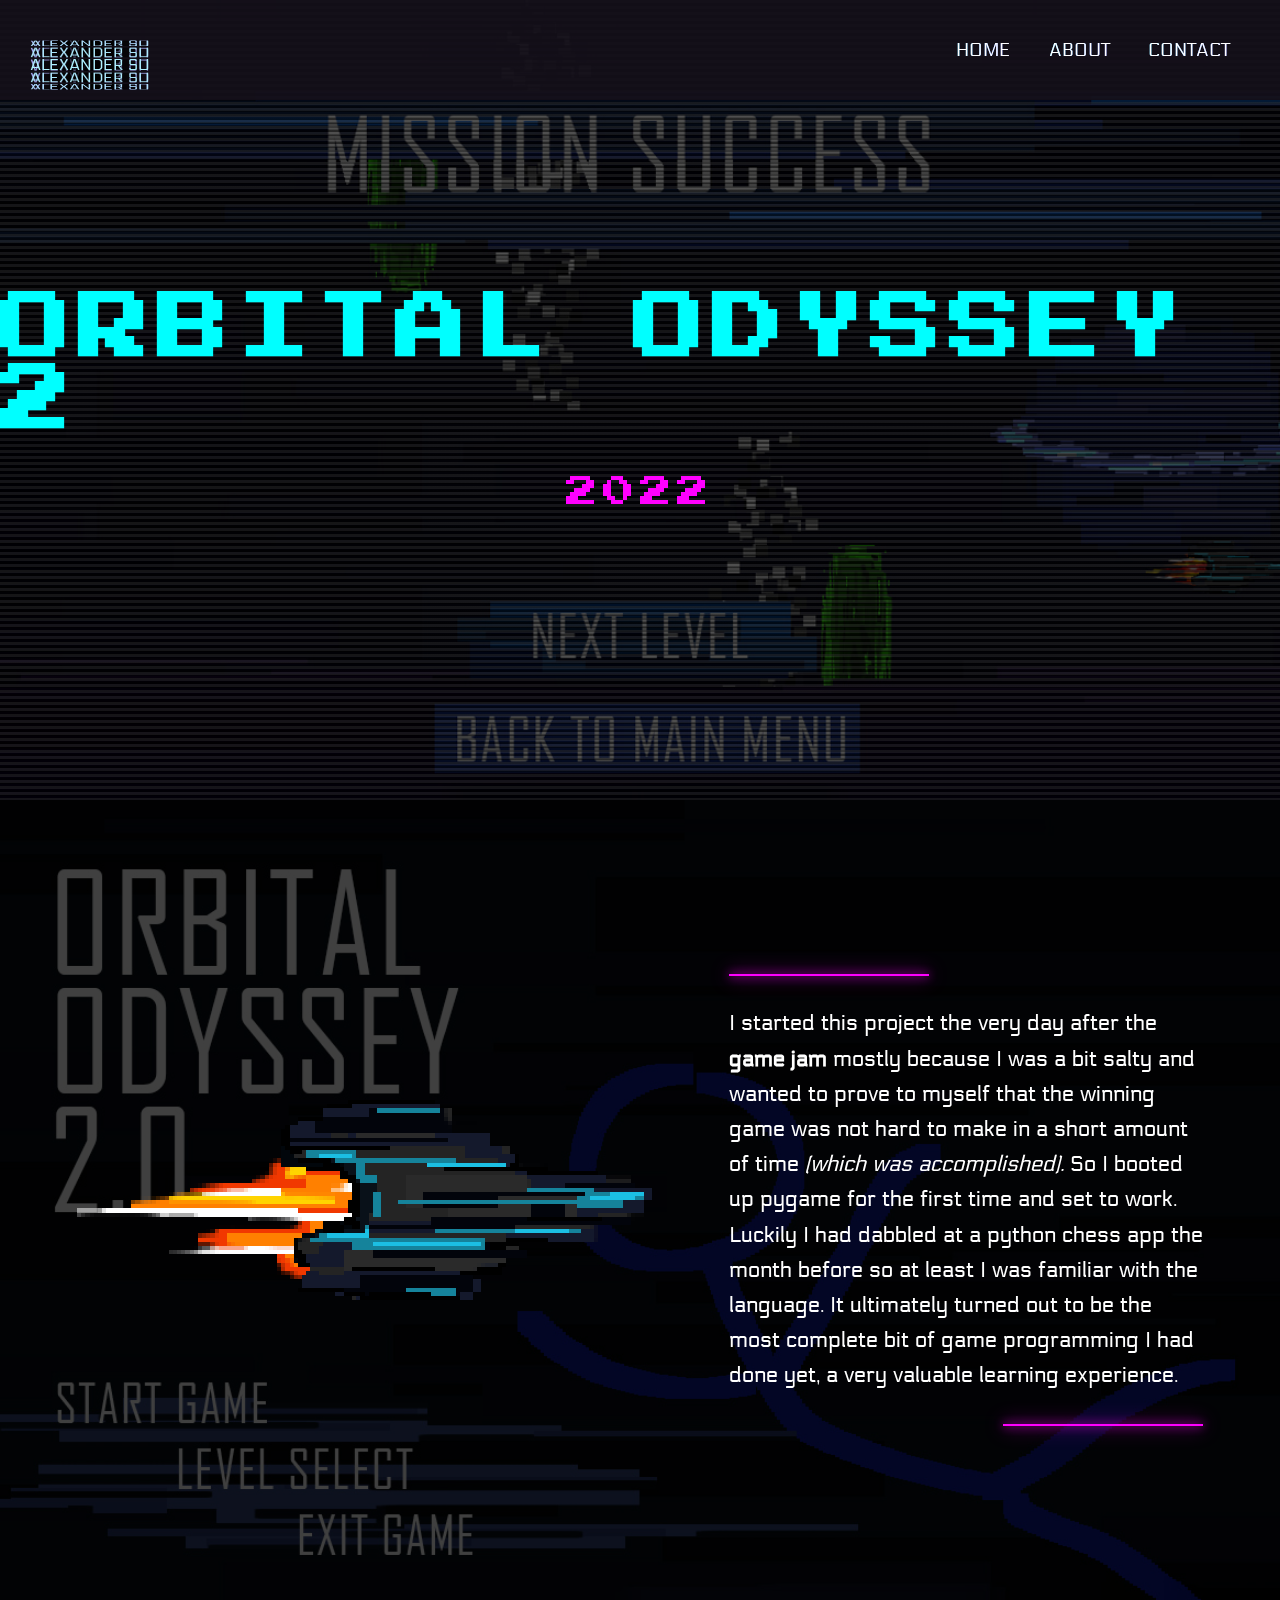
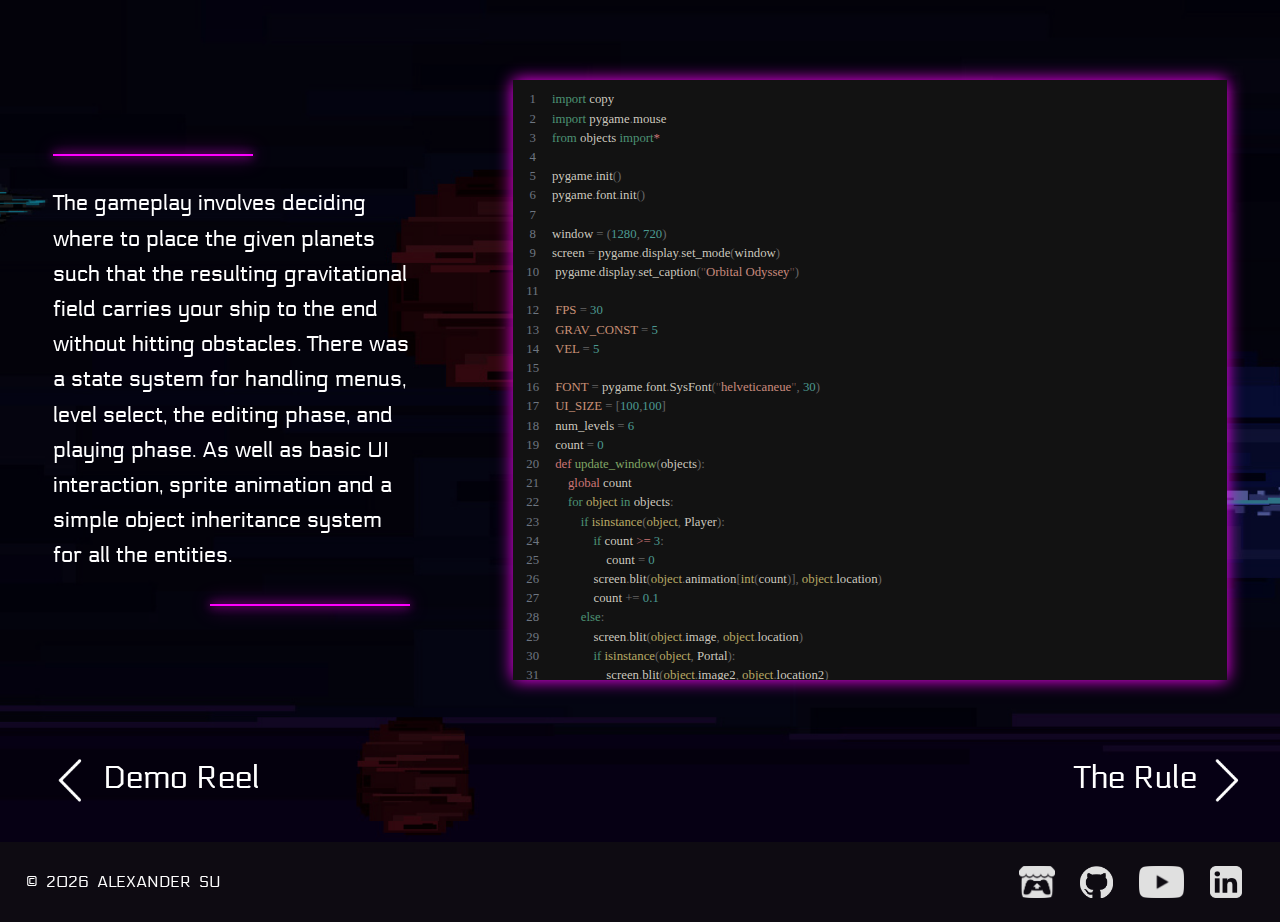
<file: src/ALongTimeAgo/OrbitalOdyssey2.html>
<!DOCTYPE html>
<html lang="en">

<head>
	<meta charset="UTF-8">
	<meta name="viewport" content="width=device-width, initial-scale=1.0">
	<title>Orbital Odyssey 2</title>

	<link rel="preconnect" href="https://fonts.googleapis.com">
	<link rel="preconnect" href="https://fonts.gstatic.com" crossorigin>
	<link href="https://fonts.googleapis.com/css2?family=Electrolize&display=swap" rel="stylesheet">
	<link href="https://fonts.googleapis.com/css2?family=Press+Start+2P&display=swap" rel="stylesheet">

	<style>
		@keyframes sprite {
			from { background-position: 0 0; }
			to { background-position: -300% 0; }
		}
		.sprite-animation {
			background-image: url('/assets/ALongTimeAgo/OrbitalOdyssey2/Rocket.png');
			background-size: 300% 100%;
			animation: sprite 0.5s steps(3) infinite;
			aspect-ratio: 138 / 48;
			height: 200px;
			z-index: 1;
			image-rendering: pixelated;
		}

		@keyframes neonPulse {
			0%, 100% { text-shadow: 0 0 10px #0ff, 0 0 20px #0ff, 0 0 40px #0ff, 0 0 80px #0ff; }
			50% { text-shadow: 0 0 5px #0ff, 0 0 10px #0ff, 0 0 20px #0ff, 0 0 40px #0ff; }
		}
		@keyframes neonPulse2 {
			0%, 100% { text-shadow: 0 0 10px #f0f, 0 0 20px #f0f, 0 0 40px #f0f, 0 0 80px #f0f; }
			50% { text-shadow: 0 0 5px #f0f, 0 0 10px #f0f, 0 0 20px #f0f, 0 0 40px #f0f; }
		}
		@keyframes scanline {
			0% { transform: translateY(-100%); }
			100% { transform: translateY(100%); }
		}
		@keyframes flicker {
			0%, 100% { opacity: 1; }
			92% { opacity: 1; }
			93% { opacity: 0.8; }
			94% { opacity: 1; }
			96% { opacity: 0.9; }
			97% { opacity: 1; }
		}

		.arcade-title {
			font-family: 'Press Start 2P', cursive;
			font-size: clamp(32px, 6vw, 72px);
			color: #0ff;
			animation: neonPulse 2s ease-in-out infinite, flicker 4s linear infinite;
			letter-spacing: 0.1em;
		}
		.arcade-subtitle {
			font-family: 'Press Start 2P', cursive;
			font-size: clamp(16px, 2.5vw, 32px);
			color: #f0f;
			animation: neonPulse2 2s ease-in-out infinite 0.5s, flicker 4s linear infinite 1s;
			letter-spacing: 0.15em;
		}
		.scanlines {
			position: absolute;
			inset: 0;
			background: repeating-linear-gradient(
				0deg,
				rgba(0, 0, 0, 0.4) 0px,
				rgba(0, 0, 0, 0.4) 2px,
				transparent 2px,
				transparent 4px
			);
			pointer-events: none;
		}
		.scanlines::after {
			content: '';
			position: absolute;
			inset: 0;
			background: linear-gradient(rgba(255,255,255,0.08) 50%, transparent 50%);
			background-size: 100% 6px;
			animation: scanline 6s linear infinite;
			pointer-events: none;
		}

		@keyframes glowPulse {
			0%, 100% { box-shadow: 0 0 10px #0ff, 0 0 20px #0ff, 0 0 30px #0ff, inset 0 0 10px rgba(0, 255, 255, 0.1); }
			50% { box-shadow: 0 0 5px #0ff, 0 0 10px #0ff, 0 0 15px #0ff, inset 0 0 5px rgba(0, 255, 255, 0.05); }
		}
		@keyframes glowPulse2 {
			0%, 100% { box-shadow: 0 0 10px #f0f, 0 0 20px #f0f, 0 0 30px #f0f, inset 0 0 10px rgba(255, 0, 255, 0.1); }
			50% { box-shadow: 0 0 5px #f0f, 0 0 10px #f0f, 0 0 15px #f0f, inset 0 0 5px rgba(255, 0, 255, 0.05); }
		}
		.neon-box {
			border: 2px solid #0ff;
			padding: 30px 40px;
			animation: glowPulse 2s ease-in-out infinite;
			background: rgba(0, 0, 0, 0.3);
		}
		.neon-line-pink {
			height: 2px;
			background: #f0f;
			box-shadow: 0 0 10px #f0f, 0 0 20px #f0f;
			animation: glowPulse2 2s ease-in-out infinite;
		}
	</style>
  <link rel="stylesheet" crossorigin href="/assets/baseStyle-BDs3jilJ.css">
</head>

<body style="font-family: 'Electrolize', sans-serif">
	<header class="sticky-header">
    <nav>
        <a href="/" class="logo">
            <div class="container">
                <span style="--i:1;">ALEXANDER SU</span>
                <span style="--i:2;">ALEXANDER SU</span>
                <span style="--i:3;">ALEXANDER SU</span>
                <span style="--i:4;">ALEXANDER SU</span>
                <span style="--i:5;">ALEXANDER SU</span>
                <span style="--i:6;">ALEXANDER SU</span>
                <span style="--i:7;">ALEXANDER SU</span>
                <span style="--i:8;">ALEXANDER SU</span>
                <span style="--i:9;">ALEXANDER SU</span>
                <span style="--i:10;">ALEXANDER SU</span>
                <span style="--i:11;">ALEXANDER SU</span>
                <span style="--i:12;">ALEXANDER SU</span>
            </div>
        </a>
        <div class="links">
            <a href="/#.gallery">HOME</a>
            <a href="">ABOUT</a>
            <a href="">CONTACT</a>
        </div>
    </nav>
</header>

<style>
    .sticky-header {
        position: fixed;
        top: 0;
        left: 0;
        width: 100%;
        background-color: #141019e7;
        z-index: 11;
        pointer-events: none;
    }

    .sticky-header nav {
        height: 100px;
        padding: 0 clamp(20px, 4%, 50px) 0 60px;
        display: flex;
        justify-content: space-between;
    }

    .logo {
        display: flex;
        justify-content: center;
        align-items: center;
        margin-top: 30px;
        margin-left: 30px;
        pointer-events: auto;
    }
    .logo .container {
        transform-style: preserve-3d;
        animation: rotate 25s linear infinite;
    }
    .logo span {
        position: absolute;
        white-space: nowrap;
        transform-style: preserve-3d;
        transform: translate(-50%, -50%) rotateX(calc(var(--i) * 30deg)) translateZ(25px);
        font-size: 1em;
        color: color-mix(in hsl, 
        #aff2ff calc(50% + 50% * cos(calc(var(--i) * 30deg))), 
        #aeaeff calc(50% - 50% * cos(calc(var(--i) * 30deg)))
    );
        background: linear-gradient(90deg, transparent, rgb(0, 0, 0), transparent);
        line-height: 0.7em;
    }
    @keyframes rotate {
        0% { transform: perspective(200px) rotateX(0deg) rotate(25deg); }
        100% { transform: perspective(200px) rotateX(360deg) rotate(25deg); }
    }

    .links {
        display: flex;
        gap: clamp(10px, 3vw, 50px);
        align-items: center;
        position: relative;
        pointer-events: auto;
    }

    .links a {
        color: #ffffff;
        font-size: 18px;
        text-decoration: none;
        position: relative;
        background: linear-gradient(to right, rgb(0, 195, 255), rgb(65, 58, 255), rgb(8, 195, 255));
        background-size: 200% 100%;
        -webkit-background-clip: text;
        background-clip: text;
        transition: all 0.3s ease;
        --gradient-width: 0px;
    }
    .links a:hover {
        transform: scale(1.2);
        color: transparent;
        animation: gradientPan var(--animation-duration, 2s) linear infinite;
        font-weight: 500;
    }
    .links a::before {
        content: '';
        position: absolute;
        width: 110%;
        height: 2px;
        left: -5%;
        bottom: -5px;
        background: white;
        transform: scaleX(0);
        transform-origin: left;
        transition: transform 0.4s ease-out;
    }
    .links a:hover::before {
        transform: scaleX(1);
    }
    @keyframes gradientPan {
        to { background-position: var(--gradient-width, 100%) center; }
    }
</style>

<script>
	const stickyHeader = document.querySelector('.sticky-header');
	window.addEventListener('scroll', () => {
		const opacity = Math.max(0.8, 1 - window.scrollY / 2400);
		stickyHeader.style.backgroundColor = `rgba(20, 16, 25, ${opacity * 0.9})`;
	});

	document.querySelectorAll('.links a').forEach(link => {
		const width = link.offsetWidth;
		link.style.setProperty('--gradient-width', `${width * 2}px`);
		link.style.setProperty('--animation-duration', `${width * 0.025}s`);
	});
</script>

	<main>
		<section class="section" style="background-image: url('/assets/ALongTimeAgo/OrbitalOdyssey2/Level.jpg'); min-height: 800px;">
			<div class="section-overlay" style="--overlay: 0.75"></div>
			<div class="scanlines"></div>

			<div class="section-text" style="flex-direction: column; gap: 40px;">
				<h1 class="arcade-title">ORBITAL ODYSSEY 2</h1>
				<p class="arcade-subtitle">2022</p>
			</div>
		</section>

		<section class="section" style="background-image: url('/assets/ALongTimeAgo/OrbitalOdyssey2/Title.jpg'); min-height: 800px">
			<div class="section-overlay" style="--overlay: 0.75"></div>

			<div style="display: flex; gap: 6vw; width: 100%; padding: 60px 6vw; align-items: center; z-index: 1;">
				<div class="sprite-animation"></div>

				<div style="flex: 1;">
					<div class="neon-line-pink" style="width: 200px; margin-bottom: 30px;"></div>
					<p style="font-size: clamp(14px, 1.8vw, 22px); line-height: 1.6;">
						I started this project the very day after the
						<a href="/src/ALongTimeAgo/TheRule.html" style="color: inherit; text-decoration: none; font-weight: 900;">game jam</a>
						mostly because I was a bit salty and wanted to prove to myself that the winning game was not hard to make in a short amount of time <i>(which was accomplished).</i>
						So I booted up pygame for the first time and set to work. Luckily I had dabbled at a python chess app the month before so at least I was familiar with the language.
						It ultimately turned out to be the most complete bit of game programming I had done yet, a very valuable learning experience.
					</p>
					<div class="neon-line-pink" style="width: 200px; margin-top: 30px; margin-left: auto"></div>
				</div>
			</div>
		</section>

		<section class="section" style="background-image: url('/assets/ALongTimeAgo/OrbitalOdyssey2/OtherLevel.jpg'); min-height: 800px; flex-direction: column;">
			<div class="section-overlay" style="--overlay: 0.4"></div>

			<div class="section-text" style="gap: 8vw; padding: 80px 6vw 40px 6vw">
				<div style="flex: 1;">
					<div class="neon-line-pink" style="width: 200px; margin-bottom: 30px;"></div>
					<p style="font-size: clamp(14px, 1.8vw, 22px); line-height: 1.6;">
						The gameplay involves deciding where to place the given planets such that the resulting gravitational field carries your ship to the end without hitting obstacles.
						There was a state system for handling menus, level select, the editing phase, and playing phase.
						As well as basic UI interaction, sprite animation and a simple object inheritance system for all the entities.
					</p>
					<div class="neon-line-pink" style="width: 200px; margin-top: 30px; margin-left: auto;"></div>
				</div>
				<div style="flex: 2; overflow-y: scroll; max-height: 600px; box-shadow: 0 0 16px rgb(255, 0, 255);">
					<pre class="shiki custom-dark" style="background-color:#121212;color:#dbd7caee" tabindex="0"><code><span class="line"><span class="line-number">  1</span> <span style="color:#4D9375">import</span><span style="color:#DBD7CAEE"> copy</span></span>
<span class="line"><span class="line-number">  2</span> <span style="color:#4D9375">import</span><span style="color:#DBD7CAEE"> pygame</span><span style="color:#666666">.</span><span style="color:#DBD7CAEE">mouse</span></span>
<span class="line"><span class="line-number">  3</span> <span style="color:#4D9375">from</span><span style="color:#DBD7CAEE"> objects </span><span style="color:#4D9375">import</span><span style="color:#CB7676">*</span></span>
<span class="line"><span class="line-number">  4</span> </span>
<span class="line"><span class="line-number">  5</span> <span style="color:#DBD7CAEE">pygame</span><span style="color:#666666">.</span><span style="color:#DBD7CAEE">init</span><span style="color:#666666">()</span></span>
<span class="line"><span class="line-number">  6</span> <span style="color:#DBD7CAEE">pygame</span><span style="color:#666666">.</span><span style="color:#DBD7CAEE">font</span><span style="color:#666666">.</span><span style="color:#DBD7CAEE">init</span><span style="color:#666666">()</span></span>
<span class="line"><span class="line-number">  7</span> </span>
<span class="line"><span class="line-number">  8</span> <span style="color:#DBD7CAEE">window </span><span style="color:#666666">=</span><span style="color:#666666"> (</span><span style="color:#4C9A91">1280</span><span style="color:#666666">,</span><span style="color:#4C9A91"> 720</span><span style="color:#666666">)</span></span>
<span class="line"><span class="line-number">  9</span> <span style="color:#DBD7CAEE">screen </span><span style="color:#666666">=</span><span style="color:#DBD7CAEE"> pygame</span><span style="color:#666666">.</span><span style="color:#DBD7CAEE">display</span><span style="color:#666666">.</span><span style="color:#DBD7CAEE">set_mode</span><span style="color:#666666">(</span><span style="color:#DBD7CAEE">window</span><span style="color:#666666">)</span></span>
<span class="line"><span class="line-number"> 10</span> <span style="color:#DBD7CAEE">pygame</span><span style="color:#666666">.</span><span style="color:#DBD7CAEE">display</span><span style="color:#666666">.</span><span style="color:#DBD7CAEE">set_caption</span><span style="color:#666666">(</span><span style="color:#C98A7D77">"</span><span style="color:#C98A7D">Orbital Odyssey</span><span style="color:#C98A7D77">"</span><span style="color:#666666">)</span></span>
<span class="line"><span class="line-number"> 11</span> </span>
<span class="line"><span class="line-number"> 12</span> <span style="color:#C99076">FPS</span><span style="color:#666666"> =</span><span style="color:#4C9A91"> 30</span></span>
<span class="line"><span class="line-number"> 13</span> <span style="color:#C99076">GRAV_CONST</span><span style="color:#666666"> =</span><span style="color:#4C9A91"> 5</span></span>
<span class="line"><span class="line-number"> 14</span> <span style="color:#C99076">VEL</span><span style="color:#666666"> =</span><span style="color:#4C9A91"> 5</span></span>
<span class="line"><span class="line-number"> 15</span> </span>
<span class="line"><span class="line-number"> 16</span> <span style="color:#C99076">FONT</span><span style="color:#666666"> =</span><span style="color:#DBD7CAEE"> pygame</span><span style="color:#666666">.</span><span style="color:#DBD7CAEE">font</span><span style="color:#666666">.</span><span style="color:#DBD7CAEE">SysFont</span><span style="color:#666666">(</span><span style="color:#C98A7D77">"</span><span style="color:#C98A7D">helveticaneue</span><span style="color:#C98A7D77">"</span><span style="color:#666666">,</span><span style="color:#4C9A91"> 30</span><span style="color:#666666">)</span></span>
<span class="line"><span class="line-number"> 17</span> <span style="color:#C99076">UI_SIZE</span><span style="color:#666666"> =</span><span style="color:#666666"> [</span><span style="color:#4C9A91">100</span><span style="color:#666666">,</span><span style="color:#4C9A91">100</span><span style="color:#666666">]</span></span>
<span class="line"><span class="line-number"> 18</span> <span style="color:#DBD7CAEE">num_levels </span><span style="color:#666666">=</span><span style="color:#4C9A91"> 6</span></span>
<span class="line"><span class="line-number"> 19</span> <span style="color:#DBD7CAEE">count </span><span style="color:#666666">=</span><span style="color:#4C9A91"> 0</span></span>
<span class="line"><span class="line-number"> 20</span> <span style="color:#CB7676">def</span><span style="color:#80A665"> update_window</span><span style="color:#666666">(</span><span style="color:#DBD7CAEE">objects</span><span style="color:#666666">):</span></span>
<span class="line"><span class="line-number"> 21</span> <span style="color:#CB7676">    global</span><span style="color:#DBD7CAEE"> count</span></span>
<span class="line"><span class="line-number"> 22</span> <span style="color:#4D9375">    for</span><span style="color:#B8A965"> object</span><span style="color:#4D9375"> in</span><span style="color:#DBD7CAEE"> objects</span><span style="color:#666666">:</span></span>
<span class="line"><span class="line-number"> 23</span> <span style="color:#4D9375">        if</span><span style="color:#B8A965"> isinstance</span><span style="color:#666666">(</span><span style="color:#B8A965">object</span><span style="color:#666666">,</span><span style="color:#DBD7CAEE"> Player</span><span style="color:#666666">):</span></span>
<span class="line"><span class="line-number"> 24</span> <span style="color:#4D9375">            if</span><span style="color:#DBD7CAEE"> count </span><span style="color:#CB7676">>=</span><span style="color:#4C9A91"> 3</span><span style="color:#666666">:</span></span>
<span class="line"><span class="line-number"> 25</span> <span style="color:#DBD7CAEE">                count </span><span style="color:#666666">=</span><span style="color:#4C9A91"> 0</span></span>
<span class="line"><span class="line-number"> 26</span> <span style="color:#DBD7CAEE">            screen</span><span style="color:#666666">.</span><span style="color:#DBD7CAEE">blit</span><span style="color:#666666">(</span><span style="color:#B8A965">object</span><span style="color:#666666">.</span><span style="color:#DBD7CAEE">animation</span><span style="color:#666666">[</span><span style="color:#B8A965">int</span><span style="color:#666666">(</span><span style="color:#DBD7CAEE">count</span><span style="color:#666666">)],</span><span style="color:#B8A965"> object</span><span style="color:#666666">.</span><span style="color:#DBD7CAEE">location</span><span style="color:#666666">)</span></span>
<span class="line"><span class="line-number"> 27</span> <span style="color:#DBD7CAEE">            count </span><span style="color:#666666">+=</span><span style="color:#4C9A91"> 0.1</span></span>
<span class="line"><span class="line-number"> 28</span> <span style="color:#4D9375">        else</span><span style="color:#666666">:</span></span>
<span class="line"><span class="line-number"> 29</span> <span style="color:#DBD7CAEE">            screen</span><span style="color:#666666">.</span><span style="color:#DBD7CAEE">blit</span><span style="color:#666666">(</span><span style="color:#B8A965">object</span><span style="color:#666666">.</span><span style="color:#DBD7CAEE">image</span><span style="color:#666666">,</span><span style="color:#B8A965"> object</span><span style="color:#666666">.</span><span style="color:#DBD7CAEE">location</span><span style="color:#666666">)</span></span>
<span class="line"><span class="line-number"> 30</span> <span style="color:#4D9375">            if</span><span style="color:#B8A965"> isinstance</span><span style="color:#666666">(</span><span style="color:#B8A965">object</span><span style="color:#666666">,</span><span style="color:#DBD7CAEE"> Portal</span><span style="color:#666666">):</span></span>
<span class="line"><span class="line-number"> 31</span> <span style="color:#DBD7CAEE">                screen</span><span style="color:#666666">.</span><span style="color:#DBD7CAEE">blit</span><span style="color:#666666">(</span><span style="color:#B8A965">object</span><span style="color:#666666">.</span><span style="color:#DBD7CAEE">image2</span><span style="color:#666666">,</span><span style="color:#B8A965"> object</span><span style="color:#666666">.</span><span style="color:#DBD7CAEE">location2</span><span style="color:#666666">)</span></span>
<span class="line"><span class="line-number"> 32</span> <span style="color:#DBD7CAEE">    pygame</span><span style="color:#666666">.</span><span style="color:#DBD7CAEE">display</span><span style="color:#666666">.</span><span style="color:#DBD7CAEE">flip</span><span style="color:#666666">()</span></span>
<span class="line"><span class="line-number"> 33</span> </span>
<span class="line"><span class="line-number"> 34</span> <span style="color:#CB7676">def</span><span style="color:#80A665"> update_gravity</span><span style="color:#666666">(</span><span style="color:#DBD7CAEE">rocket</span><span style="color:#666666">,</span><span style="color:#DBD7CAEE"> actors</span><span style="color:#666666">):</span></span>
<span class="line"><span class="line-number"> 35</span> <span style="color:#DBD7CAEE">    force_x </span><span style="color:#666666">=</span><span style="color:#4C9A91"> 0</span></span>
<span class="line"><span class="line-number"> 36</span> <span style="color:#DBD7CAEE">    force_y </span><span style="color:#666666">=</span><span style="color:#4C9A91"> 0</span></span>
<span class="line"><span class="line-number"> 37</span> <span style="color:#4D9375">    for</span><span style="color:#DBD7CAEE"> actor </span><span style="color:#4D9375">in</span><span style="color:#DBD7CAEE"> actors</span><span style="color:#666666">:</span></span>
<span class="line"><span class="line-number"> 38</span> <span style="color:#4D9375">        if</span><span style="color:#DBD7CAEE"> actor</span><span style="color:#666666">.</span><span style="color:#DBD7CAEE">has_gravity</span><span style="color:#666666">:</span></span>
<span class="line"><span class="line-number"> 39</span> <span style="color:#DBD7CAEE">            y </span><span style="color:#666666">=</span><span style="color:#DBD7CAEE"> actor</span><span style="color:#666666">.</span><span style="color:#DBD7CAEE">get_center</span><span style="color:#666666">()[</span><span style="color:#4C9A91">1</span><span style="color:#666666">]</span><span style="color:#CB7676"> -</span><span style="color:#DBD7CAEE"> rocket</span><span style="color:#666666">.</span><span style="color:#DBD7CAEE">get_center</span><span style="color:#666666">()[</span><span style="color:#4C9A91">1</span><span style="color:#666666">]</span></span>
<span class="line"><span class="line-number"> 40</span> <span style="color:#DBD7CAEE">            x </span><span style="color:#666666">=</span><span style="color:#DBD7CAEE"> actor</span><span style="color:#666666">.</span><span style="color:#DBD7CAEE">get_center</span><span style="color:#666666">()[</span><span style="color:#4C9A91">0</span><span style="color:#666666">]</span><span style="color:#CB7676"> -</span><span style="color:#DBD7CAEE"> rocket</span><span style="color:#666666">.</span><span style="color:#DBD7CAEE">get_center</span><span style="color:#666666">()[</span><span style="color:#4C9A91">0</span><span style="color:#666666">]</span></span>
<span class="line"><span class="line-number"> 41</span> <span style="color:#DBD7CAEE">            distance_squared </span><span style="color:#666666">=</span><span style="color:#666666"> (</span><span style="color:#DBD7CAEE">x </span><span style="color:#CB7676">**</span><span style="color:#4C9A91"> 2</span><span style="color:#666666">)</span><span style="color:#CB7676"> +</span><span style="color:#666666"> (</span><span style="color:#DBD7CAEE">y </span><span style="color:#CB7676">**</span><span style="color:#4C9A91"> 2</span><span style="color:#666666">)</span></span>
<span class="line"><span class="line-number"> 42</span> <span style="color:#DBD7CAEE">            gravity </span><span style="color:#666666">=</span><span style="color:#C99076"> GRAV_CONST</span><span style="color:#CB7676"> /</span><span style="color:#DBD7CAEE"> distance_squared</span></span>
<span class="line"><span class="line-number"> 43</span> <span style="color:#DBD7CAEE">            force_x </span><span style="color:#666666">+=</span><span style="color:#DBD7CAEE"> gravity </span><span style="color:#CB7676">*</span><span style="color:#DBD7CAEE"> x</span></span>
<span class="line"><span class="line-number"> 44</span> <span style="color:#DBD7CAEE">            force_y </span><span style="color:#666666">+=</span><span style="color:#DBD7CAEE"> gravity </span><span style="color:#CB7676">*</span><span style="color:#DBD7CAEE"> y</span></span>
<span class="line"><span class="line-number"> 45</span> <span style="color:#DBD7CAEE">    rocket</span><span style="color:#666666">.</span><span style="color:#DBD7CAEE">velocity</span><span style="color:#666666">[</span><span style="color:#4C9A91">0</span><span style="color:#666666">]</span><span style="color:#666666"> +=</span><span style="color:#DBD7CAEE"> force_x</span></span>
<span class="line"><span class="line-number"> 46</span> <span style="color:#DBD7CAEE">    rocket</span><span style="color:#666666">.</span><span style="color:#DBD7CAEE">velocity</span><span style="color:#666666">[</span><span style="color:#4C9A91">1</span><span style="color:#666666">]</span><span style="color:#666666"> +=</span><span style="color:#DBD7CAEE"> force_y</span></span>
<span class="line"><span class="line-number"> 47</span> </span>
<span class="line"><span class="line-number"> 48</span> <span style="color:#CB7676">def</span><span style="color:#80A665"> check_collision</span><span style="color:#666666">(</span><span style="color:#DBD7CAEE">rocket</span><span style="color:#666666">,</span><span style="color:#DBD7CAEE"> actors</span><span style="color:#666666">):</span></span>
<span class="line"><span class="line-number"> 49</span> <span style="color:#CB7676">    global</span><span style="color:#DBD7CAEE"> cooldown</span></span>
<span class="line"><span class="line-number"> 50</span> <span style="color:#DBD7CAEE">    rocket_rect </span><span style="color:#666666">=</span><span style="color:#DBD7CAEE"> pygame</span><span style="color:#666666">.</span><span style="color:#DBD7CAEE">Rect</span><span style="color:#666666">(</span><span style="color:#DBD7CAEE">rocket</span><span style="color:#666666">.</span><span style="color:#DBD7CAEE">location</span><span style="color:#666666">[</span><span style="color:#4C9A91">0</span><span style="color:#666666">],</span><span style="color:#DBD7CAEE"> rocket</span><span style="color:#666666">.</span><span style="color:#DBD7CAEE">location</span><span style="color:#666666">[</span><span style="color:#4C9A91">1</span><span style="color:#666666">],</span><span style="color:#DBD7CAEE"> rocket</span><span style="color:#666666">.</span><span style="color:#DBD7CAEE">radius</span><span style="color:#666666">[</span><span style="color:#4C9A91">0</span><span style="color:#666666">]</span><span style="color:#CB7676">*</span><span style="color:#4C9A91">2</span><span style="color:#666666">,</span><span style="color:#DBD7CAEE"> rocket</span><span style="color:#666666">.</span><span style="color:#DBD7CAEE">radius</span><span style="color:#666666">[</span><span style="color:#4C9A91">1</span><span style="color:#666666">]</span><span style="color:#CB7676">*</span><span style="color:#4C9A91">2</span><span style="color:#666666">)</span></span>
<span class="line"><span class="line-number"> 51</span> <span style="color:#4D9375">    for</span><span style="color:#DBD7CAEE"> actor </span><span style="color:#4D9375">in</span><span style="color:#DBD7CAEE"> actors</span><span style="color:#666666">:</span></span>
<span class="line"><span class="line-number"> 52</span> <span style="color:#4D9375">        if</span><span style="color:#B8A965"> isinstance</span><span style="color:#666666">(</span><span style="color:#DBD7CAEE">actor</span><span style="color:#666666">,</span><span style="color:#DBD7CAEE"> Portal</span><span style="color:#666666">):</span></span>
<span class="line"><span class="line-number"> 53</span> <span style="color:#4D9375">            if</span><span style="color:#DBD7CAEE"> rocket_rect</span><span style="color:#666666">.</span><span style="color:#DBD7CAEE">colliderect</span><span style="color:#666666">(</span><span style="color:#DBD7CAEE">actor</span><span style="color:#666666">.</span><span style="color:#DBD7CAEE">rect</span><span style="color:#666666">)</span><span style="color:#CB7676"> and</span><span style="color:#CB7676"> not</span><span style="color:#DBD7CAEE"> cooldown</span><span style="color:#666666">:</span></span>
<span class="line"><span class="line-number"> 54</span> <span style="color:#DBD7CAEE">                rocket</span><span style="color:#666666">.</span><span style="color:#DBD7CAEE">location</span><span style="color:#666666">[</span><span style="color:#4C9A91">0</span><span style="color:#666666">]</span><span style="color:#666666"> =</span><span style="color:#DBD7CAEE"> actor</span><span style="color:#666666">.</span><span style="color:#DBD7CAEE">rect2</span><span style="color:#666666">[</span><span style="color:#4C9A91">0</span><span style="color:#666666">]</span></span>
<span class="line"><span class="line-number"> 55</span> <span style="color:#DBD7CAEE">                rocket</span><span style="color:#666666">.</span><span style="color:#DBD7CAEE">location</span><span style="color:#666666">[</span><span style="color:#4C9A91">1</span><span style="color:#666666">]</span><span style="color:#666666"> =</span><span style="color:#B8A965"> abs</span><span style="color:#666666">(</span><span style="color:#DBD7CAEE">rocket</span><span style="color:#666666">.</span><span style="color:#DBD7CAEE">location</span><span style="color:#666666">[</span><span style="color:#4C9A91">1</span><span style="color:#666666">]</span><span style="color:#CB7676">-</span><span style="color:#DBD7CAEE">actor</span><span style="color:#666666">.</span><span style="color:#DBD7CAEE">rect</span><span style="color:#666666">[</span><span style="color:#4C9A91">1</span><span style="color:#666666">])</span><span style="color:#CB7676"> +</span><span style="color:#DBD7CAEE"> actor</span><span style="color:#666666">.</span><span style="color:#DBD7CAEE">rect2</span><span style="color:#666666">[</span><span style="color:#4C9A91">1</span><span style="color:#666666">]</span></span>
<span class="line"><span class="line-number"> 56</span> <span style="color:#DBD7CAEE">                cooldown </span><span style="color:#666666">=</span><span style="color:#4D9375"> True</span></span>
<span class="line"><span class="line-number"> 57</span> <span style="color:#4D9375">            elif</span><span style="color:#DBD7CAEE"> rocket_rect</span><span style="color:#666666">.</span><span style="color:#DBD7CAEE">colliderect</span><span style="color:#666666">(</span><span style="color:#DBD7CAEE">actor</span><span style="color:#666666">.</span><span style="color:#DBD7CAEE">rect2</span><span style="color:#666666">)</span><span style="color:#CB7676"> and</span><span style="color:#CB7676"> not</span><span style="color:#DBD7CAEE"> cooldown</span><span style="color:#666666">:</span></span>
<span class="line"><span class="line-number"> 58</span> <span style="color:#DBD7CAEE">                rocket</span><span style="color:#666666">.</span><span style="color:#DBD7CAEE">location </span><span style="color:#666666">=</span><span style="color:#DBD7CAEE"> actor</span><span style="color:#666666">.</span><span style="color:#DBD7CAEE">location</span><span style="color:#666666">.</span><span style="color:#DBD7CAEE">copy</span><span style="color:#666666">()</span></span>
<span class="line"><span class="line-number"> 59</span> <span style="color:#DBD7CAEE">                cooldown </span><span style="color:#666666">=</span><span style="color:#4D9375"> True</span></span>
<span class="line"><span class="line-number"> 60</span> <span style="color:#4D9375">            elif</span><span style="color:#CB7676"> not</span><span style="color:#DBD7CAEE"> rocket_rect</span><span style="color:#666666">.</span><span style="color:#DBD7CAEE">colliderect</span><span style="color:#666666">(</span><span style="color:#DBD7CAEE">actor</span><span style="color:#666666">.</span><span style="color:#DBD7CAEE">rect</span><span style="color:#666666">)</span><span style="color:#CB7676"> and</span><span style="color:#CB7676"> not</span><span style="color:#DBD7CAEE"> rocket_rect</span><span style="color:#666666">.</span><span style="color:#DBD7CAEE">colliderect</span><span style="color:#666666">(</span><span style="color:#DBD7CAEE">actor</span><span style="color:#666666">.</span><span style="color:#DBD7CAEE">rect2</span><span style="color:#666666">):</span></span>
<span class="line"><span class="line-number"> 61</span> <span style="color:#DBD7CAEE">                cooldown </span><span style="color:#666666">=</span><span style="color:#4D9375"> False</span></span>
<span class="line"><span class="line-number"> 62</span> <span style="color:#4D9375">        if</span><span style="color:#DBD7CAEE"> rocket_rect</span><span style="color:#666666">.</span><span style="color:#DBD7CAEE">colliderect</span><span style="color:#666666">(</span><span style="color:#DBD7CAEE">actor</span><span style="color:#666666">.</span><span style="color:#DBD7CAEE">rect</span><span style="color:#666666">):</span></span>
<span class="line"><span class="line-number"> 63</span> <span style="color:#4D9375">            if</span><span style="color:#DBD7CAEE"> actor</span><span style="color:#666666">.</span><span style="color:#DBD7CAEE">is_target</span><span style="color:#666666">:</span></span>
<span class="line"><span class="line-number"> 64</span> <span style="color:#4D9375">                return</span><span style="color:#4C9A91"> 2</span></span>
<span class="line"><span class="line-number"> 65</span> <span style="color:#4D9375">            elif</span><span style="color:#CB7676"> not</span><span style="color:#B8A965"> isinstance</span><span style="color:#666666">(</span><span style="color:#DBD7CAEE">actor</span><span style="color:#666666">,</span><span style="color:#DBD7CAEE"> Portal</span><span style="color:#666666">):</span></span>
<span class="line"><span class="line-number"> 66</span> <span style="color:#4D9375">                return</span><span style="color:#4C9A91"> 1</span></span>
<span class="line"><span class="line-number"> 67</span> <span style="color:#4D9375">        elif</span><span style="color:#DBD7CAEE"> rocket</span><span style="color:#666666">.</span><span style="color:#DBD7CAEE">location</span><span style="color:#666666">[</span><span style="color:#4C9A91">0</span><span style="color:#666666">]</span><span style="color:#CB7676"> ></span><span style="color:#4C9A91"> 1400</span><span style="color:#CB7676"> or</span><span style="color:#DBD7CAEE"> rocket</span><span style="color:#666666">.</span><span style="color:#DBD7CAEE">location</span><span style="color:#666666">[</span><span style="color:#4C9A91">0</span><span style="color:#666666">]</span><span style="color:#CB7676"> &#x3C;</span><span style="color:#CB7676"> -</span><span style="color:#4C9A91">100</span><span style="color:#CB7676"> or</span><span style="color:#DBD7CAEE"> rocket</span><span style="color:#666666">.</span><span style="color:#DBD7CAEE">location</span><span style="color:#666666">[</span><span style="color:#4C9A91">1</span><span style="color:#666666">]</span><span style="color:#CB7676"> ></span><span style="color:#4C9A91"> 800</span><span style="color:#CB7676"> or</span><span style="color:#DBD7CAEE"> rocket</span><span style="color:#666666">.</span><span style="color:#DBD7CAEE">location</span><span style="color:#666666">[</span><span style="color:#4C9A91">1</span><span style="color:#666666">]</span><span style="color:#CB7676"> &#x3C;</span><span style="color:#CB7676"> -</span><span style="color:#4C9A91">100</span><span style="color:#666666">:</span></span>
<span class="line"><span class="line-number"> 68</span> <span style="color:#4D9375">            return</span><span style="color:#4C9A91"> 1</span></span>
<span class="line"><span class="line-number"> 69</span> <span style="color:#4D9375">    return</span><span style="color:#4C9A91"> 0</span></span>
<span class="line"><span class="line-number"> 70</span> </span>
<span class="line"><span class="line-number"> 71</span> <span style="color:#CB7676">def</span><span style="color:#80A665"> start_menu</span><span style="color:#666666">():</span></span>
<span class="line"><span class="line-number"> 72</span> <span style="color:#DBD7CAEE">    start_screen </span><span style="color:#666666">=</span><span style="color:#DBD7CAEE"> Actor</span><span style="color:#666666">(</span><span style="color:#C98A7D77">"</span><span style="color:#C98A7D">ART/startmenu.png</span><span style="color:#C98A7D77">"</span><span style="color:#666666">,</span><span style="color:#666666"> [</span><span style="color:#4C9A91">0</span><span style="color:#666666">,</span><span style="color:#4C9A91"> 0</span><span style="color:#666666">])</span></span>
<span class="line"><span class="line-number"> 73</span> <span style="color:#DBD7CAEE">    start_button </span><span style="color:#666666">=</span><span style="color:#DBD7CAEE"> Actor</span><span style="color:#666666">(</span><span style="color:#C98A7D77">"</span><span style="color:#C98A7D">ART/startbutton.png</span><span style="color:#C98A7D77">"</span><span style="color:#666666">,</span><span style="color:#666666"> [</span><span style="color:#4C9A91">110</span><span style="color:#666666">,</span><span style="color:#4C9A91">540</span><span style="color:#666666">])</span></span>
<span class="line"><span class="line-number"> 74</span> <span style="color:#DBD7CAEE">    level_select </span><span style="color:#666666">=</span><span style="color:#DBD7CAEE"> Actor</span><span style="color:#666666">(</span><span style="color:#C98A7D77">"</span><span style="color:#C98A7D">ART/levelselect.png</span><span style="color:#C98A7D77">"</span><span style="color:#666666">,</span><span style="color:#666666"> [</span><span style="color:#4C9A91">220</span><span style="color:#666666">,</span><span style="color:#4C9A91"> 600</span><span style="color:#666666">])</span></span>
<span class="line"><span class="line-number"> 75</span> <span style="color:#DBD7CAEE">    exit_button </span><span style="color:#666666">=</span><span style="color:#DBD7CAEE"> Actor</span><span style="color:#666666">(</span><span style="color:#C98A7D77">"</span><span style="color:#C98A7D">ART/exitgame.png</span><span style="color:#C98A7D77">"</span><span style="color:#666666">,</span><span style="color:#666666"> [</span><span style="color:#4C9A91">330</span><span style="color:#666666">,</span><span style="color:#4C9A91">660</span><span style="color:#666666">])</span></span>
<span class="line"><span class="line-number"> 76</span> <span style="color:#DBD7CAEE">    objects </span><span style="color:#666666">=</span><span style="color:#666666"> [</span><span style="color:#DBD7CAEE">start_screen</span><span style="color:#666666">,</span><span style="color:#DBD7CAEE"> start_button</span><span style="color:#666666">,</span><span style="color:#DBD7CAEE"> level_select</span><span style="color:#666666">,</span><span style="color:#DBD7CAEE"> exit_button</span><span style="color:#666666">]</span></span>
<span class="line"><span class="line-number"> 77</span> <span style="color:#DBD7CAEE">    starting </span><span style="color:#666666">=</span><span style="color:#4D9375"> True</span></span>
<span class="line"><span class="line-number"> 78</span> <span style="color:#4D9375">    while</span><span style="color:#DBD7CAEE"> starting</span><span style="color:#666666">:</span></span>
<span class="line"><span class="line-number"> 79</span> <span style="color:#4D9375">        for</span><span style="color:#DBD7CAEE"> event </span><span style="color:#4D9375">in</span><span style="color:#DBD7CAEE"> pygame</span><span style="color:#666666">.</span><span style="color:#DBD7CAEE">event</span><span style="color:#666666">.</span><span style="color:#DBD7CAEE">get</span><span style="color:#666666">():</span></span>
<span class="line"><span class="line-number"> 80</span> <span style="color:#4D9375">            if</span><span style="color:#DBD7CAEE"> event</span><span style="color:#666666">.</span><span style="color:#DBD7CAEE">type </span><span style="color:#CB7676">==</span><span style="color:#DBD7CAEE"> pygame</span><span style="color:#666666">.</span><span style="color:#C99076">QUIT</span><span style="color:#666666">:</span></span>
<span class="line"><span class="line-number"> 81</span> <span style="color:#DBD7CAEE">                pygame</span><span style="color:#666666">.</span><span style="color:#DBD7CAEE">quit</span><span style="color:#666666">()</span></span>
<span class="line"><span class="line-number"> 82</span> <span style="color:#4D9375">            if</span><span style="color:#DBD7CAEE"> event</span><span style="color:#666666">.</span><span style="color:#DBD7CAEE">type </span><span style="color:#CB7676">==</span><span style="color:#DBD7CAEE"> pygame</span><span style="color:#666666">.</span><span style="color:#C99076">MOUSEBUTTONDOWN</span><span style="color:#666666">:</span></span>
<span class="line"><span class="line-number"> 83</span> <span style="color:#4D9375">                if</span><span style="color:#DBD7CAEE"> start_button</span><span style="color:#666666">.</span><span style="color:#DBD7CAEE">image</span><span style="color:#666666">.</span><span style="color:#DBD7CAEE">get_rect</span><span style="color:#666666">(</span><span style="color:#BD976A">topleft</span><span style="color:#666666">=</span><span style="color:#DBD7CAEE">start_button</span><span style="color:#666666">.</span><span style="color:#DBD7CAEE">location</span><span style="color:#666666">).</span><span style="color:#DBD7CAEE">collidepoint</span><span style="color:#666666">(</span><span style="color:#DBD7CAEE">pygame</span><span style="color:#666666">.</span><span style="color:#DBD7CAEE">mouse</span><span style="color:#666666">.</span><span style="color:#DBD7CAEE">get_pos</span><span style="color:#666666">()):</span></span>
<span class="line"><span class="line-number"> 84</span> <span style="color:#4D9375">                    return</span><span style="color:#4C9A91"> 0</span></span>
<span class="line"><span class="line-number"> 85</span> <span style="color:#4D9375">                if</span><span style="color:#DBD7CAEE"> level_select</span><span style="color:#666666">.</span><span style="color:#DBD7CAEE">image</span><span style="color:#666666">.</span><span style="color:#DBD7CAEE">get_rect</span><span style="color:#666666">(</span><span style="color:#BD976A">topleft</span><span style="color:#666666">=</span><span style="color:#DBD7CAEE">level_select</span><span style="color:#666666">.</span><span style="color:#DBD7CAEE">location</span><span style="color:#666666">).</span><span style="color:#DBD7CAEE">collidepoint</span><span style="color:#666666">(</span><span style="color:#DBD7CAEE">pygame</span><span style="color:#666666">.</span><span style="color:#DBD7CAEE">mouse</span><span style="color:#666666">.</span><span style="color:#DBD7CAEE">get_pos</span><span style="color:#666666">()):</span></span>
<span class="line"><span class="line-number"> 86</span> <span style="color:#4D9375">                    return</span><span style="color:#DBD7CAEE"> select_menu</span><span style="color:#666666">()</span></span>
<span class="line"><span class="line-number"> 87</span> <span style="color:#4D9375">                if</span><span style="color:#DBD7CAEE"> exit_button</span><span style="color:#666666">.</span><span style="color:#DBD7CAEE">image</span><span style="color:#666666">.</span><span style="color:#DBD7CAEE">get_rect</span><span style="color:#666666">(</span><span style="color:#BD976A">topleft</span><span style="color:#666666">=</span><span style="color:#DBD7CAEE">exit_button</span><span style="color:#666666">.</span><span style="color:#DBD7CAEE">location</span><span style="color:#666666">).</span><span style="color:#DBD7CAEE">collidepoint</span><span style="color:#666666">(</span><span style="color:#DBD7CAEE">pygame</span><span style="color:#666666">.</span><span style="color:#DBD7CAEE">mouse</span><span style="color:#666666">.</span><span style="color:#DBD7CAEE">get_pos</span><span style="color:#666666">()):</span></span>
<span class="line"><span class="line-number"> 88</span> <span style="color:#DBD7CAEE">                    pygame</span><span style="color:#666666">.</span><span style="color:#DBD7CAEE">quit</span><span style="color:#666666">()</span></span>
<span class="line"><span class="line-number"> 89</span> <span style="color:#DBD7CAEE">        update_window</span><span style="color:#666666">(</span><span style="color:#DBD7CAEE">objects</span><span style="color:#666666">)</span></span>
<span class="line"><span class="line-number"> 90</span> </span>
<span class="line"><span class="line-number"> 91</span> <span style="color:#CB7676">def</span><span style="color:#80A665"> select_menu</span><span style="color:#666666">():</span></span>
<span class="line"><span class="line-number"> 92</span> <span style="color:#DBD7CAEE">    selecting </span><span style="color:#666666">=</span><span style="color:#4D9375"> True</span></span>
<span class="line"><span class="line-number"> 93</span> <span style="color:#DBD7CAEE">    level_select_screen </span><span style="color:#666666">=</span><span style="color:#DBD7CAEE"> Actor</span><span style="color:#666666">(</span><span style="color:#C98A7D77">"</span><span style="color:#C98A7D">ART/levelselectscreen.png</span><span style="color:#C98A7D77">"</span><span style="color:#666666">,</span><span style="color:#666666"> [</span><span style="color:#4C9A91">0</span><span style="color:#666666">,</span><span style="color:#4C9A91"> 0</span><span style="color:#666666">])</span></span>
<span class="line"><span class="line-number"> 94</span> <span style="color:#DBD7CAEE">    back_button </span><span style="color:#666666">=</span><span style="color:#DBD7CAEE"> Actor</span><span style="color:#666666">(</span><span style="color:#C98A7D77">"</span><span style="color:#C98A7D">ART/backbutton.png</span><span style="color:#C98A7D77">"</span><span style="color:#666666">,</span><span style="color:#666666"> [</span><span style="color:#4C9A91">610</span><span style="color:#666666">,</span><span style="color:#4C9A91"> 650</span><span style="color:#666666">])</span></span>
<span class="line"><span class="line-number"> 95</span> <span style="color:#DBD7CAEE">    objects </span><span style="color:#666666">=</span><span style="color:#666666"> [</span><span style="color:#DBD7CAEE">level_select_screen</span><span style="color:#666666">,</span><span style="color:#DBD7CAEE"> back_button</span><span style="color:#666666">]</span></span>
<span class="line"><span class="line-number"> 96</span> </span>
<span class="line"><span class="line-number"> 97</span> <span style="color:#DBD7CAEE">    buttons </span><span style="color:#666666">=</span><span style="color:#666666"> []</span></span>
<span class="line"><span class="line-number"> 98</span> <span style="color:#DBD7CAEE">    texts </span><span style="color:#666666">=</span><span style="color:#666666"> []</span></span>
<span class="line"><span class="line-number"> 99</span> </span>
<span class="line"><span class="line-number">100</span> <span style="color:#DBD7CAEE">    n </span><span style="color:#666666">=</span><span style="color:#4C9A91"> 0</span></span>
<span class="line"><span class="line-number">101</span> <span style="color:#4D9375">    for</span><span style="color:#DBD7CAEE"> i </span><span style="color:#4D9375">in</span><span style="color:#B8A965"> range</span><span style="color:#666666">(</span><span style="color:#4C9A91">4</span><span style="color:#666666">):</span></span>
<span class="line"><span class="line-number">102</span> <span style="color:#4D9375">        for</span><span style="color:#DBD7CAEE"> j </span><span style="color:#4D9375">in</span><span style="color:#B8A965"> range</span><span style="color:#666666">(</span><span style="color:#4C9A91">3</span><span style="color:#666666">):</span></span>
<span class="line"><span class="line-number">103</span> <span style="color:#DBD7CAEE">            buttons</span><span style="color:#666666">.</span><span style="color:#DBD7CAEE">append</span><span style="color:#666666">(</span><span style="color:#DBD7CAEE">Actor</span><span style="color:#666666">(</span><span style="color:#C98A7D77">"</span><span style="color:#C98A7D">ART/levelbutton.png</span><span style="color:#C98A7D77">"</span><span style="color:#666666">,</span><span style="color:#666666"> [</span><span style="color:#4C9A91">130</span><span style="color:#CB7676"> +</span><span style="color:#4C9A91"> 420</span><span style="color:#CB7676">*</span><span style="color:#DBD7CAEE">j</span><span style="color:#666666">,</span><span style="color:#4C9A91"> 180</span><span style="color:#CB7676"> +</span><span style="color:#4C9A91"> 100</span><span style="color:#CB7676">*</span><span style="color:#DBD7CAEE">i</span><span style="color:#666666">]))</span></span>
<span class="line"><span class="line-number">104</span> <span style="color:#DBD7CAEE">            buttons</span><span style="color:#666666">[</span><span style="color:#DBD7CAEE">n</span><span style="color:#666666">].</span><span style="color:#DBD7CAEE">image </span><span style="color:#666666">=</span><span style="color:#DBD7CAEE"> pygame</span><span style="color:#666666">.</span><span style="color:#DBD7CAEE">transform</span><span style="color:#666666">.</span><span style="color:#DBD7CAEE">scale</span><span style="color:#666666">(</span><span style="color:#DBD7CAEE">buttons</span><span style="color:#666666">[</span><span style="color:#DBD7CAEE">n</span><span style="color:#666666">].</span><span style="color:#DBD7CAEE">image</span><span style="color:#666666">,</span><span style="color:#666666"> [</span><span style="color:#4C9A91">180</span><span style="color:#666666">,</span><span style="color:#4C9A91">40</span><span style="color:#666666">])</span></span>
<span class="line"><span class="line-number">105</span> <span style="color:#DBD7CAEE">            text_surface </span><span style="color:#666666">=</span><span style="color:#C99076"> FONT</span><span style="color:#666666">.</span><span style="color:#DBD7CAEE">render</span><span style="color:#666666">(</span><span style="color:#C98A7D77">"</span><span style="color:#C98A7D">LEVEL </span><span style="color:#C98A7D77">"</span><span style="color:#CB7676"> +</span><span style="color:#B8A965"> str</span><span style="color:#666666">(</span><span style="color:#DBD7CAEE">n</span><span style="color:#CB7676">+</span><span style="color:#4C9A91">1</span><span style="color:#666666">),</span><span style="color:#4D9375"> False</span><span style="color:#666666">,</span><span style="color:#666666"> (</span><span style="color:#4C9A91">255</span><span style="color:#666666">,</span><span style="color:#4C9A91">255</span><span style="color:#666666">,</span><span style="color:#4C9A91">255</span><span style="color:#666666">))</span></span>
<span class="line"><span class="line-number">106</span> <span style="color:#DBD7CAEE">            text </span><span style="color:#666666">=</span><span style="color:#DBD7CAEE"> Text</span><span style="color:#666666">(</span><span style="color:#DBD7CAEE">text_surface</span><span style="color:#666666">,</span><span style="color:#666666"> [</span><span style="color:#4C9A91">130</span><span style="color:#CB7676"> +</span><span style="color:#4C9A91"> 420</span><span style="color:#CB7676">*</span><span style="color:#DBD7CAEE">j</span><span style="color:#666666">,</span><span style="color:#4C9A91"> 180</span><span style="color:#CB7676"> +</span><span style="color:#4C9A91"> 100</span><span style="color:#CB7676">*</span><span style="color:#DBD7CAEE">i</span><span style="color:#666666">])</span></span>
<span class="line"><span class="line-number">107</span> <span style="color:#DBD7CAEE">            texts</span><span style="color:#666666">.</span><span style="color:#DBD7CAEE">append</span><span style="color:#666666">(</span><span style="color:#DBD7CAEE">text</span><span style="color:#666666">)</span></span>
<span class="line"><span class="line-number">108</span> <span style="color:#DBD7CAEE">            n </span><span style="color:#666666">+=</span><span style="color:#4C9A91"> 1</span></span>
<span class="line"><span class="line-number">109</span> </span>
<span class="line"><span class="line-number">110</span> <span style="color:#DBD7CAEE">    objects</span><span style="color:#666666">.</span><span style="color:#DBD7CAEE">extend</span><span style="color:#666666">(</span><span style="color:#DBD7CAEE">buttons</span><span style="color:#666666">)</span></span>
<span class="line"><span class="line-number">111</span> <span style="color:#DBD7CAEE">    objects</span><span style="color:#666666">.</span><span style="color:#DBD7CAEE">extend</span><span style="color:#666666">(</span><span style="color:#DBD7CAEE">texts</span><span style="color:#666666">)</span></span>
<span class="line"><span class="line-number">112</span> <span style="color:#DBD7CAEE">            </span></span>
<span class="line"><span class="line-number">113</span> <span style="color:#4D9375">    while</span><span style="color:#DBD7CAEE"> selecting</span><span style="color:#666666">:</span></span>
<span class="line"><span class="line-number">114</span> <span style="color:#4D9375">        for</span><span style="color:#DBD7CAEE"> event </span><span style="color:#4D9375">in</span><span style="color:#DBD7CAEE"> pygame</span><span style="color:#666666">.</span><span style="color:#DBD7CAEE">event</span><span style="color:#666666">.</span><span style="color:#DBD7CAEE">get</span><span style="color:#666666">():</span></span>
<span class="line"><span class="line-number">115</span> <span style="color:#4D9375">            if</span><span style="color:#DBD7CAEE"> event</span><span style="color:#666666">.</span><span style="color:#DBD7CAEE">type </span><span style="color:#CB7676">==</span><span style="color:#DBD7CAEE"> pygame</span><span style="color:#666666">.</span><span style="color:#C99076">QUIT</span><span style="color:#666666">:</span></span>
<span class="line"><span class="line-number">116</span> <span style="color:#DBD7CAEE">                pygame</span><span style="color:#666666">.</span><span style="color:#DBD7CAEE">quit</span><span style="color:#666666">()</span></span>
<span class="line"><span class="line-number">117</span> <span style="color:#4D9375">            if</span><span style="color:#DBD7CAEE"> event</span><span style="color:#666666">.</span><span style="color:#DBD7CAEE">type </span><span style="color:#CB7676">==</span><span style="color:#DBD7CAEE"> pygame</span><span style="color:#666666">.</span><span style="color:#C99076">MOUSEBUTTONDOWN</span><span style="color:#666666">:</span></span>
<span class="line"><span class="line-number">118</span> <span style="color:#4D9375">                if</span><span style="color:#DBD7CAEE"> back_button</span><span style="color:#666666">.</span><span style="color:#DBD7CAEE">image</span><span style="color:#666666">.</span><span style="color:#DBD7CAEE">get_rect</span><span style="color:#666666">(</span><span style="color:#BD976A">topleft</span><span style="color:#666666">=</span><span style="color:#DBD7CAEE">back_button</span><span style="color:#666666">.</span><span style="color:#DBD7CAEE">location</span><span style="color:#666666">).</span><span style="color:#DBD7CAEE">collidepoint</span><span style="color:#666666">(</span><span style="color:#DBD7CAEE">pygame</span><span style="color:#666666">.</span><span style="color:#DBD7CAEE">mouse</span><span style="color:#666666">.</span><span style="color:#DBD7CAEE">get_pos</span><span style="color:#666666">()):</span></span>
<span class="line"><span class="line-number">119</span> <span style="color:#DBD7CAEE">                    selecting </span><span style="color:#666666">=</span><span style="color:#4D9375"> False</span></span>
<span class="line"><span class="line-number">120</span> <span style="color:#DBD7CAEE">                    start_menu</span><span style="color:#666666">()</span></span>
<span class="line"><span class="line-number">121</span> <span style="color:#4D9375">                for</span><span style="color:#DBD7CAEE"> i </span><span style="color:#4D9375">in</span><span style="color:#B8A965"> range</span><span style="color:#666666">(</span><span style="color:#B8A965">len</span><span style="color:#666666">(</span><span style="color:#DBD7CAEE">buttons</span><span style="color:#666666">)):</span></span>
<span class="line"><span class="line-number">122</span> <span style="color:#4D9375">                    if</span><span style="color:#DBD7CAEE"> buttons</span><span style="color:#666666">[</span><span style="color:#DBD7CAEE">i</span><span style="color:#666666">].</span><span style="color:#DBD7CAEE">image</span><span style="color:#666666">.</span><span style="color:#DBD7CAEE">get_rect</span><span style="color:#666666">(</span><span style="color:#BD976A">topleft</span><span style="color:#666666">=</span><span style="color:#DBD7CAEE">buttons</span><span style="color:#666666">[</span><span style="color:#DBD7CAEE">i</span><span style="color:#666666">].</span><span style="color:#DBD7CAEE">location</span><span style="color:#666666">).</span><span style="color:#DBD7CAEE">collidepoint</span><span style="color:#666666">(</span><span style="color:#DBD7CAEE">pygame</span><span style="color:#666666">.</span><span style="color:#DBD7CAEE">mouse</span><span style="color:#666666">.</span><span style="color:#DBD7CAEE">get_pos</span><span style="color:#666666">()):</span></span>
<span class="line"><span class="line-number">123</span> <span style="color:#4D9375">                        return</span><span style="color:#DBD7CAEE"> i</span></span>
<span class="line"><span class="line-number">124</span> </span>
<span class="line"><span class="line-number">125</span> <span style="color:#DBD7CAEE">        update_window</span><span style="color:#666666">(</span><span style="color:#DBD7CAEE">objects</span><span style="color:#666666">)</span></span>
<span class="line"><span class="line-number">126</span> </span>
<span class="line"><span class="line-number">127</span> <span style="color:#CB7676">def</span><span style="color:#80A665"> end_screen</span><span style="color:#666666">():</span></span>
<span class="line"><span class="line-number">128</span> <span style="color:#DBD7CAEE">    end </span><span style="color:#666666">=</span><span style="color:#DBD7CAEE"> Actor</span><span style="color:#666666">(</span><span style="color:#C98A7D77">"</span><span style="color:#C98A7D">ART/amogus.png</span><span style="color:#C98A7D77">"</span><span style="color:#666666">,</span><span style="color:#666666"> [</span><span style="color:#4C9A91">0</span><span style="color:#666666">,</span><span style="color:#4C9A91">0</span><span style="color:#666666">])</span></span>
<span class="line"><span class="line-number">129</span> <span style="color:#DBD7CAEE">    you_win </span><span style="color:#666666">=</span><span style="color:#DBD7CAEE"> Actor</span><span style="color:#666666">(</span><span style="color:#C98A7D77">"</span><span style="color:#C98A7D">ART/youwin.png</span><span style="color:#C98A7D77">"</span><span style="color:#666666">,</span><span style="color:#666666"> [</span><span style="color:#4C9A91">400</span><span style="color:#666666">,</span><span style="color:#4C9A91">200</span><span style="color:#666666">])</span></span>
<span class="line"><span class="line-number">130</span> <span style="color:#DBD7CAEE">    end</span><span style="color:#666666">.</span><span style="color:#DBD7CAEE">image </span><span style="color:#666666">=</span><span style="color:#DBD7CAEE"> pygame</span><span style="color:#666666">.</span><span style="color:#DBD7CAEE">transform</span><span style="color:#666666">.</span><span style="color:#DBD7CAEE">scale</span><span style="color:#666666">(</span><span style="color:#DBD7CAEE">end</span><span style="color:#666666">.</span><span style="color:#DBD7CAEE">image</span><span style="color:#666666">,</span><span style="color:#DBD7CAEE"> window</span><span style="color:#666666">)</span></span>
<span class="line"><span class="line-number">131</span> <span style="color:#DBD7CAEE">    objects </span><span style="color:#666666">=</span><span style="color:#666666"> [</span><span style="color:#DBD7CAEE">end</span><span style="color:#666666">,</span><span style="color:#DBD7CAEE"> you_win</span><span style="color:#666666">]</span></span>
<span class="line"><span class="line-number">132</span> <span style="color:#DBD7CAEE">    ending </span><span style="color:#666666">=</span><span style="color:#4D9375"> True</span></span>
<span class="line"><span class="line-number">133</span> <span style="color:#4D9375">    while</span><span style="color:#DBD7CAEE"> ending</span><span style="color:#666666">:</span></span>
<span class="line"><span class="line-number">134</span> <span style="color:#4D9375">        for</span><span style="color:#DBD7CAEE"> event </span><span style="color:#4D9375">in</span><span style="color:#DBD7CAEE"> pygame</span><span style="color:#666666">.</span><span style="color:#DBD7CAEE">event</span><span style="color:#666666">.</span><span style="color:#DBD7CAEE">get</span><span style="color:#666666">():</span></span>
<span class="line"><span class="line-number">135</span> <span style="color:#4D9375">            if</span><span style="color:#DBD7CAEE"> event</span><span style="color:#666666">.</span><span style="color:#DBD7CAEE">type </span><span style="color:#CB7676">==</span><span style="color:#DBD7CAEE"> pygame</span><span style="color:#666666">.</span><span style="color:#C99076">QUIT</span><span style="color:#666666">:</span></span>
<span class="line"><span class="line-number">136</span> <span style="color:#DBD7CAEE">                pygame</span><span style="color:#666666">.</span><span style="color:#DBD7CAEE">quit</span><span style="color:#666666">()</span></span>
<span class="line"><span class="line-number">137</span> <span style="color:#DBD7CAEE">        update_window</span><span style="color:#666666">(</span><span style="color:#DBD7CAEE">objects</span><span style="color:#666666">)</span></span>
<span class="line"><span class="line-number">138</span> </span>
<span class="line"><span class="line-number">139</span> <span style="color:#CB7676">def</span><span style="color:#80A665"> success</span><span style="color:#666666">():</span></span>
<span class="line"><span class="line-number">140</span> <span style="color:#DBD7CAEE">    running </span><span style="color:#666666">=</span><span style="color:#4D9375"> True</span></span>
<span class="line"><span class="line-number">141</span> <span style="color:#DBD7CAEE">    success </span><span style="color:#666666">=</span><span style="color:#DBD7CAEE"> Actor</span><span style="color:#666666">(</span><span style="color:#C98A7D77">"</span><span style="color:#C98A7D">ART/success.png</span><span style="color:#C98A7D77">"</span><span style="color:#666666">,</span><span style="color:#666666"> [</span><span style="color:#4C9A91">0</span><span style="color:#666666">,</span><span style="color:#4C9A91"> 100</span><span style="color:#666666">])</span></span>
<span class="line"><span class="line-number">142</span> <span style="color:#DBD7CAEE">    next_level_button </span><span style="color:#666666">=</span><span style="color:#DBD7CAEE"> Actor</span><span style="color:#666666">(</span><span style="color:#C98A7D77">"</span><span style="color:#C98A7D">ART/nextlevel.png</span><span style="color:#C98A7D77">"</span><span style="color:#666666">,</span><span style="color:#666666"> [</span><span style="color:#4C9A91">480</span><span style="color:#666666">,</span><span style="color:#4C9A91"> 550</span><span style="color:#666666">])</span></span>
<span class="line"><span class="line-number">143</span> <span style="color:#DBD7CAEE">    main_menu </span><span style="color:#666666">=</span><span style="color:#DBD7CAEE"> Actor</span><span style="color:#666666">(</span><span style="color:#C98A7D77">"</span><span style="color:#C98A7D">ART/mainmenubutton.png</span><span style="color:#C98A7D77">"</span><span style="color:#666666">,</span><span style="color:#666666"> [</span><span style="color:#4C9A91">460</span><span style="color:#666666">,</span><span style="color:#4C9A91"> 640</span><span style="color:#666666">])</span></span>
<span class="line"><span class="line-number">144</span> <span style="color:#DBD7CAEE">    objects </span><span style="color:#666666">=</span><span style="color:#666666"> [</span><span style="color:#DBD7CAEE">success</span><span style="color:#666666">,</span><span style="color:#DBD7CAEE"> next_level_button</span><span style="color:#666666">,</span><span style="color:#DBD7CAEE"> main_menu</span><span style="color:#666666">]</span></span>
<span class="line"><span class="line-number">145</span> <span style="color:#4D9375">    while</span><span style="color:#DBD7CAEE"> running</span><span style="color:#666666">:</span></span>
<span class="line"><span class="line-number">146</span> <span style="color:#4D9375">        for</span><span style="color:#DBD7CAEE"> event </span><span style="color:#4D9375">in</span><span style="color:#DBD7CAEE"> pygame</span><span style="color:#666666">.</span><span style="color:#DBD7CAEE">event</span><span style="color:#666666">.</span><span style="color:#DBD7CAEE">get</span><span style="color:#666666">():</span></span>
<span class="line"><span class="line-number">147</span> <span style="color:#4D9375">            if</span><span style="color:#DBD7CAEE"> event</span><span style="color:#666666">.</span><span style="color:#DBD7CAEE">type </span><span style="color:#CB7676">==</span><span style="color:#DBD7CAEE"> pygame</span><span style="color:#666666">.</span><span style="color:#C99076">QUIT</span><span style="color:#666666">:</span></span>
<span class="line"><span class="line-number">148</span> <span style="color:#DBD7CAEE">                pygame</span><span style="color:#666666">.</span><span style="color:#DBD7CAEE">quit</span><span style="color:#666666">()</span></span>
<span class="line"><span class="line-number">149</span> <span style="color:#4D9375">            if</span><span style="color:#DBD7CAEE"> event</span><span style="color:#666666">.</span><span style="color:#DBD7CAEE">type </span><span style="color:#CB7676">==</span><span style="color:#DBD7CAEE"> pygame</span><span style="color:#666666">.</span><span style="color:#C99076">MOUSEBUTTONDOWN</span><span style="color:#666666">:</span></span>
<span class="line"><span class="line-number">150</span> <span style="color:#4D9375">                if</span><span style="color:#DBD7CAEE"> next_level_button</span><span style="color:#666666">.</span><span style="color:#DBD7CAEE">image</span><span style="color:#666666">.</span><span style="color:#DBD7CAEE">get_rect</span><span style="color:#666666">(</span><span style="color:#BD976A">topleft</span><span style="color:#666666">=</span><span style="color:#DBD7CAEE">next_level_button</span><span style="color:#666666">.</span><span style="color:#DBD7CAEE">location</span><span style="color:#666666">).</span><span style="color:#DBD7CAEE">collidepoint</span><span style="color:#666666">(</span><span style="color:#DBD7CAEE">pygame</span><span style="color:#666666">.</span><span style="color:#DBD7CAEE">mouse</span><span style="color:#666666">.</span><span style="color:#DBD7CAEE">get_pos</span><span style="color:#666666">()):</span></span>
<span class="line"><span class="line-number">151</span> <span style="color:#4D9375">                    return</span><span style="color:#4D9375"> True</span></span>
<span class="line"><span class="line-number">152</span> <span style="color:#4D9375">                elif</span><span style="color:#DBD7CAEE"> main_menu</span><span style="color:#666666">.</span><span style="color:#DBD7CAEE">image</span><span style="color:#666666">.</span><span style="color:#DBD7CAEE">get_rect</span><span style="color:#666666">(</span><span style="color:#BD976A">topleft</span><span style="color:#666666">=</span><span style="color:#DBD7CAEE">main_menu</span><span style="color:#666666">.</span><span style="color:#DBD7CAEE">location</span><span style="color:#666666">).</span><span style="color:#DBD7CAEE">collidepoint</span><span style="color:#666666">(</span><span style="color:#DBD7CAEE">pygame</span><span style="color:#666666">.</span><span style="color:#DBD7CAEE">mouse</span><span style="color:#666666">.</span><span style="color:#DBD7CAEE">get_pos</span><span style="color:#666666">()):</span></span>
<span class="line"><span class="line-number">153</span> <span style="color:#4D9375">                    return</span><span style="color:#4D9375"> False</span></span>
<span class="line"><span class="line-number">154</span> <span style="color:#DBD7CAEE">        update_window</span><span style="color:#666666">(</span><span style="color:#DBD7CAEE">objects</span><span style="color:#666666">)</span></span>
<span class="line"><span class="line-number">155</span> </span>
<span class="line"><span class="line-number">156</span> <span style="color:#CB7676">def</span><span style="color:#80A665"> failure</span><span style="color:#666666">():</span></span>
<span class="line"><span class="line-number">157</span> <span style="color:#DBD7CAEE">    running </span><span style="color:#666666">=</span><span style="color:#4D9375"> True</span></span>
<span class="line"><span class="line-number">158</span> <span style="color:#DBD7CAEE">    failure </span><span style="color:#666666">=</span><span style="color:#DBD7CAEE"> Actor</span><span style="color:#666666">(</span><span style="color:#C98A7D77">"</span><span style="color:#C98A7D">ART/failure.png</span><span style="color:#C98A7D77">"</span><span style="color:#666666">,</span><span style="color:#666666"> [</span><span style="color:#4C9A91">0</span><span style="color:#666666">,</span><span style="color:#4C9A91"> 100</span><span style="color:#666666">])</span></span>
<span class="line"><span class="line-number">159</span> <span style="color:#DBD7CAEE">    retry </span><span style="color:#666666">=</span><span style="color:#DBD7CAEE"> Actor</span><span style="color:#666666">(</span><span style="color:#C98A7D77">"</span><span style="color:#C98A7D">ART/retry.png</span><span style="color:#C98A7D77">"</span><span style="color:#666666">,</span><span style="color:#666666"> [</span><span style="color:#4C9A91">480</span><span style="color:#666666">,</span><span style="color:#4C9A91"> 550</span><span style="color:#666666">])</span></span>
<span class="line"><span class="line-number">160</span> <span style="color:#DBD7CAEE">    main_menu </span><span style="color:#666666">=</span><span style="color:#DBD7CAEE"> Actor</span><span style="color:#666666">(</span><span style="color:#C98A7D77">"</span><span style="color:#C98A7D">ART/mainmenubutton.png</span><span style="color:#C98A7D77">"</span><span style="color:#666666">,</span><span style="color:#666666"> [</span><span style="color:#4C9A91">460</span><span style="color:#666666">,</span><span style="color:#4C9A91"> 640</span><span style="color:#666666">])</span></span>
<span class="line"><span class="line-number">161</span> <span style="color:#DBD7CAEE">    objects </span><span style="color:#666666">=</span><span style="color:#666666"> [</span><span style="color:#DBD7CAEE">failure</span><span style="color:#666666">,</span><span style="color:#DBD7CAEE"> retry</span><span style="color:#666666">,</span><span style="color:#DBD7CAEE"> main_menu</span><span style="color:#666666">]</span></span>
<span class="line"><span class="line-number">162</span> <span style="color:#4D9375">    while</span><span style="color:#DBD7CAEE"> running</span><span style="color:#666666">:</span></span>
<span class="line"><span class="line-number">163</span> <span style="color:#4D9375">        for</span><span style="color:#DBD7CAEE"> event </span><span style="color:#4D9375">in</span><span style="color:#DBD7CAEE"> pygame</span><span style="color:#666666">.</span><span style="color:#DBD7CAEE">event</span><span style="color:#666666">.</span><span style="color:#DBD7CAEE">get</span><span style="color:#666666">():</span></span>
<span class="line"><span class="line-number">164</span> <span style="color:#4D9375">            if</span><span style="color:#DBD7CAEE"> event</span><span style="color:#666666">.</span><span style="color:#DBD7CAEE">type </span><span style="color:#CB7676">==</span><span style="color:#DBD7CAEE"> pygame</span><span style="color:#666666">.</span><span style="color:#C99076">QUIT</span><span style="color:#666666">:</span></span>
<span class="line"><span class="line-number">165</span> <span style="color:#DBD7CAEE">                pygame</span><span style="color:#666666">.</span><span style="color:#DBD7CAEE">quit</span><span style="color:#666666">()</span></span>
<span class="line"><span class="line-number">166</span> <span style="color:#4D9375">            if</span><span style="color:#DBD7CAEE"> event</span><span style="color:#666666">.</span><span style="color:#DBD7CAEE">type </span><span style="color:#CB7676">==</span><span style="color:#DBD7CAEE"> pygame</span><span style="color:#666666">.</span><span style="color:#C99076">MOUSEBUTTONDOWN</span><span style="color:#666666">:</span></span>
<span class="line"><span class="line-number">167</span> <span style="color:#4D9375">                if</span><span style="color:#DBD7CAEE"> retry</span><span style="color:#666666">.</span><span style="color:#DBD7CAEE">image</span><span style="color:#666666">.</span><span style="color:#DBD7CAEE">get_rect</span><span style="color:#666666">(</span><span style="color:#BD976A">topleft</span><span style="color:#666666">=</span><span style="color:#DBD7CAEE">retry</span><span style="color:#666666">.</span><span style="color:#DBD7CAEE">location</span><span style="color:#666666">).</span><span style="color:#DBD7CAEE">collidepoint</span><span style="color:#666666">(</span><span style="color:#DBD7CAEE">pygame</span><span style="color:#666666">.</span><span style="color:#DBD7CAEE">mouse</span><span style="color:#666666">.</span><span style="color:#DBD7CAEE">get_pos</span><span style="color:#666666">()):</span></span>
<span class="line"><span class="line-number">168</span> <span style="color:#4D9375">                    return</span><span style="color:#4D9375"> True</span></span>
<span class="line"><span class="line-number">169</span> <span style="color:#4D9375">                elif</span><span style="color:#DBD7CAEE"> main_menu</span><span style="color:#666666">.</span><span style="color:#DBD7CAEE">image</span><span style="color:#666666">.</span><span style="color:#DBD7CAEE">get_rect</span><span style="color:#666666">(</span><span style="color:#BD976A">topleft</span><span style="color:#666666">=</span><span style="color:#DBD7CAEE">main_menu</span><span style="color:#666666">.</span><span style="color:#DBD7CAEE">location</span><span style="color:#666666">).</span><span style="color:#DBD7CAEE">collidepoint</span><span style="color:#666666">(</span><span style="color:#DBD7CAEE">pygame</span><span style="color:#666666">.</span><span style="color:#DBD7CAEE">mouse</span><span style="color:#666666">.</span><span style="color:#DBD7CAEE">get_pos</span><span style="color:#666666">()):</span></span>
<span class="line"><span class="line-number">170</span> <span style="color:#4D9375">                    return</span><span style="color:#4D9375"> False</span></span>
<span class="line"><span class="line-number">171</span> <span style="color:#DBD7CAEE">        update_window</span><span style="color:#666666">(</span><span style="color:#DBD7CAEE">objects</span><span style="color:#666666">)</span></span>
<span class="line"><span class="line-number">172</span> </span>
<span class="line"><span class="line-number">173</span> <span style="color:#CB7676">def</span><span style="color:#80A665"> make_level</span><span style="color:#666666">(</span><span style="color:#DBD7CAEE">actors</span><span style="color:#666666">,</span><span style="color:#DBD7CAEE"> background</span><span style="color:#666666">):</span></span>
<span class="line"><span class="line-number">174</span> <span style="color:#DBD7CAEE">    rocket </span><span style="color:#666666">=</span><span style="color:#DBD7CAEE"> Player</span><span style="color:#666666">(</span><span style="color:#C98A7D77">"</span><span style="color:#C98A7D">ART/rocket.png</span><span style="color:#C98A7D77">"</span><span style="color:#666666">,</span><span style="color:#666666"> [</span><span style="color:#4C9A91">0</span><span style="color:#666666">,</span><span style="color:#4C9A91"> 10</span><span style="color:#666666">],</span><span style="color:#666666"> [</span><span style="color:#C98A7D77">"</span><span style="color:#C98A7D">ART/rocket.png</span><span style="color:#C98A7D77">"</span><span style="color:#666666">,</span><span style="color:#C98A7D77"> "</span><span style="color:#C98A7D">ART/rocket2.png</span><span style="color:#C98A7D77">"</span><span style="color:#666666">,</span><span style="color:#C98A7D77"> "</span><span style="color:#C98A7D">ART/rocket3.png</span><span style="color:#C98A7D77">"</span><span style="color:#666666">])</span></span>
<span class="line"><span class="line-number">175</span> <span style="color:#DBD7CAEE">    ui </span><span style="color:#666666">=</span><span style="color:#DBD7CAEE"> Actor</span><span style="color:#666666">(</span><span style="color:#C98A7D77">"</span><span style="color:#C98A7D">ART/ui.png</span><span style="color:#C98A7D77">"</span><span style="color:#666666">,</span><span style="color:#666666"> [</span><span style="color:#4C9A91">0</span><span style="color:#666666">,</span><span style="color:#4C9A91"> 600</span><span style="color:#666666">])</span></span>
<span class="line"><span class="line-number">176</span> </span>
<span class="line"><span class="line-number">177</span> <span style="color:#DBD7CAEE">    originals </span><span style="color:#666666">=</span><span style="color:#666666"> []</span></span>
<span class="line"><span class="line-number">178</span> <span style="color:#DBD7CAEE">    moveables </span><span style="color:#666666">=</span><span style="color:#666666"> []</span></span>
<span class="line"><span class="line-number">179</span> <span style="color:#4D9375">    for</span><span style="color:#DBD7CAEE"> actor </span><span style="color:#4D9375">in</span><span style="color:#DBD7CAEE"> actors</span><span style="color:#666666">:</span></span>
<span class="line"><span class="line-number">180</span> <span style="color:#DBD7CAEE">        new </span><span style="color:#666666">=</span><span style="color:#DBD7CAEE"> copy</span><span style="color:#666666">.</span><span style="color:#DBD7CAEE">copy</span><span style="color:#666666">(</span><span style="color:#DBD7CAEE">actor</span><span style="color:#666666">)</span></span>
<span class="line"><span class="line-number">181</span> <span style="color:#4D9375">        if</span><span style="color:#DBD7CAEE"> new</span><span style="color:#666666">.</span><span style="color:#DBD7CAEE">can_move</span><span style="color:#666666">:</span></span>
<span class="line"><span class="line-number">182</span> <span style="color:#DBD7CAEE">            new</span><span style="color:#666666">.</span><span style="color:#DBD7CAEE">image </span><span style="color:#666666">=</span><span style="color:#DBD7CAEE"> pygame</span><span style="color:#666666">.</span><span style="color:#DBD7CAEE">transform</span><span style="color:#666666">.</span><span style="color:#DBD7CAEE">scale</span><span style="color:#666666">(</span><span style="color:#DBD7CAEE">new</span><span style="color:#666666">.</span><span style="color:#DBD7CAEE">image</span><span style="color:#666666">,</span><span style="color:#C99076"> UI_SIZE</span><span style="color:#666666">)</span></span>
<span class="line"><span class="line-number">183</span> <span style="color:#DBD7CAEE">            moveables</span><span style="color:#666666">.</span><span style="color:#DBD7CAEE">append</span><span style="color:#666666">(</span><span style="color:#DBD7CAEE">new</span><span style="color:#666666">)</span></span>
<span class="line"><span class="line-number">184</span> <span style="color:#4D9375">        else</span><span style="color:#666666">:</span></span>
<span class="line"><span class="line-number">185</span> <span style="color:#DBD7CAEE">            originals</span><span style="color:#666666">.</span><span style="color:#DBD7CAEE">append</span><span style="color:#666666">(</span><span style="color:#DBD7CAEE">new</span><span style="color:#666666">)</span></span>
<span class="line"><span class="line-number">186</span> </span>
<span class="line"><span class="line-number">187</span> <span style="color:#DBD7CAEE">    objects </span><span style="color:#666666">=</span><span style="color:#666666"> [</span><span style="color:#DBD7CAEE">background</span><span style="color:#666666">]</span><span style="color:#CB7676"> +</span><span style="color:#DBD7CAEE"> originals </span><span style="color:#CB7676">+</span><span style="color:#666666"> [</span><span style="color:#DBD7CAEE">rocket</span><span style="color:#666666">]</span><span style="color:#CB7676"> +</span><span style="color:#666666"> [</span><span style="color:#DBD7CAEE">ui</span><span style="color:#666666">]</span><span style="color:#CB7676"> +</span><span style="color:#DBD7CAEE"> moveables</span></span>
<span class="line"><span class="line-number">188</span> </span>
<span class="line"><span class="line-number">189</span> <span style="color:#DBD7CAEE">    launching </span><span style="color:#666666">=</span><span style="color:#4D9375"> False</span></span>
<span class="line"><span class="line-number">190</span> <span style="color:#DBD7CAEE">    designing </span><span style="color:#666666">=</span><span style="color:#4D9375"> True</span></span>
<span class="line"><span class="line-number">191</span> <span style="color:#DBD7CAEE">    has_selected </span><span style="color:#666666">=</span><span style="color:#4D9375"> False</span></span>
<span class="line"><span class="line-number">192</span> <span style="color:#DBD7CAEE">    running </span><span style="color:#666666">=</span><span style="color:#4D9375"> True</span></span>
<span class="line"><span class="line-number">193</span> <span style="color:#DBD7CAEE">    retry </span><span style="color:#666666">=</span><span style="color:#4D9375"> False</span></span>
<span class="line"><span class="line-number">194</span> <span style="color:#DBD7CAEE">    next_level </span><span style="color:#666666">=</span><span style="color:#4D9375"> False</span></span>
<span class="line"><span class="line-number">195</span> <span style="color:#4D9375">    while</span><span style="color:#DBD7CAEE"> running</span><span style="color:#666666">:</span></span>
<span class="line"><span class="line-number">196</span> <span style="color:#4D9375">        for</span><span style="color:#DBD7CAEE"> event </span><span style="color:#4D9375">in</span><span style="color:#DBD7CAEE"> pygame</span><span style="color:#666666">.</span><span style="color:#DBD7CAEE">event</span><span style="color:#666666">.</span><span style="color:#DBD7CAEE">get</span><span style="color:#666666">():</span></span>
<span class="line"><span class="line-number">197</span> <span style="color:#4D9375">            if</span><span style="color:#DBD7CAEE"> event</span><span style="color:#666666">.</span><span style="color:#DBD7CAEE">type </span><span style="color:#CB7676">==</span><span style="color:#DBD7CAEE"> pygame</span><span style="color:#666666">.</span><span style="color:#C99076">QUIT</span><span style="color:#666666">:</span></span>
<span class="line"><span class="line-number">198</span> <span style="color:#DBD7CAEE">                pygame</span><span style="color:#666666">.</span><span style="color:#DBD7CAEE">quit</span><span style="color:#666666">()</span></span>
<span class="line"><span class="line-number">199</span> </span>
<span class="line"><span class="line-number">200</span> <span style="color:#4D9375">            if</span><span style="color:#DBD7CAEE"> event</span><span style="color:#666666">.</span><span style="color:#DBD7CAEE">type </span><span style="color:#CB7676">==</span><span style="color:#DBD7CAEE"> pygame</span><span style="color:#666666">.</span><span style="color:#C99076">MOUSEBUTTONDOWN</span><span style="color:#666666">:</span></span>
<span class="line"><span class="line-number">201</span> <span style="color:#DBD7CAEE">                has_selected </span><span style="color:#666666">=</span><span style="color:#4D9375"> True</span></span>
<span class="line"><span class="line-number">202</span> <span style="color:#4D9375">            elif</span><span style="color:#DBD7CAEE"> event</span><span style="color:#666666">.</span><span style="color:#DBD7CAEE">type </span><span style="color:#CB7676">==</span><span style="color:#DBD7CAEE"> pygame</span><span style="color:#666666">.</span><span style="color:#C99076">MOUSEBUTTONUP</span><span style="color:#666666">:</span></span>
<span class="line"><span class="line-number">203</span> <span style="color:#DBD7CAEE">                has_selected </span><span style="color:#666666">=</span><span style="color:#4D9375"> False</span></span>
<span class="line"><span class="line-number">204</span> <span style="color:#4D9375">            if</span><span style="color:#DBD7CAEE"> event</span><span style="color:#666666">.</span><span style="color:#DBD7CAEE">type </span><span style="color:#CB7676">==</span><span style="color:#DBD7CAEE"> pygame</span><span style="color:#666666">.</span><span style="color:#C99076">MOUSEMOTION</span><span style="color:#CB7676"> and</span><span style="color:#DBD7CAEE"> designing</span><span style="color:#666666">:</span></span>
<span class="line"><span class="line-number">205</span> <span style="color:#DBD7CAEE">                mouse_pos </span><span style="color:#666666">=</span><span style="color:#DBD7CAEE"> pygame</span><span style="color:#666666">.</span><span style="color:#DBD7CAEE">mouse</span><span style="color:#666666">.</span><span style="color:#DBD7CAEE">get_pos</span><span style="color:#666666">()</span></span>
<span class="line"><span class="line-number">206</span> </span>
<span class="line"><span class="line-number">207</span> <span style="color:#4D9375">        if</span><span style="color:#DBD7CAEE"> designing</span><span style="color:#666666">:</span></span>
<span class="line"><span class="line-number">208</span> <span style="color:#DBD7CAEE">            keys </span><span style="color:#666666">=</span><span style="color:#DBD7CAEE"> pygame</span><span style="color:#666666">.</span><span style="color:#DBD7CAEE">key</span><span style="color:#666666">.</span><span style="color:#DBD7CAEE">get_pressed</span><span style="color:#666666">()</span></span>
<span class="line"><span class="line-number">209</span> <span style="color:#4D9375">            if</span><span style="color:#DBD7CAEE"> keys</span><span style="color:#666666">[</span><span style="color:#DBD7CAEE">pygame</span><span style="color:#666666">.</span><span style="color:#DBD7CAEE">K_w</span><span style="color:#666666">]:</span></span>
<span class="line"><span class="line-number">210</span> <span style="color:#DBD7CAEE">                rocket</span><span style="color:#666666">.</span><span style="color:#DBD7CAEE">location</span><span style="color:#666666">[</span><span style="color:#4C9A91">1</span><span style="color:#666666">]</span><span style="color:#666666"> -=</span><span style="color:#C99076"> VEL</span></span>
<span class="line"><span class="line-number">211</span> <span style="color:#4D9375">            elif</span><span style="color:#DBD7CAEE"> keys</span><span style="color:#666666">[</span><span style="color:#DBD7CAEE">pygame</span><span style="color:#666666">.</span><span style="color:#DBD7CAEE">K_s</span><span style="color:#666666">]:</span></span>
<span class="line"><span class="line-number">212</span> <span style="color:#DBD7CAEE">                rocket</span><span style="color:#666666">.</span><span style="color:#DBD7CAEE">location</span><span style="color:#666666">[</span><span style="color:#4C9A91">1</span><span style="color:#666666">]</span><span style="color:#666666"> +=</span><span style="color:#C99076"> VEL</span></span>
<span class="line"><span class="line-number">213</span> <span style="color:#4D9375">            if</span><span style="color:#DBD7CAEE"> keys</span><span style="color:#666666">[</span><span style="color:#DBD7CAEE">pygame</span><span style="color:#666666">.</span><span style="color:#C99076">K_SPACE</span><span style="color:#666666">]:</span></span>
<span class="line"><span class="line-number">214</span> <span style="color:#DBD7CAEE">                designing </span><span style="color:#666666">=</span><span style="color:#4D9375"> False</span></span>
<span class="line"><span class="line-number">215</span> <span style="color:#DBD7CAEE">                launching </span><span style="color:#666666">=</span><span style="color:#4D9375"> True</span></span>
<span class="line"><span class="line-number">216</span> <span style="color:#4D9375">            if</span><span style="color:#DBD7CAEE"> has_selected</span><span style="color:#666666">:</span></span>
<span class="line"><span class="line-number">217</span> <span style="color:#4D9375">                for</span><span style="color:#DBD7CAEE"> actor </span><span style="color:#4D9375">in</span><span style="color:#666666"> (</span><span style="color:#DBD7CAEE">moveables</span><span style="color:#666666">):</span></span>
<span class="line"><span class="line-number">218</span> <span style="color:#4D9375">                    if</span><span style="color:#DBD7CAEE"> actor</span><span style="color:#666666">.</span><span style="color:#DBD7CAEE">image</span><span style="color:#666666">.</span><span style="color:#DBD7CAEE">get_rect</span><span style="color:#666666">(</span><span style="color:#BD976A">topleft</span><span style="color:#666666">=</span><span style="color:#DBD7CAEE">actor</span><span style="color:#666666">.</span><span style="color:#DBD7CAEE">location</span><span style="color:#666666">).</span><span style="color:#DBD7CAEE">collidepoint</span><span style="color:#666666">(</span><span style="color:#DBD7CAEE">pygame</span><span style="color:#666666">.</span><span style="color:#DBD7CAEE">mouse</span><span style="color:#666666">.</span><span style="color:#DBD7CAEE">get_pos</span><span style="color:#666666">())</span><span style="color:#CB7676"> and</span><span style="color:#DBD7CAEE"> actor</span><span style="color:#666666">.</span><span style="color:#DBD7CAEE">can_move</span><span style="color:#666666">:</span></span>
<span class="line"><span class="line-number">219</span> <span style="color:#DBD7CAEE">                        actor</span><span style="color:#666666">.</span><span style="color:#DBD7CAEE">has_gravity </span><span style="color:#666666">=</span><span style="color:#4D9375"> True</span></span>
<span class="line"><span class="line-number">220</span> <span style="color:#DBD7CAEE">                        actor</span><span style="color:#666666">.</span><span style="color:#DBD7CAEE">image </span><span style="color:#666666">=</span><span style="color:#DBD7CAEE"> pygame</span><span style="color:#666666">.</span><span style="color:#DBD7CAEE">transform</span><span style="color:#666666">.</span><span style="color:#DBD7CAEE">scale</span><span style="color:#666666">(</span><span style="color:#DBD7CAEE">actor</span><span style="color:#666666">.</span><span style="color:#DBD7CAEE">image</span><span style="color:#666666">,</span><span style="color:#DBD7CAEE"> actor</span><span style="color:#666666">.</span><span style="color:#DBD7CAEE">original_size</span><span style="color:#666666">)</span></span>
<span class="line"><span class="line-number">221</span> <span style="color:#DBD7CAEE">                        actor</span><span style="color:#666666">.</span><span style="color:#DBD7CAEE">location </span><span style="color:#666666">=</span><span style="color:#666666"> (</span><span style="color:#DBD7CAEE">mouse_pos</span><span style="color:#666666">[</span><span style="color:#4C9A91">0</span><span style="color:#666666">]</span><span style="color:#CB7676"> -</span><span style="color:#DBD7CAEE"> actor</span><span style="color:#666666">.</span><span style="color:#DBD7CAEE">radius</span><span style="color:#666666">[</span><span style="color:#4C9A91">0</span><span style="color:#666666">],</span><span style="color:#DBD7CAEE"> mouse_pos</span><span style="color:#666666">[</span><span style="color:#4C9A91">1</span><span style="color:#666666">]</span><span style="color:#CB7676"> -</span><span style="color:#DBD7CAEE"> actor</span><span style="color:#666666">.</span><span style="color:#DBD7CAEE">radius</span><span style="color:#666666">[</span><span style="color:#4C9A91">1</span><span style="color:#666666">])</span></span>
<span class="line"><span class="line-number">222</span> <span style="color:#DBD7CAEE">                        actor</span><span style="color:#666666">.</span><span style="color:#DBD7CAEE">rect </span><span style="color:#666666">=</span><span style="color:#DBD7CAEE"> pygame</span><span style="color:#666666">.</span><span style="color:#DBD7CAEE">Rect</span><span style="color:#666666">(</span><span style="color:#DBD7CAEE">actor</span><span style="color:#666666">.</span><span style="color:#DBD7CAEE">location</span><span style="color:#666666">[</span><span style="color:#4C9A91">0</span><span style="color:#666666">],</span><span style="color:#DBD7CAEE"> actor</span><span style="color:#666666">.</span><span style="color:#DBD7CAEE">location</span><span style="color:#666666">[</span><span style="color:#4C9A91">1</span><span style="color:#666666">],</span><span style="color:#DBD7CAEE"> actor</span><span style="color:#666666">.</span><span style="color:#DBD7CAEE">radius</span><span style="color:#666666">[</span><span style="color:#4C9A91">0</span><span style="color:#666666">]</span><span style="color:#CB7676">*</span><span style="color:#4C9A91">2</span><span style="color:#666666">,</span><span style="color:#DBD7CAEE"> actor</span><span style="color:#666666">.</span><span style="color:#DBD7CAEE">radius</span><span style="color:#666666">[</span><span style="color:#4C9A91">1</span><span style="color:#666666">]</span><span style="color:#CB7676">*</span><span style="color:#4C9A91">2</span><span style="color:#666666">)</span></span>
<span class="line"><span class="line-number">223</span> </span>
<span class="line"><span class="line-number">224</span> <span style="color:#4D9375">        if</span><span style="color:#DBD7CAEE"> launching</span><span style="color:#666666">:</span></span>
<span class="line"><span class="line-number">225</span> <span style="color:#DBD7CAEE">            update_gravity</span><span style="color:#666666">(</span><span style="color:#DBD7CAEE">rocket</span><span style="color:#666666">,</span><span style="color:#DBD7CAEE"> originals </span><span style="color:#CB7676">+</span><span style="color:#DBD7CAEE"> moveables</span><span style="color:#666666">)</span></span>
<span class="line"><span class="line-number">226</span> <span style="color:#DBD7CAEE">            rocket</span><span style="color:#666666">.</span><span style="color:#DBD7CAEE">location</span><span style="color:#666666">[</span><span style="color:#4C9A91">0</span><span style="color:#666666">]</span><span style="color:#666666"> +=</span><span style="color:#DBD7CAEE"> rocket</span><span style="color:#666666">.</span><span style="color:#DBD7CAEE">velocity</span><span style="color:#666666">[</span><span style="color:#4C9A91">0</span><span style="color:#666666">]</span></span>
<span class="line"><span class="line-number">227</span> <span style="color:#DBD7CAEE">            rocket</span><span style="color:#666666">.</span><span style="color:#DBD7CAEE">location</span><span style="color:#666666">[</span><span style="color:#4C9A91">1</span><span style="color:#666666">]</span><span style="color:#666666"> +=</span><span style="color:#DBD7CAEE"> rocket</span><span style="color:#666666">.</span><span style="color:#DBD7CAEE">velocity</span><span style="color:#666666">[</span><span style="color:#4C9A91">1</span><span style="color:#666666">]</span></span>
<span class="line"><span class="line-number">228</span> </span>
<span class="line"><span class="line-number">229</span> <span style="color:#DBD7CAEE">            check </span><span style="color:#666666">=</span><span style="color:#DBD7CAEE"> check_collision</span><span style="color:#666666">(</span><span style="color:#DBD7CAEE">rocket</span><span style="color:#666666">,</span><span style="color:#DBD7CAEE"> originals </span><span style="color:#CB7676">+</span><span style="color:#DBD7CAEE"> moveables</span><span style="color:#666666">)</span></span>
<span class="line"><span class="line-number">230</span> </span>
<span class="line"><span class="line-number">231</span> <span style="color:#4D9375">            if</span><span style="color:#DBD7CAEE"> check </span><span style="color:#CB7676">==</span><span style="color:#4C9A91"> 1</span><span style="color:#666666">:</span></span>
<span class="line"><span class="line-number">232</span> <span style="color:#DBD7CAEE">                objects</span><span style="color:#666666">.</span><span style="color:#DBD7CAEE">remove</span><span style="color:#666666">(</span><span style="color:#DBD7CAEE">rocket</span><span style="color:#666666">)</span></span>
<span class="line"><span class="line-number">233</span> <span style="color:#DBD7CAEE">                update_window</span><span style="color:#666666">(</span><span style="color:#DBD7CAEE">objects</span><span style="color:#666666">)</span></span>
<span class="line"><span class="line-number">234</span> <span style="color:#DBD7CAEE">                running </span><span style="color:#666666">=</span><span style="color:#4D9375"> False</span></span>
<span class="line"><span class="line-number">235</span> <span style="color:#DBD7CAEE">                retry </span><span style="color:#666666">=</span><span style="color:#DBD7CAEE"> failure</span><span style="color:#666666">()</span></span>
<span class="line"><span class="line-number">236</span> <span style="color:#4D9375">            elif</span><span style="color:#DBD7CAEE"> check </span><span style="color:#CB7676">==</span><span style="color:#4C9A91"> 2</span><span style="color:#666666">:</span></span>
<span class="line"><span class="line-number">237</span> <span style="color:#DBD7CAEE">                next_level </span><span style="color:#666666">=</span><span style="color:#DBD7CAEE"> success</span><span style="color:#666666">()</span></span>
<span class="line"><span class="line-number">238</span> <span style="color:#DBD7CAEE">                running </span><span style="color:#666666">=</span><span style="color:#4D9375"> False</span></span>
<span class="line"><span class="line-number">239</span> </span>
<span class="line"><span class="line-number">240</span> <span style="color:#DBD7CAEE">        update_window</span><span style="color:#666666">(</span><span style="color:#DBD7CAEE">objects</span><span style="color:#666666">)</span></span>
<span class="line"><span class="line-number">241</span> <span style="color:#4D9375">    if</span><span style="color:#DBD7CAEE"> retry</span><span style="color:#666666">:</span></span>
<span class="line"><span class="line-number">242</span> <span style="color:#4D9375">        return</span><span style="color:#4C9A91"> 0</span></span>
<span class="line"><span class="line-number">243</span> <span style="color:#4D9375">    if</span><span style="color:#CB7676"> not</span><span style="color:#DBD7CAEE"> retry </span><span style="color:#CB7676">and</span><span style="color:#CB7676"> not</span><span style="color:#DBD7CAEE"> next_level</span><span style="color:#666666">:</span></span>
<span class="line"><span class="line-number">244</span> <span style="color:#4D9375">        return</span><span style="color:#4C9A91"> 1</span></span>
<span class="line"><span class="line-number">245</span> <span style="color:#4D9375">    else</span><span style="color:#666666">:</span></span>
<span class="line"><span class="line-number">246</span> <span style="color:#4D9375">        return</span><span style="color:#4C9A91"> 2</span></span>
<span class="line"><span class="line-number">247</span> </span>
<span class="line"><span class="line-number">248</span> <span style="color:#CB7676">def</span><span style="color:#80A665"> main</span><span style="color:#666666">():</span></span>
<span class="line"><span class="line-number">249</span> <span style="color:#DBD7CAEE">    running </span><span style="color:#666666">=</span><span style="color:#4D9375"> True</span></span>
<span class="line"><span class="line-number">250</span> <span style="color:#DBD7CAEE">    levels </span><span style="color:#666666">=</span><span style="color:#666666"> []</span></span>
<span class="line"><span class="line-number">251</span> <span style="color:#4D9375">    for</span><span style="color:#DBD7CAEE"> i </span><span style="color:#4D9375">in</span><span style="color:#B8A965"> range</span><span style="color:#666666">(</span><span style="color:#DBD7CAEE">num_levels</span><span style="color:#666666">):</span></span>
<span class="line"><span class="line-number">252</span> <span style="color:#DBD7CAEE">        levels</span><span style="color:#666666">.</span><span style="color:#DBD7CAEE">append</span><span style="color:#666666">(</span><span style="color:#C98A7D77">"</span><span style="color:#C98A7D">level</span><span style="color:#C98A7D77">"</span><span style="color:#CB7676"> +</span><span style="color:#B8A965"> str</span><span style="color:#666666">(</span><span style="color:#DBD7CAEE">i</span><span style="color:#CB7676">+</span><span style="color:#4C9A91">1</span><span style="color:#666666">))</span></span>
<span class="line"><span class="line-number">253</span> <span style="color:#4D9375">    while</span><span style="color:#DBD7CAEE"> running</span><span style="color:#666666">:</span></span>
<span class="line"><span class="line-number">254</span> <span style="color:#DBD7CAEE">        clock </span><span style="color:#666666">=</span><span style="color:#DBD7CAEE"> pygame</span><span style="color:#666666">.</span><span style="color:#DBD7CAEE">time</span><span style="color:#666666">.</span><span style="color:#DBD7CAEE">Clock</span><span style="color:#666666">()</span></span>
<span class="line"><span class="line-number">255</span> <span style="color:#DBD7CAEE">        clock</span><span style="color:#666666">.</span><span style="color:#DBD7CAEE">tick</span><span style="color:#666666">(</span><span style="color:#C99076">FPS</span><span style="color:#666666">)</span></span>
<span class="line"><span class="line-number">256</span> </span>
<span class="line"><span class="line-number">257</span> <span style="color:#DBD7CAEE">        level_data </span><span style="color:#666666">=</span><span style="color:#666666"> {</span><span style="color:#C98A7D77">"</span><span style="color:#C98A7D">level1</span><span style="color:#C98A7D77">"</span><span style="color:#666666">:</span><span style="color:#666666"> [[</span><span style="color:#DBD7CAEE">make_target</span><span style="color:#666666">([</span><span style="color:#4C9A91">950</span><span style="color:#666666">,</span><span style="color:#4C9A91"> 250</span><span style="color:#666666">])],</span><span style="color:#DBD7CAEE"> Actor</span><span style="color:#666666">(</span><span style="color:#C98A7D77">"</span><span style="color:#C98A7D">ART/spacebackground.jpg</span><span style="color:#C98A7D77">"</span><span style="color:#666666">,</span><span style="color:#666666"> [</span><span style="color:#4C9A91">0</span><span style="color:#666666">,</span><span style="color:#4C9A91"> 0</span><span style="color:#666666">])],</span></span>
<span class="line"><span class="line-number">258</span> <span style="color:#C98A7D77">                      "</span><span style="color:#C98A7D">level2</span><span style="color:#C98A7D77">"</span><span style="color:#666666">:</span><span style="color:#666666"> [[</span><span style="color:#DBD7CAEE">make_target</span><span style="color:#666666">([</span><span style="color:#4C9A91">950</span><span style="color:#666666">,</span><span style="color:#4C9A91"> 100</span><span style="color:#666666">]),</span><span style="color:#DBD7CAEE"> make_astroids</span><span style="color:#666666">([</span><span style="color:#4C9A91">400</span><span style="color:#666666">,</span><span style="color:#4C9A91"> 450</span><span style="color:#666666">]),</span><span style="color:#DBD7CAEE"> make_astroids</span><span style="color:#666666">([</span><span style="color:#4C9A91">450</span><span style="color:#666666">,</span><span style="color:#CB7676">-</span><span style="color:#4C9A91">100</span><span style="color:#666666">])],</span><span style="color:#DBD7CAEE"> Actor</span><span style="color:#666666">(</span><span style="color:#C98A7D77">"</span><span style="color:#C98A7D">ART/spacebackground.jpg</span><span style="color:#C98A7D77">"</span><span style="color:#666666">,</span><span style="color:#666666"> [</span><span style="color:#4C9A91">0</span><span style="color:#666666">,</span><span style="color:#4C9A91"> 0</span><span style="color:#666666">])],</span></span>
<span class="line"><span class="line-number">259</span> <span style="color:#C98A7D77">                      "</span><span style="color:#C98A7D">level3</span><span style="color:#C98A7D77">"</span><span style="color:#666666">:</span><span style="color:#666666"> [</span></span>
<span class="line"><span class="line-number">260</span> <span style="color:#666666">                          [</span><span style="color:#DBD7CAEE">make_target</span><span style="color:#666666">([</span><span style="color:#4C9A91">950</span><span style="color:#666666">,</span><span style="color:#4C9A91"> 300</span><span style="color:#666666">]),</span><span style="color:#DBD7CAEE"> make_astroids</span><span style="color:#666666">([</span><span style="color:#4C9A91">650</span><span style="color:#666666">,</span><span style="color:#4C9A91">160</span><span style="color:#666666">]),</span><span style="color:#DBD7CAEE"> make_redplanet</span><span style="color:#666666">([</span><span style="color:#4C9A91">100</span><span style="color:#666666">,</span><span style="color:#4C9A91"> 610</span><span style="color:#666666">]),</span><span style="color:#DBD7CAEE"> </span></span>
<span class="line"><span class="line-number">261</span> <span style="color:#DBD7CAEE">                           make_redplanet</span><span style="color:#666666">([</span><span style="color:#4C9A91">400</span><span style="color:#666666">,</span><span style="color:#4C9A91"> 610</span><span style="color:#666666">])],</span><span style="color:#DBD7CAEE"> Actor</span><span style="color:#666666">(</span><span style="color:#C98A7D77">"</span><span style="color:#C98A7D">ART/spacebackground.jpg</span><span style="color:#C98A7D77">"</span><span style="color:#666666">,</span><span style="color:#666666"> [</span><span style="color:#4C9A91">0</span><span style="color:#666666">,</span><span style="color:#4C9A91"> 0</span><span style="color:#666666">])],</span></span>
<span class="line"><span class="line-number">262</span> <span style="color:#C98A7D77">                      "</span><span style="color:#C98A7D">level4</span><span style="color:#C98A7D77">"</span><span style="color:#666666">:</span><span style="color:#666666"> [</span></span>
<span class="line"><span class="line-number">263</span> <span style="color:#666666">                          [</span><span style="color:#DBD7CAEE">make_target</span><span style="color:#666666">([</span><span style="color:#4C9A91">950</span><span style="color:#666666">,</span><span style="color:#4C9A91">50</span><span style="color:#666666">]),</span><span style="color:#DBD7CAEE"> make_astroids</span><span style="color:#666666">([</span><span style="color:#4C9A91">300</span><span style="color:#666666">,</span><span style="color:#4C9A91">0</span><span style="color:#666666">]),</span><span style="color:#DBD7CAEE"> make_astroids</span><span style="color:#666666">([</span><span style="color:#4C9A91">700</span><span style="color:#666666">,</span><span style="color:#4C9A91"> 400</span><span style="color:#666666">]),</span><span style="color:#DBD7CAEE"> </span></span>
<span class="line"><span class="line-number">264</span> <span style="color:#DBD7CAEE">                           make_redplanet</span><span style="color:#666666">([</span><span style="color:#4C9A91">100</span><span style="color:#666666">,</span><span style="color:#4C9A91"> 610</span><span style="color:#666666">]),</span><span style="color:#DBD7CAEE"> make_redplanet</span><span style="color:#666666">([</span><span style="color:#4C9A91">400</span><span style="color:#666666">,</span><span style="color:#4C9A91"> 610</span><span style="color:#666666">])],</span><span style="color:#DBD7CAEE"> Actor</span><span style="color:#666666">(</span><span style="color:#C98A7D77">"</span><span style="color:#C98A7D">ART/spacebackground.jpg</span><span style="color:#C98A7D77">"</span><span style="color:#666666">,</span><span style="color:#666666"> [</span><span style="color:#4C9A91">0</span><span style="color:#666666">,</span><span style="color:#4C9A91"> 0</span><span style="color:#666666">])],</span></span>
<span class="line"><span class="line-number">265</span> <span style="color:#C98A7D77">                      "</span><span style="color:#C98A7D">level5</span><span style="color:#C98A7D77">"</span><span style="color:#666666">:</span><span style="color:#666666"> [</span></span>
<span class="line"><span class="line-number">266</span> <span style="color:#666666">                          [</span><span style="color:#DBD7CAEE">make_target</span><span style="color:#666666">([</span><span style="color:#4C9A91">950</span><span style="color:#666666">,</span><span style="color:#4C9A91"> 300</span><span style="color:#666666">]),</span><span style="color:#DBD7CAEE"> make_portal</span><span style="color:#666666">([</span><span style="color:#4C9A91">400</span><span style="color:#666666">,</span><span style="color:#4C9A91">100</span><span style="color:#666666">],[</span><span style="color:#4C9A91">800</span><span style="color:#666666">,</span><span style="color:#4C9A91">500</span><span style="color:#666666">]),</span><span style="color:#DBD7CAEE"> </span></span>
<span class="line"><span class="line-number">267</span> <span style="color:#DBD7CAEE">                           make_astroids</span><span style="color:#666666">([</span><span style="color:#4C9A91">500</span><span style="color:#666666">,</span><span style="color:#4C9A91">0</span><span style="color:#666666">]),</span><span style="color:#DBD7CAEE"> make_astroids</span><span style="color:#666666">([</span><span style="color:#4C9A91">700</span><span style="color:#666666">,</span><span style="color:#4C9A91">400</span><span style="color:#666666">])],</span><span style="color:#DBD7CAEE"> Actor</span><span style="color:#666666">(</span><span style="color:#C98A7D77">"</span><span style="color:#C98A7D">ART/spacebackground.jpg</span><span style="color:#C98A7D77">"</span><span style="color:#666666">,</span><span style="color:#666666"> [</span><span style="color:#4C9A91">0</span><span style="color:#666666">,</span><span style="color:#4C9A91"> 0</span><span style="color:#666666">])],</span></span>
<span class="line"><span class="line-number">268</span> <span style="color:#C98A7D77">                      "</span><span style="color:#C98A7D">level6</span><span style="color:#C98A7D77">"</span><span style="color:#666666">:</span><span style="color:#666666"> [[</span><span style="color:#DBD7CAEE">make_target</span><span style="color:#666666">([</span><span style="color:#4C9A91">200</span><span style="color:#666666">,</span><span style="color:#4C9A91"> 450</span><span style="color:#666666">]),</span><span style="color:#DBD7CAEE"> make_astroids</span><span style="color:#666666">([</span><span style="color:#4C9A91">100</span><span style="color:#666666">,</span><span style="color:#4C9A91"> 200</span><span style="color:#666666">]),</span><span style="color:#DBD7CAEE"> make_astroids</span><span style="color:#666666">([</span><span style="color:#4C9A91">110</span><span style="color:#666666">,</span><span style="color:#4C9A91">400</span><span style="color:#666666">]),</span><span style="color:#DBD7CAEE"> </span></span>
<span class="line"><span class="line-number">269</span> <span style="color:#DBD7CAEE">                                  make_portal</span><span style="color:#666666">([</span><span style="color:#4C9A91">800</span><span style="color:#666666">,</span><span style="color:#4C9A91"> 400</span><span style="color:#666666">],[</span><span style="color:#4C9A91">500</span><span style="color:#666666">,</span><span style="color:#4C9A91">50</span><span style="color:#666666">]),</span><span style="color:#DBD7CAEE"> make_redplanet</span><span style="color:#666666">([</span><span style="color:#4C9A91">100</span><span style="color:#666666">,</span><span style="color:#4C9A91"> 610</span><span style="color:#666666">]),</span><span style="color:#DBD7CAEE"> make_redplanet</span><span style="color:#666666">([</span><span style="color:#4C9A91">400</span><span style="color:#666666">,</span><span style="color:#4C9A91"> 610</span><span style="color:#666666">])],</span><span style="color:#DBD7CAEE"> Actor</span><span style="color:#666666">(</span><span style="color:#C98A7D77">"</span><span style="color:#C98A7D">ART/spacebackground.jpg</span><span style="color:#C98A7D77">"</span><span style="color:#666666">,</span><span style="color:#666666"> [</span><span style="color:#4C9A91">0</span><span style="color:#666666">,</span><span style="color:#4C9A91"> 0</span><span style="color:#666666">])]</span></span>
<span class="line"><span class="line-number">270</span> <span style="color:#666666">                      }</span></span>
<span class="line"><span class="line-number">271</span> </span>
<span class="line"><span class="line-number">272</span> <span style="color:#DBD7CAEE">        pygame</span><span style="color:#666666">.</span><span style="color:#DBD7CAEE">mixer</span><span style="color:#666666">.</span><span style="color:#DBD7CAEE">music</span><span style="color:#666666">.</span><span style="color:#DBD7CAEE">load</span><span style="color:#666666">(</span><span style="color:#C98A7D77">"</span><span style="color:#C98A7D">MUSIC/menu.mp3</span><span style="color:#C98A7D77">"</span><span style="color:#666666">)</span></span>
<span class="line"><span class="line-number">273</span> <span style="color:#DBD7CAEE">        pygame</span><span style="color:#666666">.</span><span style="color:#DBD7CAEE">mixer</span><span style="color:#666666">.</span><span style="color:#DBD7CAEE">music</span><span style="color:#666666">.</span><span style="color:#DBD7CAEE">play</span><span style="color:#666666">(</span><span style="color:#CB7676">-</span><span style="color:#4C9A91">1</span><span style="color:#666666">)</span></span>
<span class="line"><span class="line-number">274</span> <span style="color:#DBD7CAEE">        i </span><span style="color:#666666">=</span><span style="color:#DBD7CAEE"> start_menu</span><span style="color:#666666">()</span></span>
<span class="line"><span class="line-number">275</span> </span>
<span class="line"><span class="line-number">276</span> <span style="color:#DBD7CAEE">        pygame</span><span style="color:#666666">.</span><span style="color:#DBD7CAEE">mixer</span><span style="color:#666666">.</span><span style="color:#DBD7CAEE">music</span><span style="color:#666666">.</span><span style="color:#DBD7CAEE">load</span><span style="color:#666666">(</span><span style="color:#C98A7D77">"</span><span style="color:#C98A7D">MUSIC/level.mp3</span><span style="color:#C98A7D77">"</span><span style="color:#666666">)</span></span>
<span class="line"><span class="line-number">277</span> <span style="color:#DBD7CAEE">        pygame</span><span style="color:#666666">.</span><span style="color:#DBD7CAEE">mixer</span><span style="color:#666666">.</span><span style="color:#DBD7CAEE">music</span><span style="color:#666666">.</span><span style="color:#DBD7CAEE">play</span><span style="color:#666666">(</span><span style="color:#CB7676">-</span><span style="color:#4C9A91">1</span><span style="color:#666666">)</span></span>
<span class="line"><span class="line-number">278</span> <span style="color:#4D9375">        while</span><span style="color:#DBD7CAEE"> i </span><span style="color:#CB7676">&#x3C;</span><span style="color:#666666"> (</span><span style="color:#B8A965">len</span><span style="color:#666666">(</span><span style="color:#DBD7CAEE">levels</span><span style="color:#666666">)):</span></span>
<span class="line"><span class="line-number">279</span> <span style="color:#DBD7CAEE">            data </span><span style="color:#666666">=</span><span style="color:#DBD7CAEE"> level_data</span><span style="color:#666666">.</span><span style="color:#DBD7CAEE">get</span><span style="color:#666666">(</span><span style="color:#DBD7CAEE">levels</span><span style="color:#666666">[</span><span style="color:#DBD7CAEE">i</span><span style="color:#666666">])</span></span>
<span class="line"><span class="line-number">280</span> <span style="color:#B8A965">            next</span><span style="color:#666666"> =</span><span style="color:#DBD7CAEE"> make_level</span><span style="color:#666666">(</span><span style="color:#CB7676">*</span><span style="color:#DBD7CAEE">data</span><span style="color:#666666">)</span></span>
<span class="line"><span class="line-number">281</span> <span style="color:#4D9375">            if</span><span style="color:#B8A965"> next</span><span style="color:#CB7676"> ==</span><span style="color:#4C9A91"> 0</span><span style="color:#666666">:</span></span>
<span class="line"><span class="line-number">282</span> <span style="color:#DBD7CAEE">                i </span><span style="color:#666666">-=</span><span style="color:#4C9A91"> 1</span></span>
<span class="line"><span class="line-number">283</span> <span style="color:#4D9375">            elif</span><span style="color:#B8A965"> next</span><span style="color:#CB7676"> ==</span><span style="color:#4C9A91"> 1</span><span style="color:#666666">:</span></span>
<span class="line"><span class="line-number">284</span> <span style="color:#4D9375">                break</span></span>
<span class="line"><span class="line-number">285</span> <span style="color:#DBD7CAEE">            i </span><span style="color:#666666">+=</span><span style="color:#4C9A91"> 1</span></span>
<span class="line"><span class="line-number">286</span> <span style="color:#4D9375">            if</span><span style="color:#B8A965"> next</span><span style="color:#CB7676"> ==</span><span style="color:#4C9A91"> 2</span><span style="color:#CB7676"> and</span><span style="color:#DBD7CAEE"> i </span><span style="color:#CB7676">==</span><span style="color:#DBD7CAEE"> num_levels</span><span style="color:#666666">:</span></span>
<span class="line"><span class="line-number">287</span> <span style="color:#DBD7CAEE">                end_screen</span><span style="color:#666666">()</span></span>
<span class="line"><span class="line-number">288</span> <span style="color:#DBD7CAEE">    pygame</span><span style="color:#666666">.</span><span style="color:#DBD7CAEE">quit</span><span style="color:#666666">()</span></span>
<span class="line"><span class="line-number">289</span> </span>
<span class="line"><span class="line-number">290</span> </span>
<span class="line"><span class="line-number">291</span> <span style="color:#4D9375">if</span><span style="color:#B8A965"> __name__</span><span style="color:#CB7676"> ==</span><span style="color:#C98A7D77"> "</span><span style="color:#C98A7D">__main__</span><span style="color:#C98A7D77">"</span><span style="color:#666666">:</span></span>
<span class="line"><span class="line-number">292</span> <span style="color:#DBD7CAEE">    main</span><span style="color:#666666">()</span></span></code></pre>
				</div>
			</div>

			<div style="width: 100%; z-index: 1;">
				<div class="nav-buttons">
	<a class="nav-button" href="/src/ALongTimeAgo/DemoReel.html">
		<img class="chev-left" src="/assets/Home/chevron-left.png">
		<span>Demo Reel</span>
	</a>
	<a class="nav-button" href="/src/ALongTimeAgo/TheRule.html">
		<span>The Rule</span>
		<img class="chev-right" src="/assets/Home/chevron-right.png">
	</a>
</div>

<style>
	.nav-buttons {
		width: 100%;
		display: flex;
		justify-content: space-between;
		padding: 3%;
	}

	.nav-button {
		white-space: nowrap;
		text-decoration: none;
		color: rgb(255, 255, 255);
		font-size: clamp(24px, 2.5vw, 36px);
		display: flex;
		align-items: center;
		transition: all 0.3s ease;
	}
	.nav-button:hover {
		opacity: 0.7;
	}
	.nav-button img {
		height: clamp(36px, 3.5vw, 48px);
		padding: 0 5%;
	}
	.nav-button span {
		transform: translateY(-0.08em);
	}

	.chev-left,
	.chev-right {
		transition: all 0.3s ease;
	}

	.nav-button:hover .chev-left {
		animation: bounceLeft 1.6s ease-in-out infinite;
	}

	.nav-button:hover .chev-right {
		animation: bounceRight 1.6s ease-in-out infinite;
	}

	@keyframes bounceLeft {
		0%	{ transform: translateX(0); }
		25%	{ transform: translateX(-16%); }
		40%	{ transform: translateX(-5%); }
		65%	{ transform: translateX(-12%); }
		85%	{ transform: translateX(-3%); }
		100%	{ transform: translateX(0); }
	}

	@keyframes bounceRight {
		0%	{ transform: translateX(0); }
		25%	{ transform: translateX(16%); }
		40%	{ transform: translateX(5%); }
		65%	{ transform: translateX(12%); }
		85%	{ transform: translateX(3%); }
		100%	{ transform: translateX(0); }
	}
</style>
			</div>
		</section>
	</main>

	<footer class="footer">
    	<nav>
		<div class="copyright">
			<span style="--i:0">&copy; &nbsp;</span>
			<span style="--i:1">2</span>
			<span style="--i:2">0</span>
			<span style="--i:3">2</span>
			<span style="--i:4">6 &nbsp;</span>
			<span style="--i:5">A</span>
			<span style="--i:6">L</span>
			<span style="--i:7">E</span>
			<span style="--i:8">X</span>
			<span style="--i:9">A</span>
			<span style="--i:10">N</span>
			<span style="--i:11">D</span>
			<span style="--i:12">E</span>
			<span style="--i:13">R &nbsp;</span>
			<span style="--i:14">S</span>
			<span style="--i:15">U</span>
		</div>
	<div class="social-media">
		<a href="https://sualexander.itch.io" target="_blank" rel="noopener noreferrer">
			<img style="mask-image: url('/assets/Home/itch.png');">
		</a>
		<a href="https://github.com/sualexander" target="_blank" rel="noopener noreferrer">
			<img style="mask-image: url('/assets/Home/github.png');">
		</a>
		<a href="https://www.youtube.com/@alexandersu9397" target="_blank" rel="noopener noreferrer">
			<img style="mask-image: url('/assets/Home/youtube.png');">
		</a>
		<a href="https://www.linkedin.com/in/alexander-su-b9701824a" target="_blank" rel="noopener noreferrer">
			<img style="mask-image: url('/assets/Home/linkedin.png');">
		</a>
		</div>
	</nav>
</footer>

<script>
	document.querySelectorAll('.social-media img').forEach(img => {
		const computedStyle = window.getComputedStyle(img);
		const maskImage = computedStyle.maskImage;
		const imageUrl = maskImage.replace(/^url\(['"](.+)['"]\)$/, '$1');

		const temp = new Image();
		temp.src = imageUrl;
		temp.onload = () => {
			const aspectRatio = temp.naturalWidth / temp.naturalHeight;
			img.style.width = `${32 * aspectRatio}px`;
		};
	});
</script>

<style>
	.footer {
		background-color: #141019b3;
	}

	.footer nav {
		height: 80px;
		padding: 0 3% 0 2%;
		display: flex;
		justify-content: space-between;
	}

	.footer .copyright {
		display: flex;
		align-items: center;
	}
	.footer span {
		pointer-events: none;
		position: relative;
		display: inline-block;
		font-size: 16px;
		font-weight: 400;
		color: #fff;
		animation: flip 10s infinite;
		animation-delay: calc(0.08s * var(--i))
	}
	@keyframes flip {
		0%,80% { transform: rotateY(360deg) }
	}

	.social-media {
		display: flex;
		gap: 2vw;
		align-items: center;
	}

	.social-media a {
		height: 40%;
		display: flex;
		position: relative;
	}

	.social-media img {
		height: 100%;
		padding: 15px; /*hack for mask artifacts*/
		mask-size: contain;
		mask-repeat: no-repeat;
		mask-position: center;
		background: rgb(224, 224, 224);
		transition: all 0.5s ease;
	}
	.social-media img:hover {
		transform: scale(1.1);
		background: linear-gradient(to bottom, rgb(0, 200, 255), rgb(146, 13, 255), rgb(0, 200, 255));
		background-size: 100% 400%;
		animation: gradientPan2 3s linear infinite;
	}
	@keyframes gradientPan2 {
		0% { background-position: center 0%; }
		100% { background-position: center 130%; }
	}
</style>
</body>
</html>
</file>
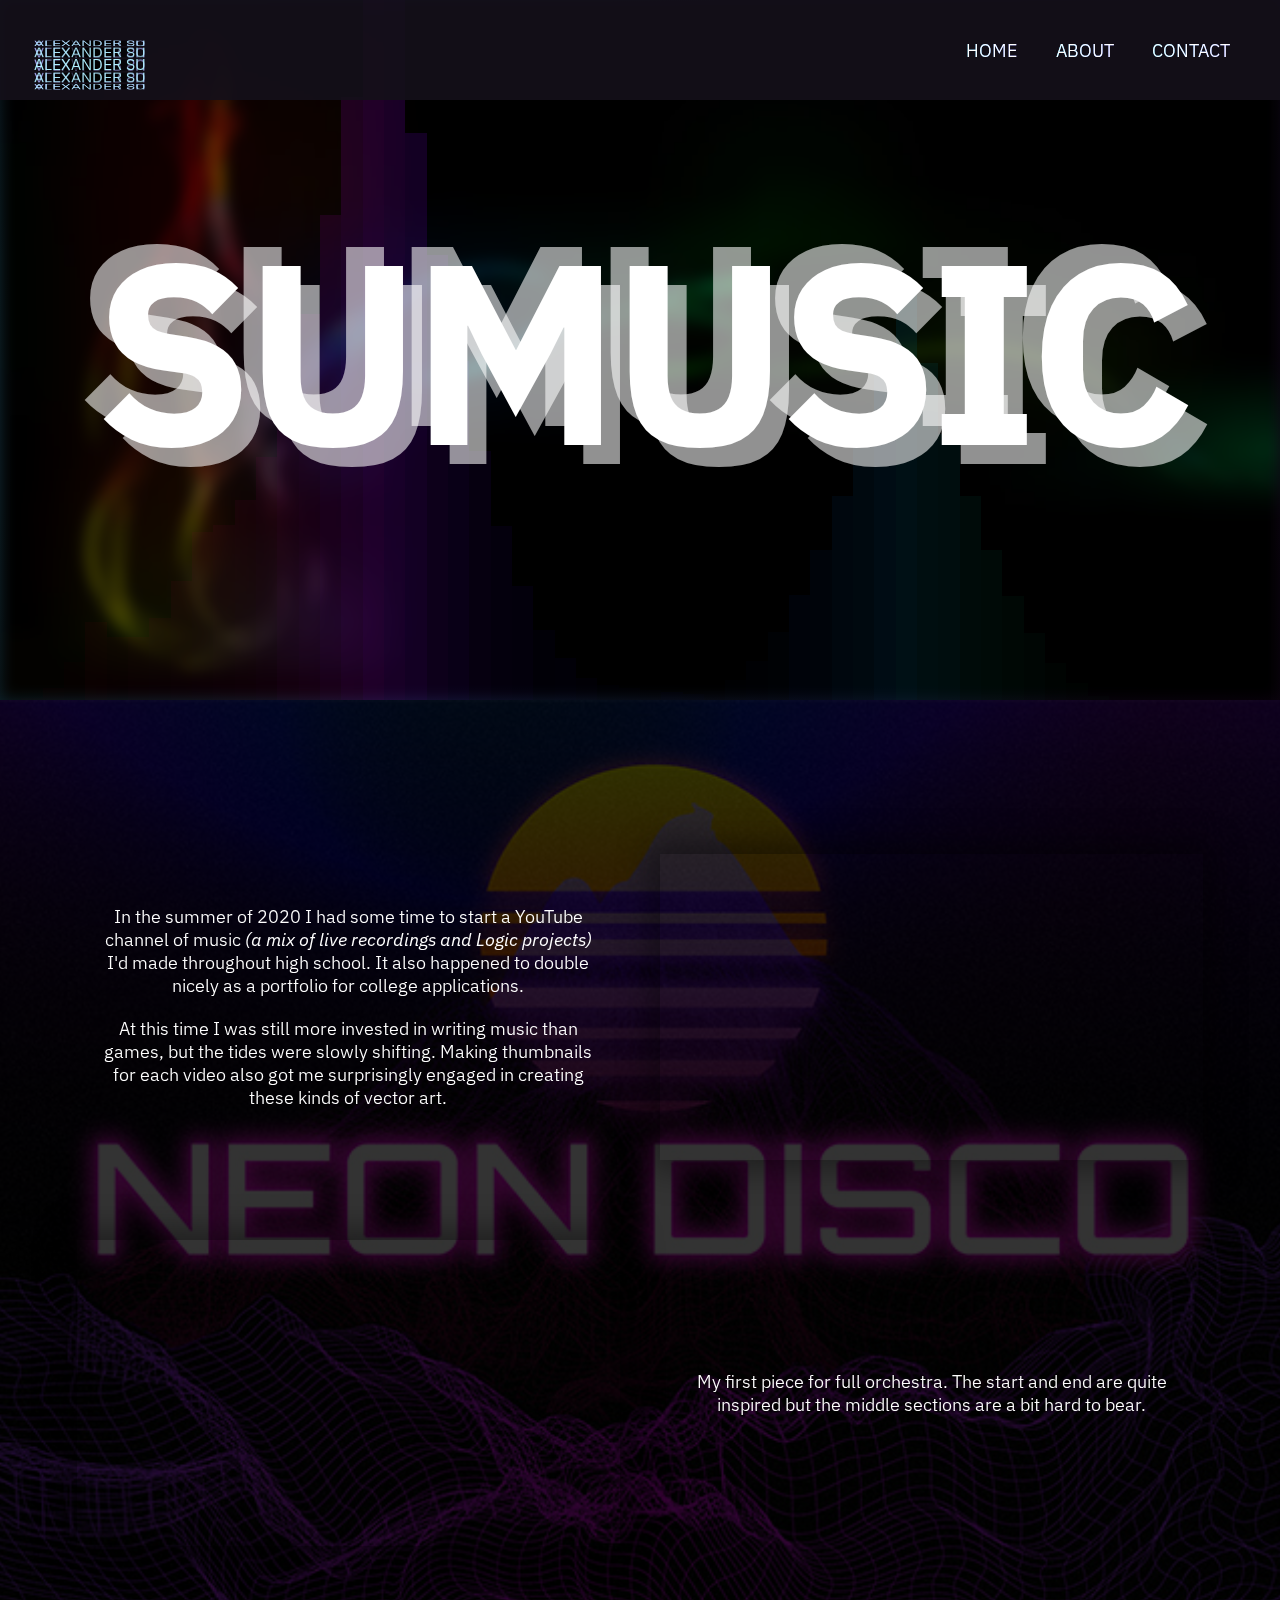
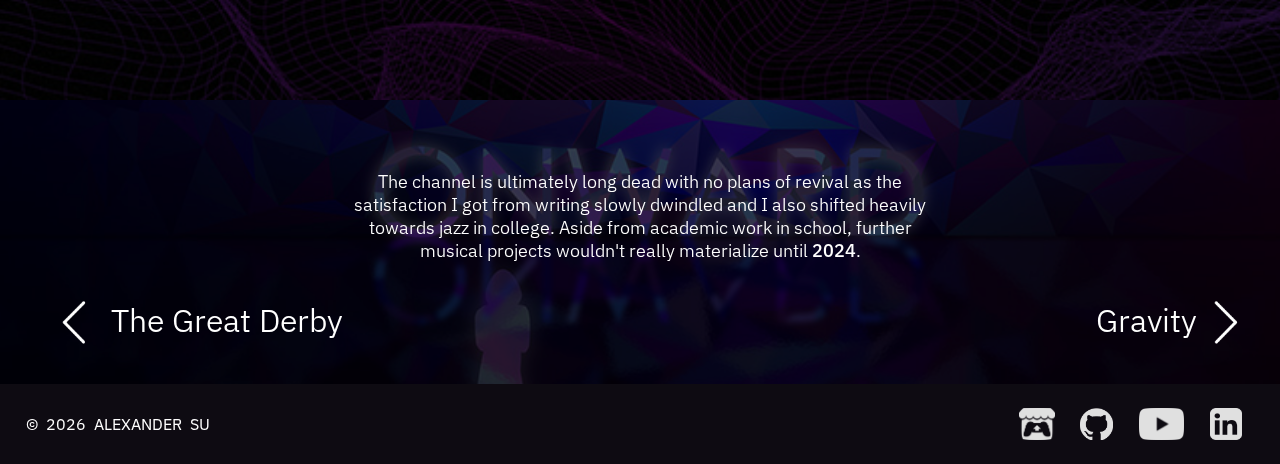
<file: src/ALongTimeAgo/Sumusic.html>
<!DOCTYPE html>
<html lang="en">

<head>
	<meta charset="UTF-8">
	<meta name="viewport" content="width=device-width, initial-scale=1.0">
	<title>Sumusic</title>


	<style>
		.hero-section::before {
			content: '';
			position: absolute;
			inset: 0;
			background: url('/assets/ALongTimeAgo/Sumusic/Wallpaper.jpg') center/cover no-repeat;
			filter: blur(8px);
			z-index: -1;
		}

		.hero-container {
			position: relative;
			width: 100%;
			display: flex;
			flex-direction: column;
			align-items: center;
			justify-content: center;
		}

		.hero-title-container {
			position: relative;
			z-index: 1;
		}

		.hero-title {
			font-size: clamp(80px, 20vw, 300px);
			font-weight: 700;
			letter-spacing: -0.04em;
			line-height: 0.85;
			text-transform: uppercase;
			color: white;
		}

		.hero-title-layer {
			position: absolute;
			top: 0;
			left: 0;
			font-size: clamp(80px, 20vw, 300px);
			font-weight: 700;
			letter-spacing: -0.04em;
			line-height: 0.85;
			text-transform: uppercase;
		}
		.hero-title-layer:nth-child(1) {
			color: #ffffff;
		}
		.hero-title-layer:nth-child(2) {
			color: #ffffff;
		}

		.equalizer {
			position: absolute;
			bottom: 0;
			left: 0;
			right: 0;
			display: flex;
			align-items: flex-end;
			height: 100%;
			gap: 0;
		}
		.eq-bar {
			flex: 1;
			background: rgb(77, 26, 26);
		}
	</style>

	<link rel="preconnect" href="https://fonts.googleapis.com">
	<link rel="preconnect" href="https://fonts.gstatic.com" crossorigin>
	<link href="https://fonts.googleapis.com/css2?family=IBM+Plex+Sans:ital,wght@0,100..700;1,100..700&display=swap" rel="stylesheet">
  <link rel="stylesheet" crossorigin href="/assets/baseStyle-BDs3jilJ.css">
</head>

<body style="font-family: 'IBM Plex Sans', sans-serif; font-weight: 350;">
	<header class="sticky-header">
    <nav>
        <a href="/" class="logo">
            <div class="container">
                <span style="--i:1;">ALEXANDER SU</span>
                <span style="--i:2;">ALEXANDER SU</span>
                <span style="--i:3;">ALEXANDER SU</span>
                <span style="--i:4;">ALEXANDER SU</span>
                <span style="--i:5;">ALEXANDER SU</span>
                <span style="--i:6;">ALEXANDER SU</span>
                <span style="--i:7;">ALEXANDER SU</span>
                <span style="--i:8;">ALEXANDER SU</span>
                <span style="--i:9;">ALEXANDER SU</span>
                <span style="--i:10;">ALEXANDER SU</span>
                <span style="--i:11;">ALEXANDER SU</span>
                <span style="--i:12;">ALEXANDER SU</span>
            </div>
        </a>
        <div class="links">
            <a href="/#.gallery">HOME</a>
            <a href="">ABOUT</a>
            <a href="">CONTACT</a>
        </div>
    </nav>
</header>

<style>
    .sticky-header {
        position: fixed;
        top: 0;
        left: 0;
        width: 100%;
        background-color: #141019e7;
        z-index: 11;
        pointer-events: none;
    }

    .sticky-header nav {
        height: 100px;
        padding: 0 clamp(20px, 4%, 50px) 0 60px;
        display: flex;
        justify-content: space-between;
    }

    .logo {
        display: flex;
        justify-content: center;
        align-items: center;
        margin-top: 30px;
        margin-left: 30px;
        pointer-events: auto;
    }
    .logo .container {
        transform-style: preserve-3d;
        animation: rotate 25s linear infinite;
    }
    .logo span {
        position: absolute;
        white-space: nowrap;
        transform-style: preserve-3d;
        transform: translate(-50%, -50%) rotateX(calc(var(--i) * 30deg)) translateZ(25px);
        font-size: 1em;
        color: color-mix(in hsl, 
        #aff2ff calc(50% + 50% * cos(calc(var(--i) * 30deg))), 
        #aeaeff calc(50% - 50% * cos(calc(var(--i) * 30deg)))
    );
        background: linear-gradient(90deg, transparent, rgb(0, 0, 0), transparent);
        line-height: 0.7em;
    }
    @keyframes rotate {
        0% { transform: perspective(200px) rotateX(0deg) rotate(25deg); }
        100% { transform: perspective(200px) rotateX(360deg) rotate(25deg); }
    }

    .links {
        display: flex;
        gap: clamp(10px, 3vw, 50px);
        align-items: center;
        position: relative;
        pointer-events: auto;
    }

    .links a {
        color: #ffffff;
        font-size: 18px;
        text-decoration: none;
        position: relative;
        background: linear-gradient(to right, rgb(0, 195, 255), rgb(65, 58, 255), rgb(8, 195, 255));
        background-size: 200% 100%;
        -webkit-background-clip: text;
        background-clip: text;
        transition: all 0.3s ease;
        --gradient-width: 0px;
    }
    .links a:hover {
        transform: scale(1.2);
        color: transparent;
        animation: gradientPan var(--animation-duration, 2s) linear infinite;
        font-weight: 500;
    }
    .links a::before {
        content: '';
        position: absolute;
        width: 110%;
        height: 2px;
        left: -5%;
        bottom: -5px;
        background: white;
        transform: scaleX(0);
        transform-origin: left;
        transition: transform 0.4s ease-out;
    }
    .links a:hover::before {
        transform: scaleX(1);
    }
    @keyframes gradientPan {
        to { background-position: var(--gradient-width, 100%) center; }
    }
</style>

<script>
	const stickyHeader = document.querySelector('.sticky-header');
	window.addEventListener('scroll', () => {
		const opacity = Math.max(0.8, 1 - window.scrollY / 2400);
		stickyHeader.style.backgroundColor = `rgba(20, 16, 25, ${opacity * 0.9})`;
	});

	document.querySelectorAll('.links a').forEach(link => {
		const width = link.offsetWidth;
		link.style.setProperty('--gradient-width', `${width * 2}px`);
		link.style.setProperty('--animation-duration', `${width * 0.025}s`);
	});
</script>

	<main>
		<section class="section hero-section" style="min-height: 700px; position: relative;">
			<div class="equalizer" id="equalizer"></div>
			<div class="hero-container">
				<div class="hero-title-container">
					<span class="hero-title-layer">Sumusic</span>
					<span class="hero-title-layer">Sumusic</span>
					<h1 class="hero-title">Sumusic</h1>
				</div>
			</div>
		</section>

		<section class="section" style="min-height: 1000px; background-image: url('/assets/ALongTimeAgo/Sumusic/NeonDisco.jpg'); padding: 40px 6vw; gap: 80px; flex-direction: column;">
			<div class="section-overlay" style="--overlay: 0.8"></div>

			<div style="display: flex; width: 100%; gap: 40px; z-index: 1;">
				<div class="section-text" style="flex: 1; flex-direction: column; justify-content: center; align-items: center; gap: 20px; font-size: 1.1em;">
					<p style="max-width: 500px; text-align: center;">
						In the summer of 2020 I had some time to start a YouTube channel of music
						<i style="font-weight: 400;">(a mix of live recordings and Logic projects)</i> I'd made throughout high school.
						It also happened to double nicely as a portfolio for college applications.
					</p>
					<p style="max-width: 500px; text-align: center;">
						At this time I was still more invested in writing music than games, but the tides were slowly shifting.
						Making thumbnails for each video also got me surprisingly engaged in creating these kinds of vector art.
					</p>
				</div>

				<div style="flex: 1; display: flex; align-items: center; justify-content: center;">
					<iframe
						width="100%"
						height="100%"
						style="max-width: 700px; aspect-ratio: 16/9; border: none; box-shadow: 0 0 30px 10px rgba(0, 0, 0, 0.4);"
						src="https://www.youtube.com/embed/SQpaODwex6c?loop=1&playlist=SQpaODwex6c&rel=0"
						allowfullscreen>
					</iframe>
				</div>
			</div>

			<div style="display: flex; width: 100%; gap: 40px; z-index: 1;">
				<div style="flex: 1; display: flex; align-items: center; justify-content: center;">
					<iframe
						width="100%"
						height="100%"
						style="max-width: 700px; aspect-ratio: 16/9; border: none; box-shadow: 0 0 30px 10px rgba(0, 0, 0, 0.4);"
						src="https://www.youtube.com/embed/CRFDl_9Rx-I?loop=1&playlist=CRFDl_9Rx-I&rel=0"
						allowfullscreen>
					</iframe>
				</div>

				<div class="section-text" style="flex: 1; flex-direction: column; justify-content: center; align-items: center; gap: 20px; font-size: 1.1em;">
					<p style="max-width: 500px; text-align: center;">
						My first piece for full orchestra. The start and end are quite inspired but the middle sections are a bit hard to bear.
					</p>
				</div>
			</div>
		</section>

		<section class="section" style="background-image: url('/assets/ALongTimeAgo/Sumusic/Onward.jpg'); flex-direction: column;">
			<div class="section-overlay" style="--overlay: 0.7"></div>
			<div class="section-text">
				<p style="max-width: 600px; text-align: center; font-size: 1.1em; padding: 70px 0 0 0">
					The channel is ultimately long dead with no plans of revival as the satisfaction I got from writing slowly dwindled and I also shifted heavily towards jazz in college.
					Aside from academic work in school, further musical projects wouldn't really materialize until 
					<a href="/src/2024/Jounterpoint.html" style="color: inherit; text-decoration: none; font-weight: 500;">2024</a>.
				</p>
			</div>

			<div style="width: 100%; z-index: 1;">
				<div class="nav-buttons">
	<a class="nav-button" href="/src/ALongTimeAgo/TheGreatDerby.html">
		<img class="chev-left" src="/assets/Home/chevron-left.png">
		<span>The Great Derby</span>
	</a>
	<a class="nav-button" href="/src/ALongTimeAgo/Gravity.html">
		<span>Gravity</span>
		<img class="chev-right" src="/assets/Home/chevron-right.png">
	</a>
</div>

<style>
	.nav-buttons {
		width: 100%;
		display: flex;
		justify-content: space-between;
		padding: 3%;
	}

	.nav-button {
		white-space: nowrap;
		text-decoration: none;
		color: rgb(255, 255, 255);
		font-size: clamp(24px, 2.5vw, 36px);
		display: flex;
		align-items: center;
		transition: all 0.3s ease;
	}
	.nav-button:hover {
		opacity: 0.7;
	}
	.nav-button img {
		height: clamp(36px, 3.5vw, 48px);
		padding: 0 5%;
	}
	.nav-button span {
		transform: translateY(-0.08em);
	}

	.chev-left,
	.chev-right {
		transition: all 0.3s ease;
	}

	.nav-button:hover .chev-left {
		animation: bounceLeft 1.6s ease-in-out infinite;
	}

	.nav-button:hover .chev-right {
		animation: bounceRight 1.6s ease-in-out infinite;
	}

	@keyframes bounceLeft {
		0%	{ transform: translateX(0); }
		25%	{ transform: translateX(-16%); }
		40%	{ transform: translateX(-5%); }
		65%	{ transform: translateX(-12%); }
		85%	{ transform: translateX(-3%); }
		100%	{ transform: translateX(0); }
	}

	@keyframes bounceRight {
		0%	{ transform: translateX(0); }
		25%	{ transform: translateX(16%); }
		40%	{ transform: translateX(5%); }
		65%	{ transform: translateX(12%); }
		85%	{ transform: translateX(3%); }
		100%	{ transform: translateX(0); }
	}
</style>
			</div>
		</section>
	</main>

	<footer class="footer">
    	<nav>
		<div class="copyright">
			<span style="--i:0">&copy; &nbsp;</span>
			<span style="--i:1">2</span>
			<span style="--i:2">0</span>
			<span style="--i:3">2</span>
			<span style="--i:4">6 &nbsp;</span>
			<span style="--i:5">A</span>
			<span style="--i:6">L</span>
			<span style="--i:7">E</span>
			<span style="--i:8">X</span>
			<span style="--i:9">A</span>
			<span style="--i:10">N</span>
			<span style="--i:11">D</span>
			<span style="--i:12">E</span>
			<span style="--i:13">R &nbsp;</span>
			<span style="--i:14">S</span>
			<span style="--i:15">U</span>
		</div>
	<div class="social-media">
		<a href="https://sualexander.itch.io" target="_blank" rel="noopener noreferrer">
			<img style="mask-image: url('/assets/Home/itch.png');">
		</a>
		<a href="https://github.com/sualexander" target="_blank" rel="noopener noreferrer">
			<img style="mask-image: url('/assets/Home/github.png');">
		</a>
		<a href="https://www.youtube.com/@alexandersu9397" target="_blank" rel="noopener noreferrer">
			<img style="mask-image: url('/assets/Home/youtube.png');">
		</a>
		<a href="https://www.linkedin.com/in/alexander-su-b9701824a" target="_blank" rel="noopener noreferrer">
			<img style="mask-image: url('/assets/Home/linkedin.png');">
		</a>
		</div>
	</nav>
</footer>

<script>
	document.querySelectorAll('.social-media img').forEach(img => {
		const computedStyle = window.getComputedStyle(img);
		const maskImage = computedStyle.maskImage;
		const imageUrl = maskImage.replace(/^url\(['"](.+)['"]\)$/, '$1');

		const temp = new Image();
		temp.src = imageUrl;
		temp.onload = () => {
			const aspectRatio = temp.naturalWidth / temp.naturalHeight;
			img.style.width = `${32 * aspectRatio}px`;
		};
	});
</script>

<style>
	.footer {
		background-color: #141019b3;
	}

	.footer nav {
		height: 80px;
		padding: 0 3% 0 2%;
		display: flex;
		justify-content: space-between;
	}

	.footer .copyright {
		display: flex;
		align-items: center;
	}
	.footer span {
		pointer-events: none;
		position: relative;
		display: inline-block;
		font-size: 16px;
		font-weight: 400;
		color: #fff;
		animation: flip 10s infinite;
		animation-delay: calc(0.08s * var(--i))
	}
	@keyframes flip {
		0%,80% { transform: rotateY(360deg) }
	}

	.social-media {
		display: flex;
		gap: 2vw;
		align-items: center;
	}

	.social-media a {
		height: 40%;
		display: flex;
		position: relative;
	}

	.social-media img {
		height: 100%;
		padding: 15px; /*hack for mask artifacts*/
		mask-size: contain;
		mask-repeat: no-repeat;
		mask-position: center;
		background: rgb(224, 224, 224);
		transition: all 0.5s ease;
	}
	.social-media img:hover {
		transform: scale(1.1);
		background: linear-gradient(to bottom, rgb(0, 200, 255), rgb(146, 13, 255), rgb(0, 200, 255));
		background-size: 100% 400%;
		animation: gradientPan2 3s linear infinite;
	}
	@keyframes gradientPan2 {
		0% { background-position: center 0%; }
		100% { background-position: center 130%; }
	}
</style>

	<script>
		//Title
		const titleLayers = document.querySelectorAll('.hero-title-layer');
		const layerOffsets = [
			{ x: -20, y: -20, maxOpacity: 0.6 },
			{ x: 20, y: 20, maxOpacity: 0.6 }
		];
		let pulseValue = 0;
		let pulseDirection = 1;
		let pulseSpeed = 0.02;
		let pulseScale = 1;

		//Bars
		const equalizer = document.getElementById('equalizer');
		const barCount = 60;
		const bars = [];
		const barData = [];

		for (let i = 0; i < barCount; i++) {
			const bar = document.createElement('div');
			bar.className = 'eq-bar';

			//Gradient
			const t = i / (barCount - 1);
			let r, g, b;
			if (t < 0.5) {
				const t2 = t * 2;
				r = Math.round(255 * (1 - t2));
				g = 0;
				b = Math.round(255 * t2);
			} else {
				const t2 = (t - 0.5) * 2;
				r = 0;
				g = Math.round(255 * t2);
				b = Math.round(255 * (1 - t2));
			}
			bar.style.background = `rgb(${r}, ${g}, ${b})`;

			equalizer.appendChild(bar);
			bars.push(bar);
			barData.push({
				height: 0,
				velocity: 0,
				baseOpacity: Math.random() * 0.02
			});
		}

		let nextBeat = 0;

		function triggerBeat() {
			const center = Math.floor(Math.random() * barCount);
			const width = 3 + Math.floor(Math.random() * 12);
			const intensity = Math.random() * 16;

			for (let i = 0; i < barCount; i++) {
				const dist = Math.abs(i - center);
				if (dist < width) {
					const falloff = 1 - (dist / width);
					barData[i].velocity += intensity * falloff * falloff;
				}
			}
		}

		function animate() {
			nextBeat--;
			if (nextBeat <= 0) {
				triggerBeat();
				nextBeat = 8 + Math.floor(Math.random() * 25);
			}

			if (Math.random() < 0.03) {
				triggerBeat();
			}

			bars.forEach((bar, i) => {
				const data = barData[i];

				data.height += data.velocity;
				data.velocity *= 0.92;
				data.height *= 0.95;

				data.height = Math.max(0, data.height);

				const opacity = data.baseOpacity + (data.height / 50) * 0.12;

				bar.style.height = `${data.height}%`;
				bar.style.opacity = opacity;
			});

			//Title pulsing
			pulseValue += pulseDirection * pulseSpeed;

			if (pulseValue >= 1) {
				pulseValue = 1;
				pulseDirection = -1;
				pulseSpeed = 0.02 + Math.random() * 0.025;
			} else if (pulseValue <= 0) {
				pulseValue = 0;
				pulseDirection = 1;
				pulseSpeed = 0.02 + Math.random() * 0.025;
				pulseScale = 0.2 + Math.random() * 1.5;
			}

			const easedPulse = pulseValue < 0.5
				? 2 * pulseValue * pulseValue
				: 1 - Math.pow(-2 * pulseValue + 2, 2) / 2;

			titleLayers.forEach((layer, i) => {
				const offset = layerOffsets[i];
				const x = offset.x * easedPulse * pulseScale;
				const y = offset.y * easedPulse * pulseScale;
				layer.style.transform = `translate(${x}px, ${y}px)`;
				layer.style.opacity = offset.maxOpacity * easedPulse;
			});

			requestAnimationFrame(animate);
		}

		animate();
	</script>
</body>
</html>
</file>
<file: assets/YeastFeast-Dfr37TDV.css>
*{margin:0;padding:0;box-sizing:border-box}body{font-family:Special Elite,serif;font-weight:400;background-color:#000}body:before{content:"";position:fixed;top:-50%;left:-50%;width:200%;height:200%;background:radial-gradient(circle at 30% 50%,#41a2c54d,#0e1e2d00 50%),radial-gradient(circle at 70% 50%,#57126c33,#0e1e2d00 50%),radial-gradient(circle at 50% 30%,#0f265b4d,#0e1e2d00 50%);animation:flowEffect 69s ease-in-out infinite,pulseEffect 42s ease-in-out infinite;transform-origin:center;z-index:-1}@keyframes flowEffect{0%{transform:rotate(0) scale(1)}33%{transform:rotate(120deg) scale(1.2)}66%{transform:rotate(240deg) scale(.8)}to{transform:rotate(360deg) scale(1)}}@keyframes pulseEffect{0%,to{filter:brightness(.9) saturate(1)}50%{filter:brightness(1) saturate(1.25)}85%{filter:brightness(.5) saturate(1)}}.banner{height:100vh;position:relative;overflow:hidden}.banner img{display:block;height:100%;width:100%;object-fit:cover}.banner .title{position:absolute;width:50%;display:flex;flex-direction:column;margin:10% 5%;color:#fff;z-index:2;pointer-events:none}.banner .name{font-size:5vw}.banner .subtitle{padding-top:1%;font-size:1.3vw;color:#e2e2e2}.content{position:relative}.grid-container{position:fixed;top:0;left:0;display:grid;height:100vh;width:100%;overflow:hidden;z-index:-1}.content-header{display:flex;justify-content:space-between;align-items:flex-start;padding-top:5%}.content-header .title{text-align:left;margin-left:5%}.content-header .subtitle{font-size:1.5vw;color:#fff}.morph{filter:url(#threshold) blur(.6px)}#text1,#text2{position:absolute;width:100%;display:inline-block;font-size:5vw;color:#000;text-align:center;-webkit-user-select:none;user-select:none}.download-links{position:relative;margin:4% 8% 0 0;display:flex;flex-direction:column;justify-content:center;align-items:center}.download-links a{padding:12% 0;text-decoration:none;font-size:1.5vw;color:#fff;transition:all .3s ease-in-out}.download-links a:hover{color:#c20000;transform:scale(1.1)}.download-links p{position:absolute;pointer-events:none;animation:circleRotate 24s linear infinite}.download-links span{position:absolute;translate:0 -8vw;transform-origin:0 8vw;font-size:1.5vw;color:#0000003e}@Keyframes circleRotate{0%{transform:rotate(-360deg)}to{transform:rotate(0)}}.screenshot{height:fit-content;width:32vw;position:relative;padding:2vw 2vw 4vw;background-color:#ffffff40}.screenshot.one{margin-left:4vw;margin-top:2vw}.screenshot.two{margin-left:48vw;margin-top:8vw}.screenshot.three{margin-left:28vw;margin-top:16vw}.screenshot img{height:100%;width:100%;top:0;left:0;object-fit:cover}.nav-buttons{display:flex;justify-content:space-between;padding:2% 3%}.nav-button{white-space:nowrap;text-decoration:none;color:#fff;font-size:2vw;display:flex;align-items:center;transition:all .3s ease}.nav-button img{height:2.8vw;padding:0 4%}.nav-button:hover{opacity:.6}.chev-left,.chev-right{transition:all .3s ease}.nav-button:hover .chev-left{animation:bounceLeft 1s ease-in-out infinite}.nav-button:hover .chev-right{animation:bounceRight 1s ease-in-out infinite}@keyframes bounceLeft{0%{transform:translate(0)}25%{transform:translate(-40%)}40%{transform:translate(-15%)}65%{transform:translate(-25%)}85%{transform:translate(-8%)}to{transform:translate(0)}}@keyframes bounceRight{0%{transform:translate(0)}25%{transform:translate(40%)}40%{transform:translate(15%)}65%{transform:translate(25%)}85%{transform:translate(8%)}to{transform:translate(0)}}.name:before,.name:after{content:attr(data-text);position:absolute;left:0}.name:before{animation:glitchTop 1.7s linear infinite;clip-path:polygon(0 0,100% 0,100% 33%,0 33%);-webkit-clip-path:polygon(0 0,100% 0,100% 33%,0 33%)}.name:after{animation:glitchBottom 2.3s linear infinite;clip-path:polygon(0 67%,100% 67%,100% 100%,0 100%);-webkit-clip-path:polygon(0 67%,100% 67%,100% 100%,0 100%)}@keyframes glitchTop{2%,64%{transform:translate(2px,-2px)}4%,60%{transform:translate(-2px,2px)}62%{transform:translate(13px,-1px) skew(-13deg)}}@keyframes glitchBottom{2%,64%{transform:translate(-2px)}4%,60%{transform:translate(-2px)}62%{transform:translate(-22px,5px) skew(21deg)}}@keyframes glitch{2%,64%{transform:translate(2px) skew(0)}4%,60%{transform:translate(-2px) skew(0)}62%{transform:translate(0) skew(5deg)}}
</file>
<file: assets/baseStyle-BDs3jilJ.css>
*{margin:0;padding:0;box-sizing:border-box}html{scrollbar-color:#5e5e5e #252525dc}body{font-family:Rubik,sans-serif;font-weight:400;background-color:#000}body:before{content:"";position:fixed;top:-50%;left:-50%;width:200%;height:200%;background:radial-gradient(circle at 30% 50%,#41a2c54d,#0e1e2d00 50%),radial-gradient(circle at 70% 50%,#57126c33,#0e1e2d00 50%),radial-gradient(circle at 50% 30%,#0f265b4d,#0e1e2d00 50%);animation:flowEffect 69s ease-in-out infinite,pulseEffect 42s ease-in-out infinite;transform-origin:center;z-index:-1}@keyframes flowEffect{0%{transform:rotate(0) scale(1)}33%{transform:rotate(120deg) scale(1.2)}66%{transform:rotate(240deg) scale(.8)}to{transform:rotate(360deg) scale(1)}}@keyframes pulseEffect{0%,to{filter:brightness(.9) saturate(1)}50%{filter:brightness(1) saturate(1.25)}85%{filter:brightness(.5) saturate(1)}}.section{width:100%;position:relative;display:flex;align-items:center;justify-content:center;background-size:cover;background-position:center;color:#fff}.section-overlay{position:absolute;top:0;left:0;width:100%;height:100%;background-color:rgba(0,0,0,var(--overlay, .4));z-index:0}.section-text{position:relative;z-index:1;display:flex;align-items:center}.button{text-decoration:none;color:#fff;transition:all .3s ease}.button:hover{transform:scale(1.05);filter:brightness(.9)}pre.shiki{padding:1em;font-size:.8em;line-height:1.5;display:inline-block;min-width:100%}pre.shiki code{font-family:Consolas}pre.shiki .line-number{color:#6e7681;-webkit-user-select:none;user-select:none;margin-right:1em}
</file>
<file: assets/baseStyle-Dd8O5InU.css>
*{margin:0;padding:0;box-sizing:border-box}body{font-family:Rubik,sans-serif;font-weight:400;background-color:#000}body:before{content:"";position:fixed;top:-50%;left:-50%;width:200%;height:200%;background:radial-gradient(circle at 30% 50%,#41a2c54d,#0e1e2d00 50%),radial-gradient(circle at 70% 50%,#57126c33,#0e1e2d00 50%),radial-gradient(circle at 50% 30%,#0f265b4d,#0e1e2d00 50%);animation:flowEffect 69s ease-in-out infinite,pulseEffect 42s ease-in-out infinite;transform-origin:center;z-index:-1}@keyframes flowEffect{0%{transform:rotate(0) scale(1)}33%{transform:rotate(120deg) scale(1.2)}66%{transform:rotate(240deg) scale(.8)}to{transform:rotate(360deg) scale(1)}}@keyframes pulseEffect{0%,to{filter:brightness(.9) saturate(1)}50%{filter:brightness(1) saturate(1.25)}85%{filter:brightness(.5) saturate(1)}}.section{width:100%;min-height:var(--height, 100vh);position:relative;display:flex;align-items:center;justify-content:center;background-size:cover;background-position:center;color:#fff}.section-overlay{position:absolute;top:0;left:0;width:100%;height:100%;background-color:rgba(0,0,0,var(--overlay, .4));z-index:0}.section-text{position:relative;z-index:1;display:flex;align-items:center}.button{text-decoration:none;color:#fff;transition:all .3s ease}.button:hover{transform:scale(1.05);filter:brightness(.9)}pre.shiki{padding:1em;overflow-x:auto;font-size:.8em;line-height:1.5}pre.shiki code{font-family:Consolas}pre.shiki .line-number{color:#6e7681;-webkit-user-select:none;user-select:none;margin-right:1em}
</file>
